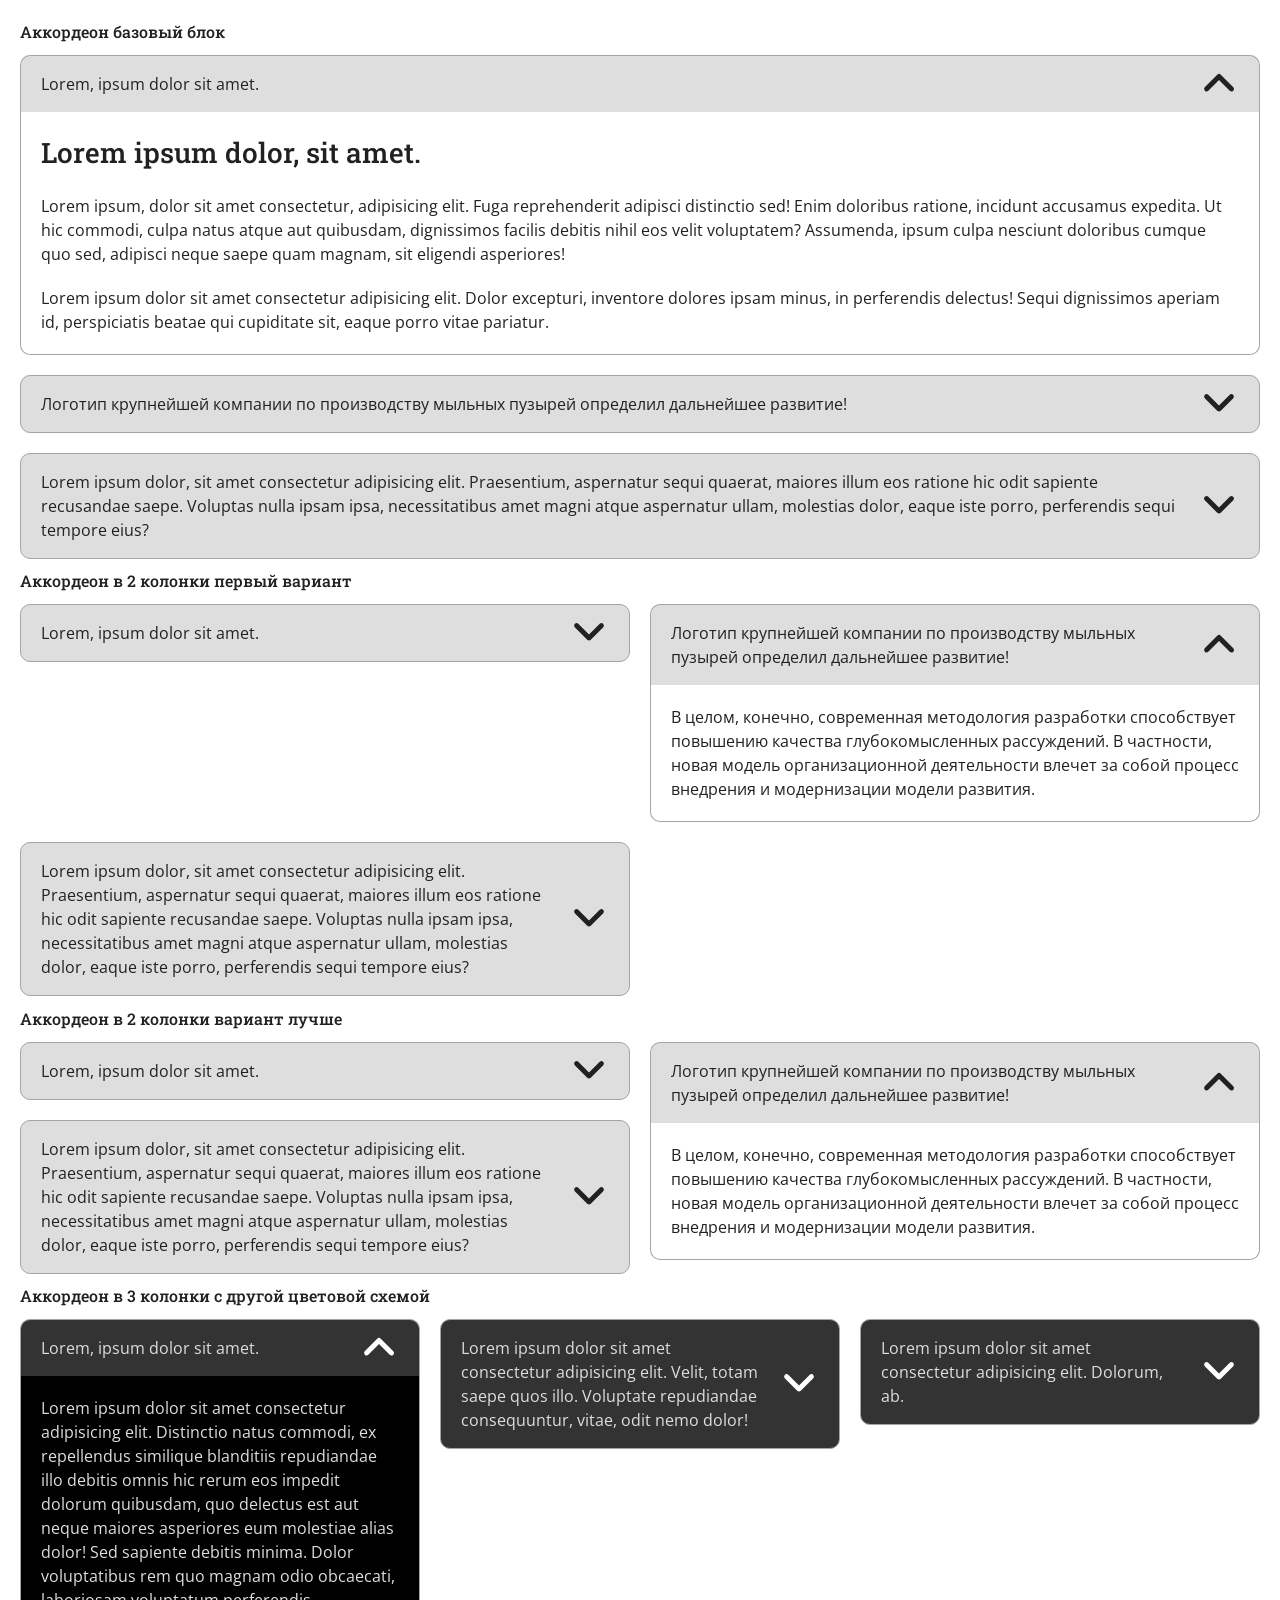
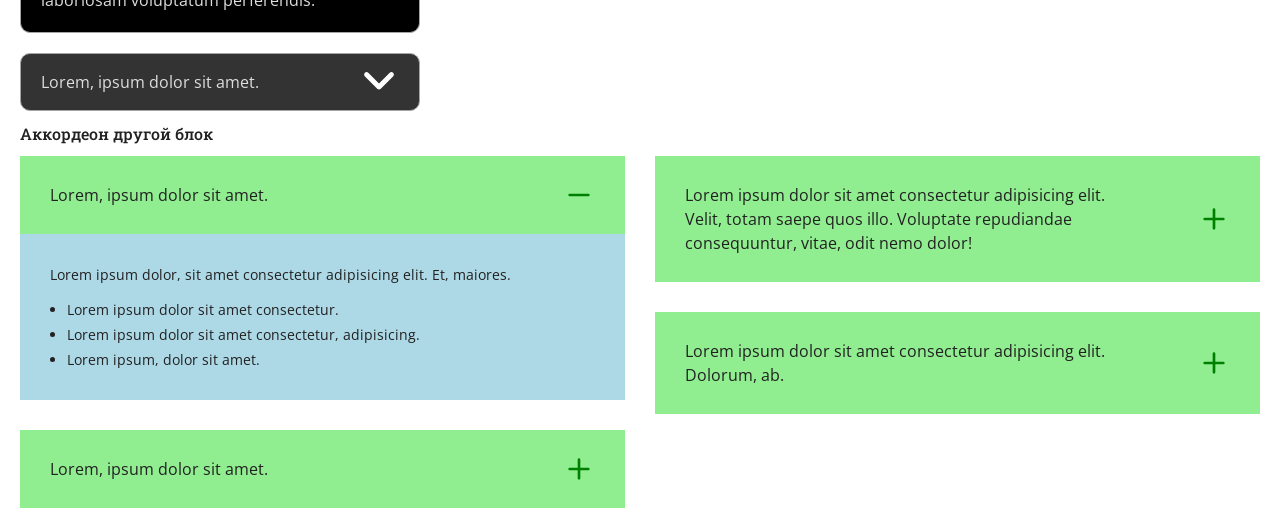
<file: accordion/index.html>
<!DOCTYPE html>
<html lang="en">
<head>
  <title>Accordion</title>
  <meta charset="UTF-8">
  <meta name="viewport" content="width=device-width, initial-scale=1.0">
  <link rel="stylesheet" href="css/normalize.css">
  <link rel="stylesheet" href="css/fonts.css">
  <link rel="stylesheet" href="css/base.css">
  <link rel="stylesheet" href="css/main.css">
  <link rel="stylesheet" href="css/groups.css">
</head>
<body class="p-1ob cq--acc">
  <div class="h1">Аккордеон базовый блок</div>
  <div class="acc-1">
    <details class="acc-1__item" open>
      <summary class="acc-1__head">Lorem, ipsum dolor sit amet.</summary>
      <div class="acc-1__body">
        <h2>Lorem ipsum dolor, sit amet.</h2>
        <p>Lorem ipsum, dolor sit amet consectetur, adipisicing elit. Fuga reprehenderit adipisci distinctio sed! Enim doloribus ratione, incidunt accusamus expedita. Ut hic commodi, culpa natus atque aut quibusdam, dignissimos facilis debitis nihil eos velit voluptatem? Assumenda, ipsum culpa nesciunt doloribus cumque quo sed, adipisci neque saepe quam magnam, sit eligendi asperiores!</p>
        <p>Lorem ipsum dolor sit amet consectetur adipisicing elit. Dolor excepturi, inventore dolores ipsam minus, in perferendis delectus! Sequi dignissimos aperiam id, perspiciatis beatae qui cupiditate sit, eaque porro vitae pariatur.</p>
      </div>
    </details>
    <details class="acc-1__item">
      <summary class="acc-1__head">Логотип крупнейшей компании по производству мыльных пузырей определил дальнейшее развитие!</summary>
      <div class="acc-1__body">В целом, конечно, современная методология разработки способствует повышению качества глубокомысленных рассуждений. В частности, новая модель организационной деятельности влечет за собой процесс внедрения и модернизации модели развития.</div>
    </details>
    <details class="acc-1__item">
      <summary class="acc-1__head">Lorem ipsum dolor, sit amet consectetur adipisicing elit. Praesentium, aspernatur sequi quaerat, maiores illum eos ratione hic odit sapiente recusandae saepe. Voluptas nulla ipsam ipsa, necessitatibus amet magni atque aspernatur ullam, molestias dolor, eaque iste porro, perferendis sequi tempore eius?</summary>
      <div class="acc-1__body">
        <p>Lorem ipsum dolor, sit amet consectetur adipisicing elit. Et, maiores.</p>
        <ul>
          <li>Lorem ipsum dolor sit amet consectetur.</li>
          <li>Lorem ipsum dolor sit amet consectetur, adipisicing.</li>
          <li>Lorem ipsum, dolor sit amet.</li>
        </ul>
        <p>Lorem ipsum dolor sit amet consectetur adipisicing elit. Quidem, fuga!</p>
        <ol>
          <li>Lorem ipsum dolor, sit amet.</li>
          <li>Lorem, ipsum dolor sit amet consectetur.</li>
          <li>Lorem ipsum dolor sit, amet consectetur adipisicing.</li>
        </ol>
      </div>
    </details>
  </div>
  <div class="h1">Аккордеон в 2 колонки первый вариант</div>
  <div class="acc-1 acc-1_col-2">
    <details class="acc-1__item">
      <summary class="acc-1__head">Lorem, ipsum dolor sit amet.</summary>
      <div class="acc-1__body">
        <h2>Lorem ipsum dolor, sit amet.</h2>
        <p>Lorem ipsum, dolor sit amet consectetur, adipisicing elit. Fuga reprehenderit adipisci distinctio sed! Enim doloribus ratione, incidunt accusamus expedita. Ut hic commodi, culpa natus atque aut quibusdam, dignissimos facilis debitis nihil eos velit voluptatem? Assumenda, ipsum culpa nesciunt doloribus cumque quo sed, adipisci neque saepe quam magnam, sit eligendi asperiores!</p>
        <p>Lorem ipsum dolor sit amet consectetur adipisicing elit. Dolor excepturi, inventore dolores ipsam minus, in perferendis delectus! Sequi dignissimos aperiam id, perspiciatis beatae qui cupiditate sit, eaque porro vitae pariatur.</p>
      </div>
    </details>
    <details class="acc-1__item" open>
      <summary class="acc-1__head">Логотип крупнейшей компании по производству мыльных пузырей определил дальнейшее развитие!</summary>
      <div class="acc-1__body">В целом, конечно, современная методология разработки способствует повышению качества глубокомысленных рассуждений. В частности, новая модель организационной деятельности влечет за собой процесс внедрения и модернизации модели развития.</div>
    </details>
    <details class="acc-1__item">
      <summary class="acc-1__head">Lorem ipsum dolor, sit amet consectetur adipisicing elit. Praesentium, aspernatur sequi quaerat, maiores illum eos ratione hic odit sapiente recusandae saepe. Voluptas nulla ipsam ipsa, necessitatibus amet magni atque aspernatur ullam, molestias dolor, eaque iste porro, perferendis sequi tempore eius?</summary>
      <div class="acc-1__body">
        <p>Lorem ipsum dolor, sit amet consectetur adipisicing elit. Et, maiores.</p>
        <ul>
          <li>Lorem ipsum dolor sit amet consectetur.</li>
          <li>Lorem ipsum dolor sit amet consectetur, adipisicing.</li>
          <li>Lorem ipsum, dolor sit amet.</li>
        </ul>
        <p>Lorem ipsum dolor sit amet consectetur adipisicing elit. Quidem, fuga!</p>
        <ol>
          <li>Lorem ipsum dolor, sit amet.</li>
          <li>Lorem, ipsum dolor sit amet consectetur.</li>
          <li>Lorem ipsum dolor sit, amet consectetur adipisicing.</li>
        </ol>
      </div>
    </details>
  </div>
  <div class="h1">Аккордеон в 2 колонки вариант лучше</div>
  <div class="acc-1 acc-1_col-2">
    <div class="acc-1__col">
      <details class="acc-1__item">
        <summary class="acc-1__head">Lorem, ipsum dolor sit amet.</summary>
        <div class="acc-1__body">
          <h2>Lorem ipsum dolor, sit amet.</h2>
          <p>Lorem ipsum, dolor sit amet consectetur, adipisicing elit. Fuga reprehenderit adipisci distinctio sed! Enim doloribus ratione, incidunt accusamus expedita. Ut hic commodi, culpa natus atque aut quibusdam, dignissimos facilis debitis nihil eos velit voluptatem? Assumenda, ipsum culpa nesciunt doloribus cumque quo sed, adipisci neque saepe quam magnam, sit eligendi asperiores!</p>
          <p>Lorem ipsum dolor sit amet consectetur adipisicing elit. Dolor excepturi, inventore dolores ipsam minus, in perferendis delectus! Sequi dignissimos aperiam id, perspiciatis beatae qui cupiditate sit, eaque porro vitae pariatur.</p>
        </div>
      </details>
      <details class="acc-1__item">
        <summary class="acc-1__head">Lorem ipsum dolor, sit amet consectetur adipisicing elit. Praesentium, aspernatur sequi quaerat, maiores illum eos ratione hic odit sapiente recusandae saepe. Voluptas nulla ipsam ipsa, necessitatibus amet magni atque aspernatur ullam, molestias dolor, eaque iste porro, perferendis sequi tempore eius?</summary>
        <div class="acc-1__body">
          <p>Lorem ipsum dolor, sit amet consectetur adipisicing elit. Et, maiores.</p>
          <ul>
            <li>Lorem ipsum dolor sit amet consectetur.</li>
            <li>Lorem ipsum dolor sit amet consectetur, adipisicing.</li>
            <li>Lorem ipsum, dolor sit amet.</li>
          </ul>
          <p>Lorem ipsum dolor sit amet consectetur adipisicing elit. Quidem, fuga!</p>
          <ol>
            <li>Lorem ipsum dolor, sit amet.</li>
            <li>Lorem, ipsum dolor sit amet consectetur.</li>
            <li>Lorem ipsum dolor sit, amet consectetur adipisicing.</li>
          </ol>
        </div>
      </details>
    </div>
    <div class="acc-1__col">
      <details class="acc-1__item" open>
        <summary class="acc-1__head">Логотип крупнейшей компании по производству мыльных пузырей определил дальнейшее развитие!</summary>
        <div class="acc-1__body">В целом, конечно, современная методология разработки способствует повышению качества глубокомысленных рассуждений. В частности, новая модель организационной деятельности влечет за собой процесс внедрения и модернизации модели развития.</div>
      </details>
    </div>
  </div>
  <div class="h1">Аккордеон в 3 колонки с другой цветовой схемой</div>
  <div class="acc-1 acc-1_col-3 acc-1_dark">
    <div class="acc-1__col">
      <details class="acc-1__item" open>
        <summary class="acc-1__head">Lorem, ipsum dolor sit amet.</summary>
        <div class="acc-1__body">Lorem ipsum dolor sit amet consectetur adipisicing elit. Distinctio natus commodi, ex repellendus similique blanditiis repudiandae illo debitis omnis hic rerum eos impedit dolorum quibusdam, quo delectus est aut neque maiores asperiores eum molestiae alias dolor! Sed sapiente debitis minima. Dolor voluptatibus rem quo magnam odio obcaecati, laboriosam voluptatum perferendis.</div>
      </details>
      <details class="acc-1__item">
        <summary class="acc-1__head">Lorem, ipsum dolor sit amet.</summary>
        <div class="acc-1__body">Lorem ipsum dolor sit amet consectetur adipisicing elit. Distinctio natus commodi, ex repellendus similique blanditiis repudiandae illo debitis omnis hic rerum eos impedit dolorum quibusdam, quo delectus est aut neque maiores asperiores eum molestiae alias dolor! Sed sapiente debitis minima. Dolor voluptatibus rem quo magnam odio obcaecati, laboriosam voluptatum perferendis.</div>
      </details>
    </div>
    <div class="acc-1__col">
      <details class="acc-1__item">
        <summary class="acc-1__head">Lorem ipsum dolor sit amet consectetur adipisicing elit. Velit, totam saepe quos illo. Voluptate repudiandae consequuntur, vitae, odit nemo dolor!</summary>
        <div class="acc-1__body">Lorem ipsum dolor sit amet consectetur adipisicing elit. Quidem minima corrupti at facere eaque quo, error cumque ad voluptatem ducimus modi consequuntur! Eos, modi nihil tenetur et dignissimos, ullam doloribus.</div>
      </details>
    </div>
    <div class="acc-1__col">
      <details class="acc-1__item">
        <summary class="acc-1__head">Lorem ipsum dolor sit amet consectetur adipisicing elit. Dolorum, ab.</summary>
        <div class="acc-1__body  bg-color-green">Lorem, ipsum dolor sit amet consectetur adipisicing elit. Vero ullam nemo consectetur deserunt, temporibus ducimus reiciendis odit quasi exercitationem et. Iusto doloribus optio quis aspernatur. Reiciendis atque voluptatum, incidunt in ipsam, totam perferendis, a illo dolore quo alias harum quis.</div>
      </details>
    </div>
  </div>
  <div class="h1">Аккордеон другой блок</div>
  <div class="acc-2 acc-2_col-2">
    <div class="acc-2__col">
      <details class="acc-2__item" open>
        <summary class="acc-2__head">Lorem, ipsum dolor sit amet.</summary>
        <div class="acc-2__body">
          <p>Lorem ipsum dolor, sit amet consectetur adipisicing elit. Et, maiores.</p>
          <ul>
            <li>Lorem ipsum dolor sit amet consectetur.</li>
            <li>Lorem ipsum dolor sit amet consectetur, adipisicing.</li>
            <li>Lorem ipsum, dolor sit amet.</li>
          </ul>
        </div>
      </details>
      <details class="acc-2__item">
        <summary class="acc-2__head">Lorem, ipsum dolor sit amet.</summary>
        <div class="acc-2__body">Lorem ipsum dolor sit amet consectetur adipisicing elit. Distinctio natus commodi, ex repellendus similique blanditiis repudiandae illo debitis omnis hic rerum eos impedit dolorum quibusdam, quo delectus est aut neque maiores asperiores eum molestiae alias dolor! Sed sapiente debitis minima. Dolor voluptatibus rem quo magnam odio obcaecati, laboriosam voluptatum perferendis.</div>
      </details>
    </div>
    <div class="acc-2__col">
      <details class="acc-2__item">
        <summary class="acc-2__head">Lorem ipsum dolor sit amet consectetur adipisicing elit. Velit, totam saepe quos illo. Voluptate repudiandae consequuntur, vitae, odit nemo dolor!</summary>
        <div class="acc-2__body">
          <h2>Lorem ipsum dolor, sit amet.</h2>
          <p>Lorem ipsum, dolor sit amet consectetur, adipisicing elit. Fuga reprehenderit adipisci distinctio sed! Enim doloribus ratione, incidunt accusamus expedita. Ut hic commodi, culpa natus atque aut quibusdam, dignissimos facilis debitis nihil eos velit voluptatem? Assumenda, ipsum culpa nesciunt doloribus cumque quo sed, adipisci neque saepe quam magnam, sit eligendi asperiores!</p>
        </div>
      </details>
      <details class="acc-2__item">
        <summary class="acc-2__head">Lorem ipsum dolor sit amet consectetur adipisicing elit. Dolorum, ab.</summary>
        <div class="acc-2__body">Lorem, ipsum dolor sit amet consectetur adipisicing elit. Vero ullam nemo consectetur deserunt, temporibus ducimus reiciendis odit quasi exercitationem et. Iusto doloribus optio quis aspernatur. Reiciendis atque voluptatum, incidunt in ipsam, totam perferendis, a illo dolore quo alias harum quis.</div>
      </details>
    </div>
  </div>
</body>
</html>
</file>
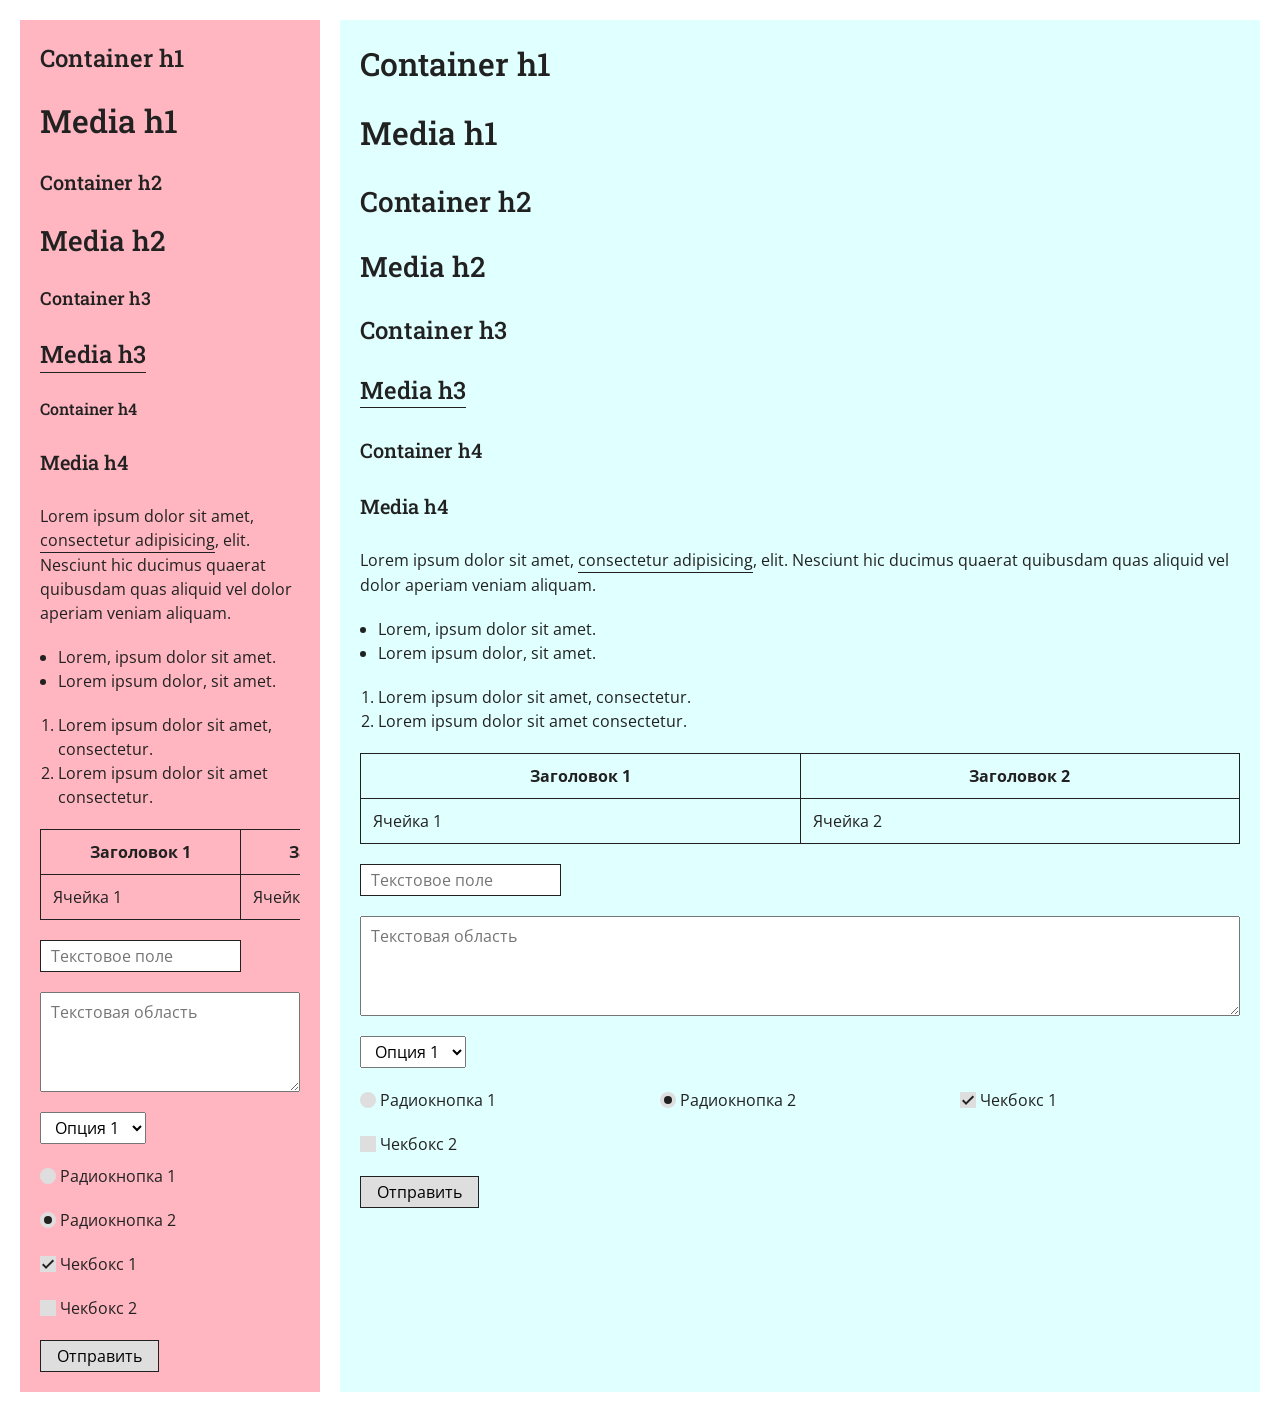
<file: acss/index.html>
<!DOCTYPE html>
<html lang="en">
<head>
	<meta charset="UTF-8">
	<meta name="viewport" content="width=device-width, initial-scale=1.0">
	<title>ACSS Example</title>
  <link rel="stylesheet" href="css/normalize.css">
  <link rel="stylesheet" href="css/fonts.css">
  <link rel="stylesheet" href="css/base.css">
  <link rel="stylesheet" href="css/main.css">
  <link rel="stylesheet" href="css/groups.css">
</head>
<body class="p-1ob">
  <div class="grid-main">
    <aside class="grid-main__aside aside cq--h">
    	<h1 class="h1">Container h1</h1>
    	<h1>Media h1</h1>
    	<h2 class="h2">Container h2</h2>
    	<h2>Media h2</h2>
    	<h3 class="h3">Container h3</h3>
    	<h3><a href="#">Media h3</a></h3>
    	<h4 class="h4">Container h4</h4>
    	<h4>Media h4</h4>
    	<p>Lorem ipsum dolor sit amet, <a href="#">consectetur adipisicing</a>, elit. Nesciunt hic ducimus quaerat quibusdam quas aliquid vel dolor aperiam veniam aliquam.</p>
    	<ul>
    		<li>Lorem, ipsum dolor sit amet.</li>
    		<li>Lorem ipsum dolor, sit amet.</li>
    	</ul>
    	<ol>
    		<li>Lorem ipsum dolor sit amet, consectetur.</li>
    		<li>Lorem ipsum dolor sit amet consectetur.</li>
    	</ol>
    	<div class="overflow-auto">
	    	<table class="min-w-400px">
	    		<tr>
	    			<th>Заголовок 1</th>
	    			<th>Заголовок 2</th>
	    		</tr>
	    		<tr>
	    			<td>Ячейка 1</td>
	    			<td>Ячейка 2</td>
	    		</tr>
	    	</table>
    	</div>
    	<form class="layout-250 flex-column-gap-1ob ai-start" action="#" method="post">
    		<input name="text" type="text" placeholder="Текстовое поле">
    		<textarea name="comment" placeholder="Текстовая область"></textarea>
    		<select name="select">
    			<option value="option-1">Опция 1</option>
    			<option value="option-2">Опция 2</option>
    			<option value="option-3">Опция 3</option>
    		</select>
    		<div class="layout-250__cols-4 as-stretch">
	    		<input id="radio-1" type="radio" name="radio" value="value-radio-1">
	  			<label for="radio-1">Радиокнопка 1</label>
	  			<input id="radio-2" type="radio" name="radio" value="value-radio-2" checked>
	  			<label for="radio-2">Радиокнопка 2</label>
	    		<input id="checkbox-1" type="checkbox" name="checkbox-section1[]" value="value-checkbox-1" checked>
  				<label for="checkbox-1">Чекбокс 1</label>
  				<input id="checkbox-2" type="checkbox" name="checkbox-section1[]" value="value-checkbox-2">
  				<label for="checkbox-2">Чекбокс 2</label>
    		</div>
    		<input type="submit" value="Отправить">
    	</form>
    </aside>
    <main class="grid-main__main main cq--h">
    	<h1 class="h1">Container h1</h1>
    	<h1>Media h1</h1>
    	<h2 class="h2">Container h2</h2>
    	<h2>Media h2</h2>
    	<h3 class="h3">Container h3</h3>
    	<h3><a href="#">Media h3</a></h3>
    	<h4 class="h4">Container h4</h4>
    	<h4>Media h4</h4>
    	<p>Lorem ipsum dolor sit amet, <a href="#">consectetur adipisicing</a>, elit. Nesciunt hic ducimus quaerat quibusdam quas aliquid vel dolor aperiam veniam aliquam.</p>
    	<ul>
    		<li>Lorem, ipsum dolor sit amet.</li>
    		<li>Lorem ipsum dolor, sit amet.</li>
    	</ul>
    	<ol>
    		<li>Lorem ipsum dolor sit amet, consectetur.</li>
    		<li>Lorem ipsum dolor sit amet consectetur.</li>
    	</ol>
    	<div class="overflow-auto my-1dot25em">
	    	<table class="min-w-400px">
	    		<tr>
	    			<th>Заголовок 1</th>
	    			<th>Заголовок 2</th>
	    		</tr>
	    		<tr>
	    			<td>Ячейка 1</td>
	    			<td>Ячейка 2</td>
	    		</tr>
	    	</table>
    	</div>
    	<form class="layout-250 flex-column-gap-1ob ai-start" action="#" method="post">
    		<input name="text" type="text" placeholder="Текстовое поле">
    		<textarea name="comment" placeholder="Текстовая область"></textarea>
    		<select name="select">
    			<option value="option-1">Опция 1</option>
    			<option value="option-2">Опция 2</option>
    			<option value="option-3">Опция 3</option>
    		</select>
    		<div class="layout-250__cols-4 as-stretch">
	    		<input id="radio-3" type="radio" name="radio" value="value-radio-1">
	  			<label for="radio-3">Радиокнопка 1</label>
	  			<input id="radio-4" type="radio" name="radio" value="value-radio-2" checked>
	  			<label for="radio-4">Радиокнопка 2</label>
	    		<input id="checkbox-5" type="checkbox" name="checkbox-section1[]" value="value-checkbox-1" checked>
  				<label for="checkbox-5">Чекбокс 1</label>
  				<input id="checkbox-6" type="checkbox" name="checkbox-section1[]" value="value-checkbox-2">
  				<label for="checkbox-6">Чекбокс 2</label>
    		</div>
    		<input type="submit" value="Отправить">
    	</form>
    </main>
  </div>
</body>
</html>
</file>
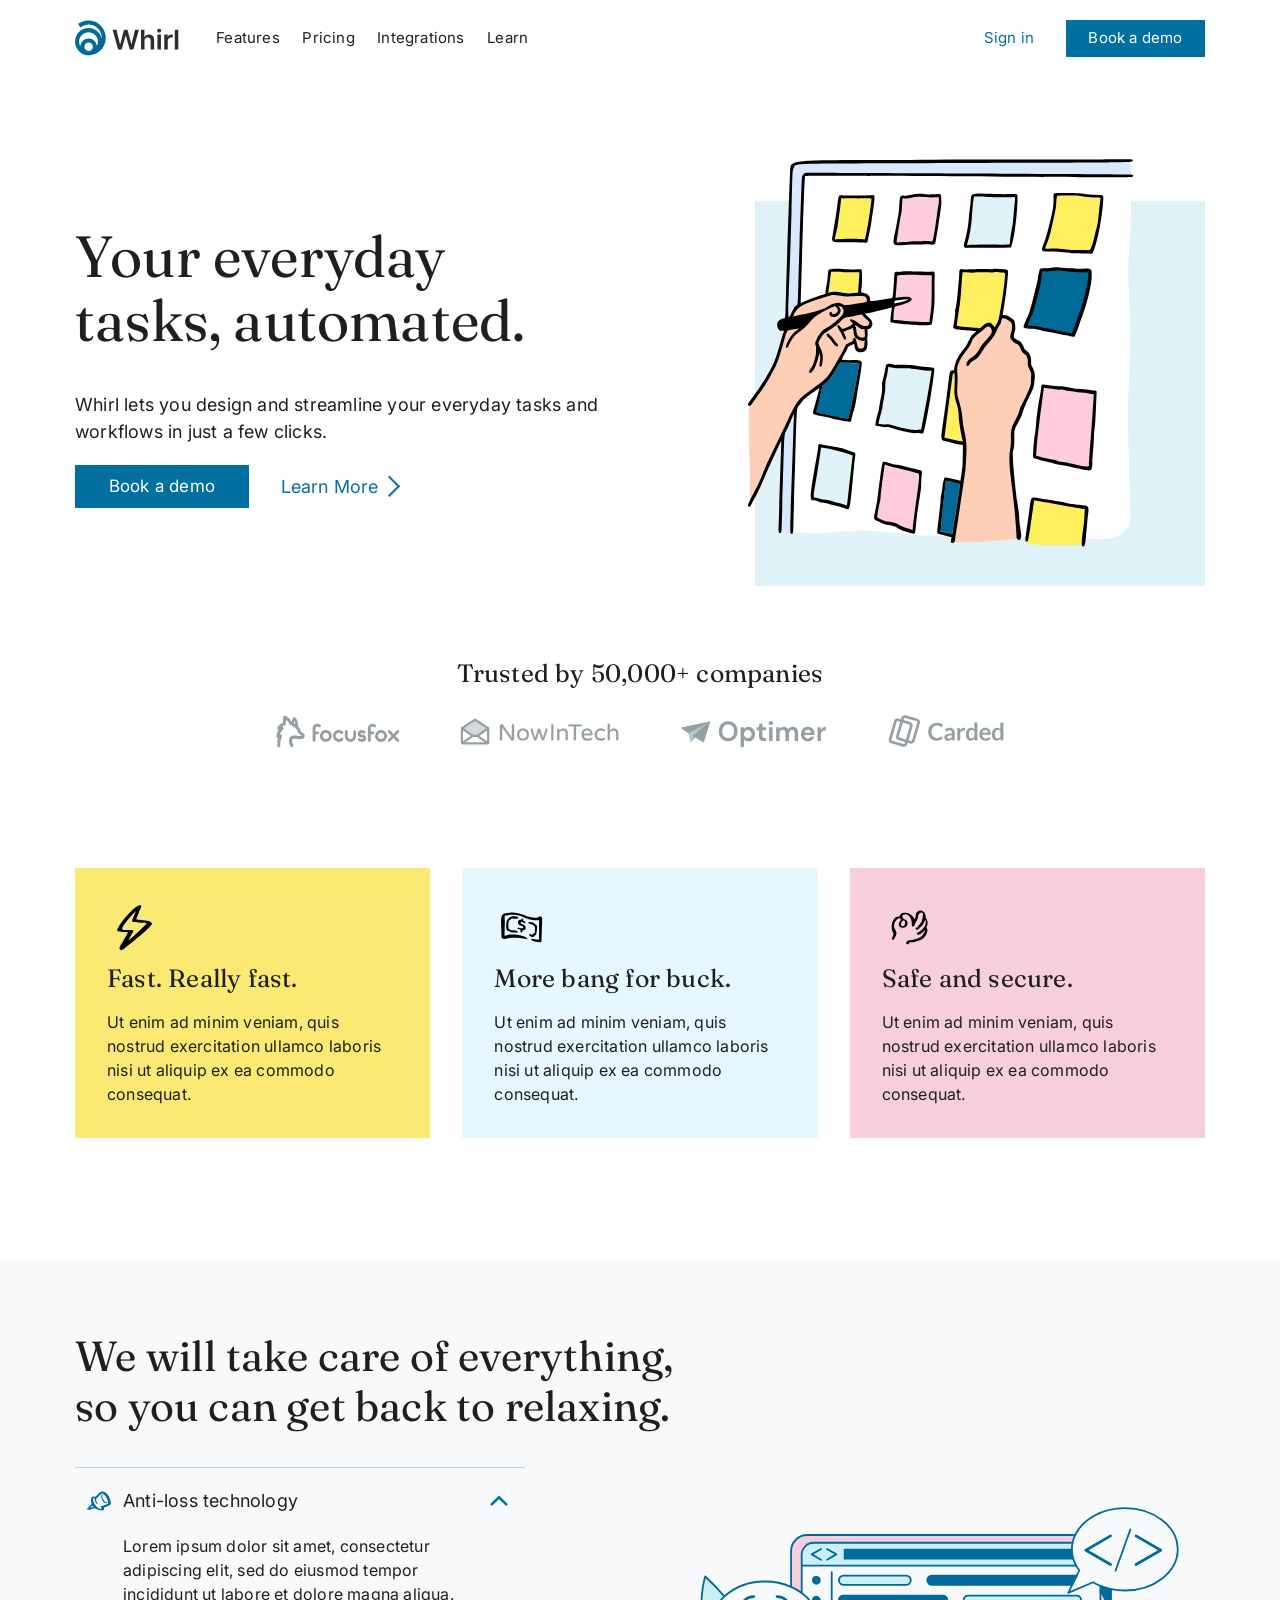
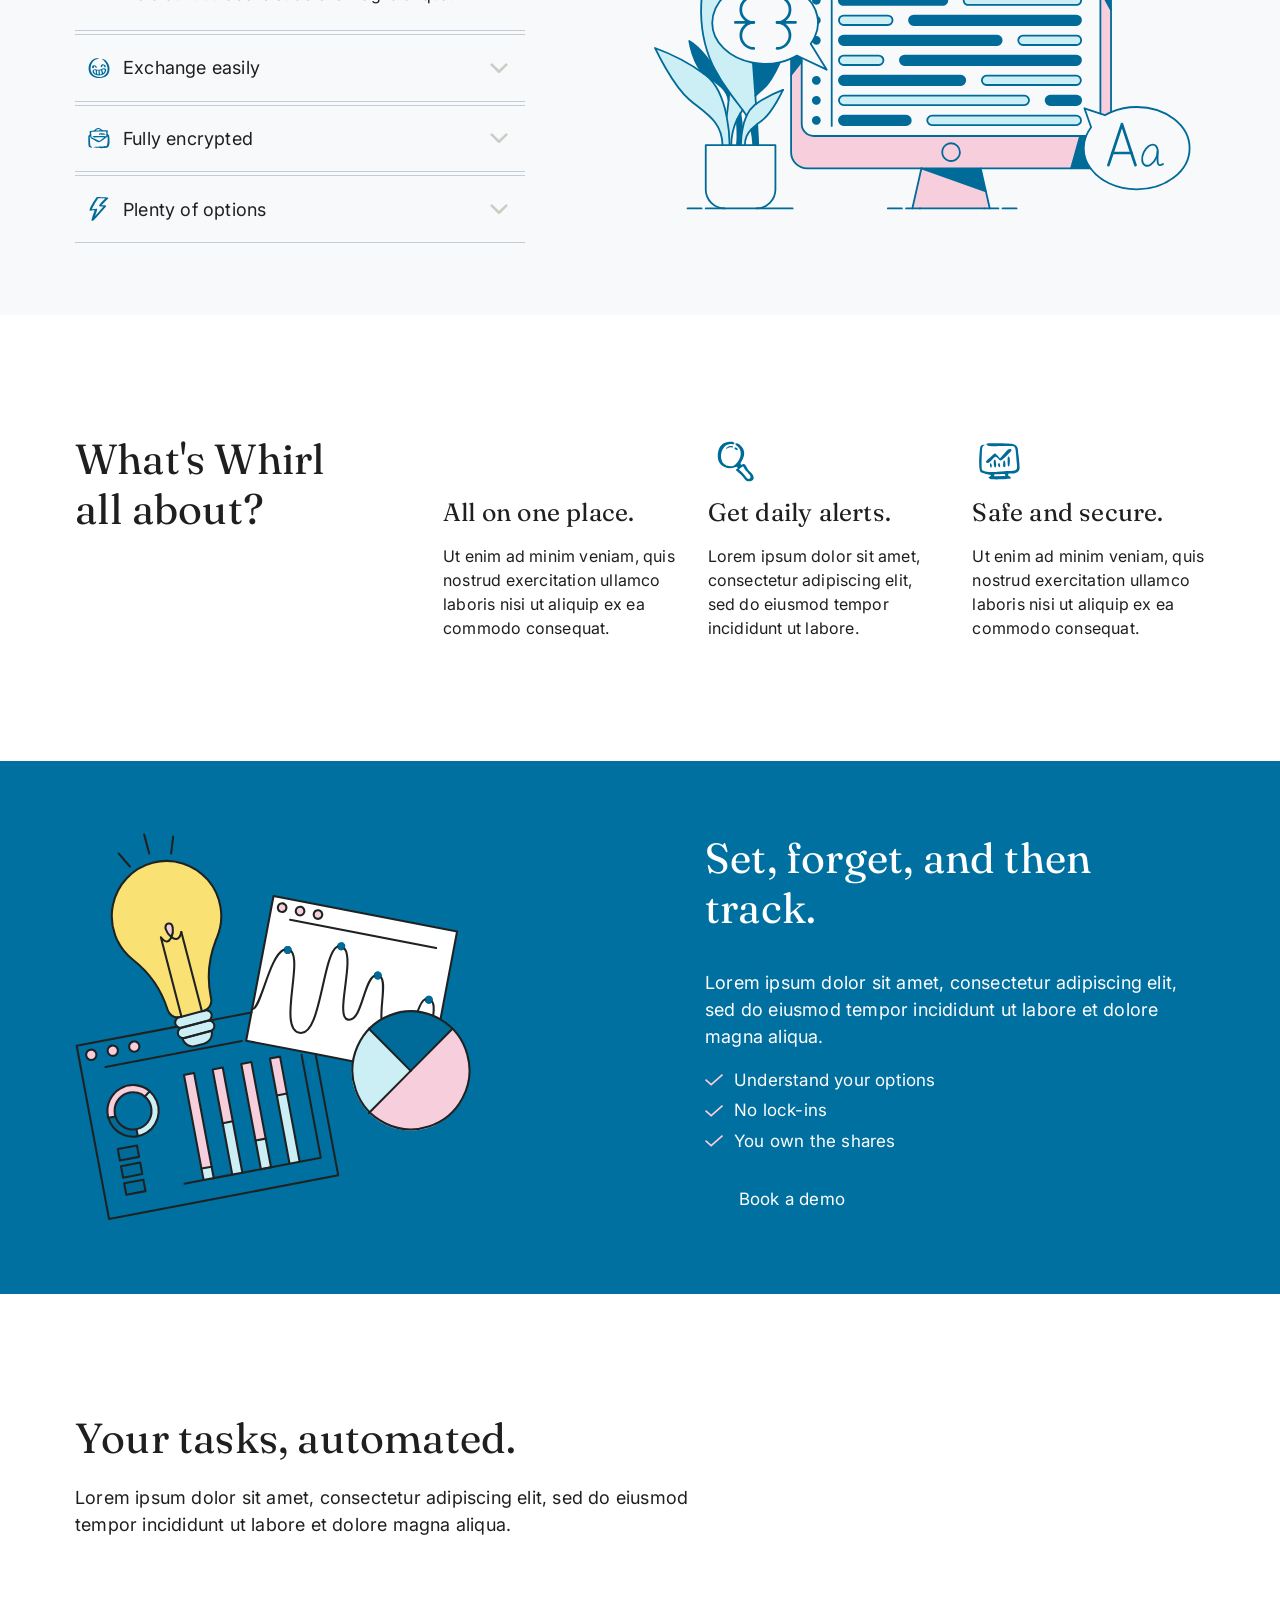
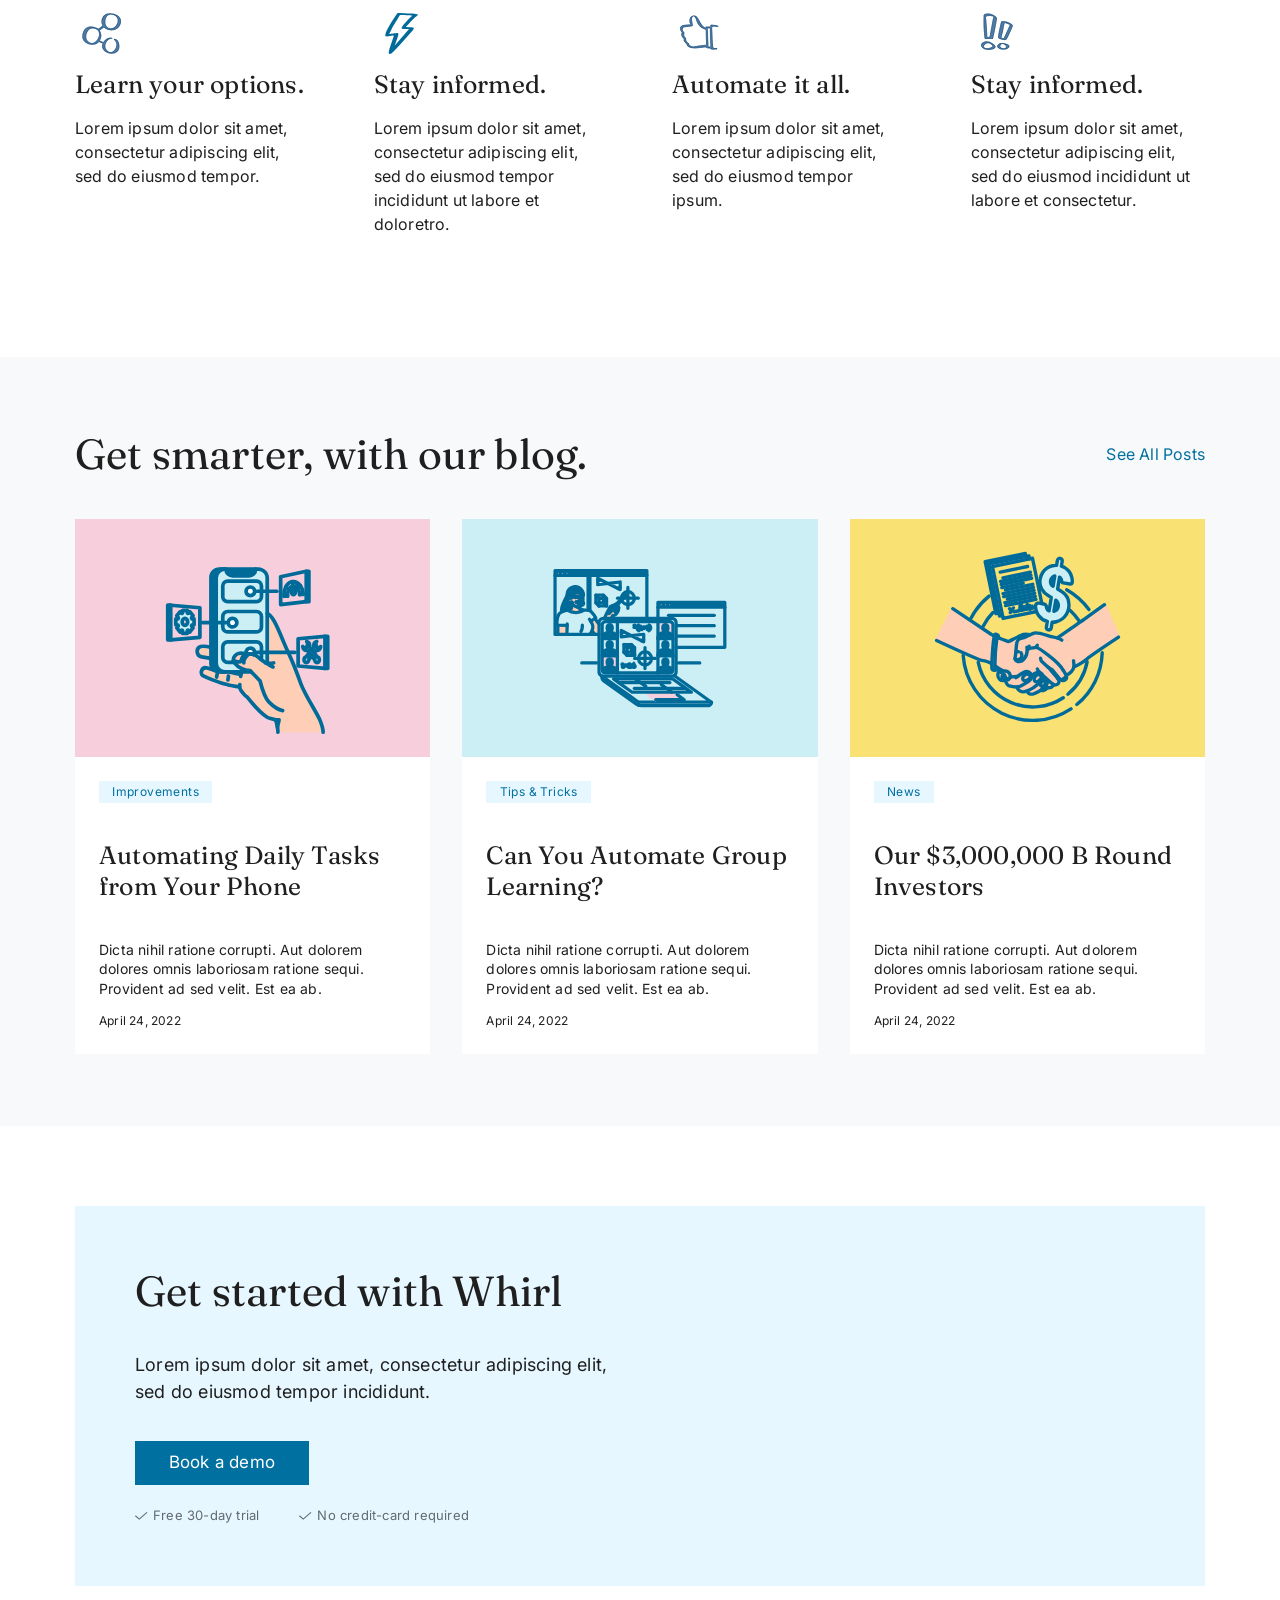
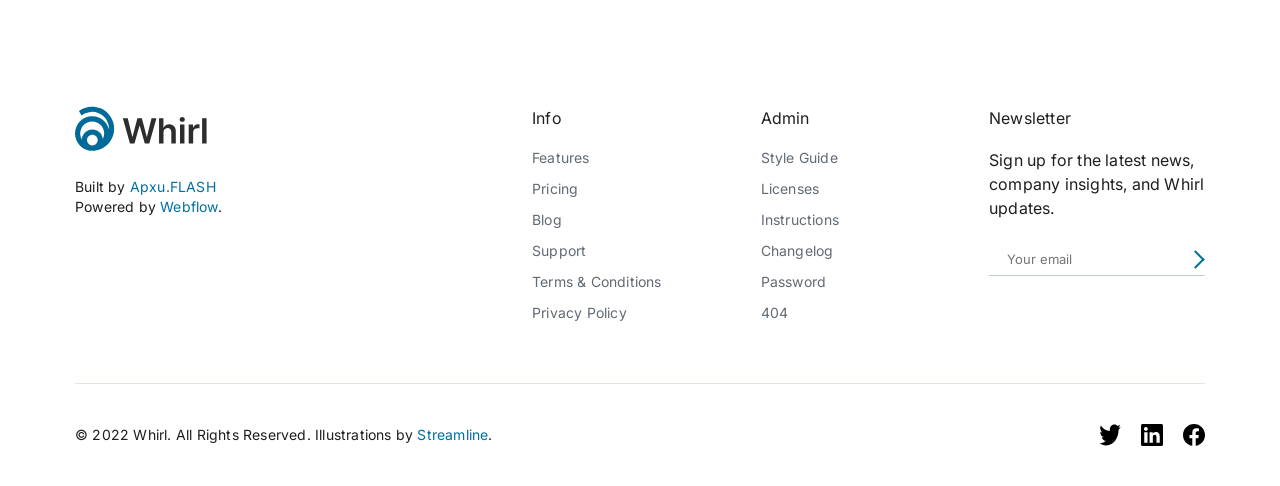
<file: easy-layout/index.html>
<!DOCTYPE html>
<html lang="en">
<head>
	<meta charset="UTF-8">
	<meta name="viewport" content="width=device-width, initial-scale=1.0">
	<title>Easy Layout</title>
  <link rel="stylesheet" href="css/normalize.css">
  <link rel="stylesheet" href="css/fonts.css">
  <link rel="stylesheet" href="css/base.css">
  <link rel="stylesheet" href="css/main.css">
  <link rel="stylesheet" href="css/groups.css">
</head>
<body class="cq--container">
	<header class="header container">
		<a class="header__logo logo" href="#">
			<img class="logo__img" src="img/logo.svg" alt="Whirl">
		</a>
		<nav class="header__nav">
			<ul class="menu-1">
				<li><a href="#">Features</a></li>
				<li><a href="#">Pricing</a></li>
				<li><a href="#">Integrations</a></li>
				<li><a href="#">Learn</a></li>
			</ul>
		</nav>
		<div class="header__btns">
			<a href="#" class="header__btn btn-2">Sign in</a>
			<a href="#" class="header__btn btn-1"><span>Book a demo</span></a>
		</div>
	</header>
	<main class="main cq--container">
		<section class="container py-0dot6os cq--banners">
			<div class="banners">
				<div class="banner banner_bg-1 py-1">
					<div class="banner__content">
						<h1>Your everyday tasks, automated.</h1>
						<p>Whirl lets you design and streamline your everyday tasks and workflows in just a few clicks.</p>
						<div class="banner__btns">
							<a href="#" class="btn-1"><span>Book a demo</span></a>
							<a href="#" class="btn-3">Learn More</a>
						</div>
					</div>
				</div>
			</div>
		</section>
		<div class="container">
			<div class="h3-media h3_ss text-center">Trusted by 50,000+ companies</div>
			<div class="flex-row-gap-20px-60px flex-center-center">
				<img src="img/gl-4-1.svg" alt="">
				<img src="img/gl-4-2.svg" alt="">
				<img src="img/gl-4-3.svg" alt="">
				<img src="img/gl-4-4.svg" alt="">
			</div>
		</div>
		<div class="container py-1os layout-350">
			<ul class="list-graphic-1 list-graphic-1_overlay gap-4-to-3 layout-350__cols-3">
        <li class="list-graphic-1__item_bg-1">
        	<img class="list-graphic-1__img" src="img/gl-1-1.svg" alt="">
          <div class="list-graphic-1__content">
            <div class="list-graphic-1__h h3-media">Fast. Really fast.</div>
            <p>Ut enim ad minim veniam, quis nostrud exercitation ullamco laboris nisi ut aliquip ex ea commodo consequat.</p>
          </div>
        </li>
        <li>
        	<img class="list-graphic-1__img" src="img/gl-1-2.svg" alt="">
          <div class="list-graphic-1__content">
            <div class="list-graphic-1__h h3-media">More bang for buck.</div>
            <p>Ut enim ad minim veniam, quis nostrud exercitation ullamco laboris nisi ut aliquip ex ea commodo consequat.</p>
          </div>
        </li>
        <li class="list-graphic-1__item_bg-2">
          <img class="list-graphic-1__img" src="img/gl-1-3.svg" alt="">
          <div class="list-graphic-1__content">
            <div class="list-graphic-1__h h3-media">Safe and secure.</div>
            <p>Ut enim ad minim veniam, quis nostrud exercitation ullamco laboris nisi ut aliquip ex ea commodo consequat.</p>
          </div>
        </li>
      </ul>
		</div>
		<section class="container py-0dot6os bg-color-light-gray cq--banners">
			<h2>We will take care of everything,<br> so you can get back to relaxing.</h2>
			<div class="banner banner_bg-2 banner_bg-acc">
				<div class="banner__content max-w-450px">
					<div class="acc-1">
				    <details class="acc-1__item" open>
				      <summary class="acc-1__head acc-1__head_bg-1">Anti-loss technology</summary>
				      <div class="acc-1__body">
				        <p>Lorem ipsum dolor sit amet, consectetur adipiscing elit, sed do eiusmod tempor incididunt ut labore et dolore magna aliqua.</p>
				      </div>
				    </details>
				    <details class="acc-1__item">
				      <summary class="acc-1__head acc-1__head_bg-2">Exchange easily</summary>
				      <div class="acc-1__body">
				        <p>Lorem ipsum dolor sit amet, consectetur adipiscing elit, sed do eiusmod tempor incididunt ut labore et dolore magna aliqua.</p>
				      </div>
				    </details>
				    <details class="acc-1__item">
				      <summary class="acc-1__head acc-1__head_bg-3">Fully encrypted</summary>
				      <div class="acc-1__body">
				        <p>Lorem ipsum dolor sit amet, consectetur adipiscing elit, sed do eiusmod tempor incididunt ut labore et dolore magna aliqua.</p>
				      </div>
				    </details>
				    <details class="acc-1__item">
				      <summary class="acc-1__head acc-1__head_bg-4">Plenty of options</summary>
				      <div class="acc-1__body">
				        <p>Lorem ipsum dolor sit amet, consectetur adipiscing elit, sed do eiusmod tempor incididunt ut labore et dolore magna aliqua.</p>
				      </div>
				    </details>
				  </div>
				</div>
			</div>
		</section>
		<section class="container py-1os cq--tile-1">
			<div class="tile-1 tile-1_horizontal">
				<div class="tile-1__h-text">
					<h2 class="h2-media">What's Whirl all about?</h2>
					<!-- Вдруг тут ещё будет абзац текста -->
				</div>
				<div class="tile-1__content layout-223">
					<ul class="list-graphic-1 gap-4-to-3 layout-223__cols-3">
		        <li>
		        	<img class="list-graphic-1__img" src="img/gl-2-1.svg" alt="">
		          <div class="list-graphic-1__content">
		            <div class="list-graphic-1__h h3-media">All on one place.</div>
		            <p>Ut enim ad minim veniam, quis nostrud exercitation ullamco laboris nisi ut aliquip ex ea commodo consequat.</p>
		          </div>
		        </li>
		        <li>
		        	<img class="list-graphic-1__img" src="img/gl-2-2.svg" alt="">
		          <div class="list-graphic-1__content">
		            <div class="list-graphic-1__h h3-media">Get daily alerts.</div>
		            <p>Lorem ipsum dolor sit amet, consectetur adipiscing elit, sed do eiusmod tempor incididunt ut labore.</p>
		          </div>
		        </li>
		        <li>
		          <img class="list-graphic-1__img" src="img/gl-2-3.svg" alt="">
		          <div class="list-graphic-1__content">
		            <div class="list-graphic-1__h h3-media">Safe and secure.</div>
		            <p>Ut enim ad minim veniam, quis nostrud exercitation ullamco laboris nisi ut aliquip ex ea commodo consequat.</p>
		          </div>
		        </li>
		      </ul>
				</div>
			</div>
		</section>
		<section class="container py-0dot6os bg-color-3 color-2 cq--banners">
			<div class="banner banner_reverse banner_bg-3">
				<div class="banner__content max-w-500px">
					<h2>Set, forget, and then track.</h2>
					<p>Lorem ipsum dolor sit amet, consectetur adipiscing elit, sed do eiusmod tempor incididunt ut labore et dolore magna aliqua.</p>
					<ul>
						<li>Understand your options</li>
						<li>No lock-ins</li>
						<li>You own the shares</li>
					</ul>
					<div class="banner__btns mt-24px">
						<a href="#" class="btn-1"><span>Book a demo</span></a>
					</div>
				</div>
			</div>
		</section>
		<section class="container py-1os">
			<div class="tile-1">
				<div class="tile-1__h-text">
					<h2 class="h2-media">Your tasks, automated.</h2>
					<p>Lorem ipsum dolor sit amet, consectetur adipiscing elit, sed do eiusmod tempor incididunt ut labore et dolore magna aliqua.</p>
				</div>
				<div class="tile-1__content layout-223">
					<ul class="list-graphic-1 c-gap-64px layout-223__cols-4">
		        <li>
		        	<img class="list-graphic-1__img" src="img/gl-3-1.png" alt="">
		          <div class="list-graphic-1__content">
		            <div class="list-graphic-1__h h3-media">Learn your options.</div>
		            <p>Lorem ipsum dolor sit amet, consectetur adipiscing elit, sed do eiusmod tempor.</p>
		          </div>
		        </li>
		        <li>
		        	<img class="list-graphic-1__img" src="img/gl-3-2.svg" alt="">
		          <div class="list-graphic-1__content">
		            <div class="list-graphic-1__h h3-media">Stay informed.</div>
		            <p>Lorem ipsum dolor sit amet, consectetur adipiscing elit, sed do eiusmod tempor incididunt ut labore et doloretro.</p>
		          </div>
		        </li>
		        <li>
		          <img class="list-graphic-1__img" src="img/gl-3-3.png" alt="">
		          <div class="list-graphic-1__content">
		            <div class="list-graphic-1__h h3-media">Automate it all.</div>
		            <p>Lorem ipsum dolor sit amet, consectetur adipiscing elit, sed do eiusmod tempor ipsum.</p>
		          </div>
		        </li>
		        <li>
		          <img class="list-graphic-1__img" src="img/gl-3-4.png" alt="">
		          <div class="list-graphic-1__content">
		            <div class="list-graphic-1__h h3-media">Stay informed.</div>
		            <p>Lorem ipsum dolor sit amet, consectetur adipiscing elit, sed do eiusmod incididunt ut labore et consectetur.</p>
		          </div>
		        </li>
		      </ul>
				</div>
			</div>
		</section>
		<section class="container py-0dot6os bg-color-light-gray cq--tile-2">
			<div class="text-between mb-40px">
				<h2 class="mb-0">Get smarter, with our blog.</h2>
				<a class="color-3" href="#">See All Posts</a>
			</div>
			<div class="tile-2">
				<div class="tile-2__item">
					<a class="tile-2__link-img" href="#">
						<img class="tile-2__img" src="img/tile-1-1.svg" alt="">
					</a>
					<div class="tile-2__content">
						<div class="tile-2__tag">Improvements</div>
						<div class="h3-media">Automating Daily Tasks from Your Phone</div>
						<p>Dicta nihil ratione corrupti. Aut dolorem dolores omnis laboriosam ratione sequi. Provident ad sed velit. Est ea ab.</p>
						<div class="tile-2__date">April 24, 2022</div>
					</div>
				</div>
				<div class="tile-2__item">
					<a class="tile-2__link-img" href="#">
						<img class="tile-2__img" src="img/tile-1-2.svg" alt="">
					</a>
					<div class="tile-2__content">
						<div class="tile-2__tag">Tips &amp; Tricks</div>
						<div class="h3-media">Can You Automate Group Learning?</div>
						<p>Dicta nihil ratione corrupti. Aut dolorem dolores omnis laboriosam ratione sequi. Provident ad sed velit. Est ea ab.</p>
						<div class="tile-2__date">April 24, 2022</div>
					</div>
				</div>
				<div class="tile-2__item">
					<a class="tile-2__link-img" href="#">
						<img class="tile-2__img" src="img/tile-1-3.svg" alt="">
					</a>
					<div class="tile-2__content">
						<div class="tile-2__tag">News</div>
						<div class="h3-media">Our $3,000,000 B Round Investors</div>
						<p>Dicta nihil ratione corrupti. Aut dolorem dolores omnis laboriosam ratione sequi. Provident ad sed velit. Est ea ab.</p>
						<div class="tile-2__date">April 24, 2022</div>
					</div>
				</div>
			</div>
		</section>
		<div class="container py-2os-to-3">
			<div class="overlay-1">
				<div class="max-w-500px">
					<div class="h2-media">Get started with Whirl</div>
					<p class="mb-2em">Lorem ipsum dolor sit amet, consectetur adipiscing elit, sed do eiusmod tempor incididunt.</p>
					<a class="btn-1 mb-1dot2em" href="#"><span>Book a demo</span></a>
					<ul class="list-marker-1 list-marker-1_row">
						<li>Free 30-day trial</li>
						<li>No credit-card required</li>
					</ul>
				</div>
			</div>
		</div>
	</main>
	<footer class="footer container">
		<div class="footer__item footer__item_col-2-lg">
			<a class="footer__logo logo" href="#">
				<img class="logo__img logo__img-footer" src="img/logo.svg" alt="Whirl">
			</a>
			<span class="footer__text">
				Built by <a href="#">Apxu.FLASH</a><br>
				Powered by <a href="#">Webflow</a>.
			</span>
		</div>
		<div class="footer__item">
			<div class="footer__h">Info</div>
			<div class="footer__menu">
				<a href="#">Features</a>
				<a href="#">Pricing</a>
				<a href="#">Blog</a>
				<a href="#">Support</a>
				<a href="#">Terms &amp; Conditions</a>
				<a href="#">Privacy Policy</a>
			</div>
		</div>
		<div class="footer__item">
			<div class="footer__h">Admin</div>
			<div class="footer__menu">
				<a href="#">Style Guide</a>
				<a href="#">Licenses</a>
				<a href="#">Instructions</a>
				<a href="#">Changelog</a>
				<a href="#">Password</a>
				<a href="#">404</a>
			</div>
		</div>
		<div class="footer__item footer__item_subscribe">
			<div class="footer__h">Newsletter</div>
			<p class="mb-1ob">Sign up for the latest news, company insights, and Whirl updates.</p>
			<form class="form-subscribe" action="#" method="post">
				<input type="email" name="email" placeholder="Your email">
				<button type="submit">Subscribe</button>
			</form>
		</div>
		<div class="footer__copy">
			<span class="footer__text">© 2022 Whirl. All Rights Reserved. Illustrations by <a href="#">Streamline</a>.</span>
			<div class="footer__social social">
				<a class="social__item" href="#"><img class="social__img" src="img/soc-tw.svg" alt=""></a>
				<a class="social__item" href="#"><img class="social__img" src="img/soc-in.svg" alt=""></a>
				<a class="social__item" href="#"><img class="social__img" src="img/soc-fb.svg" alt=""></a>
			</div>
		</div>
	</footer>
</body>
</html>
</file>
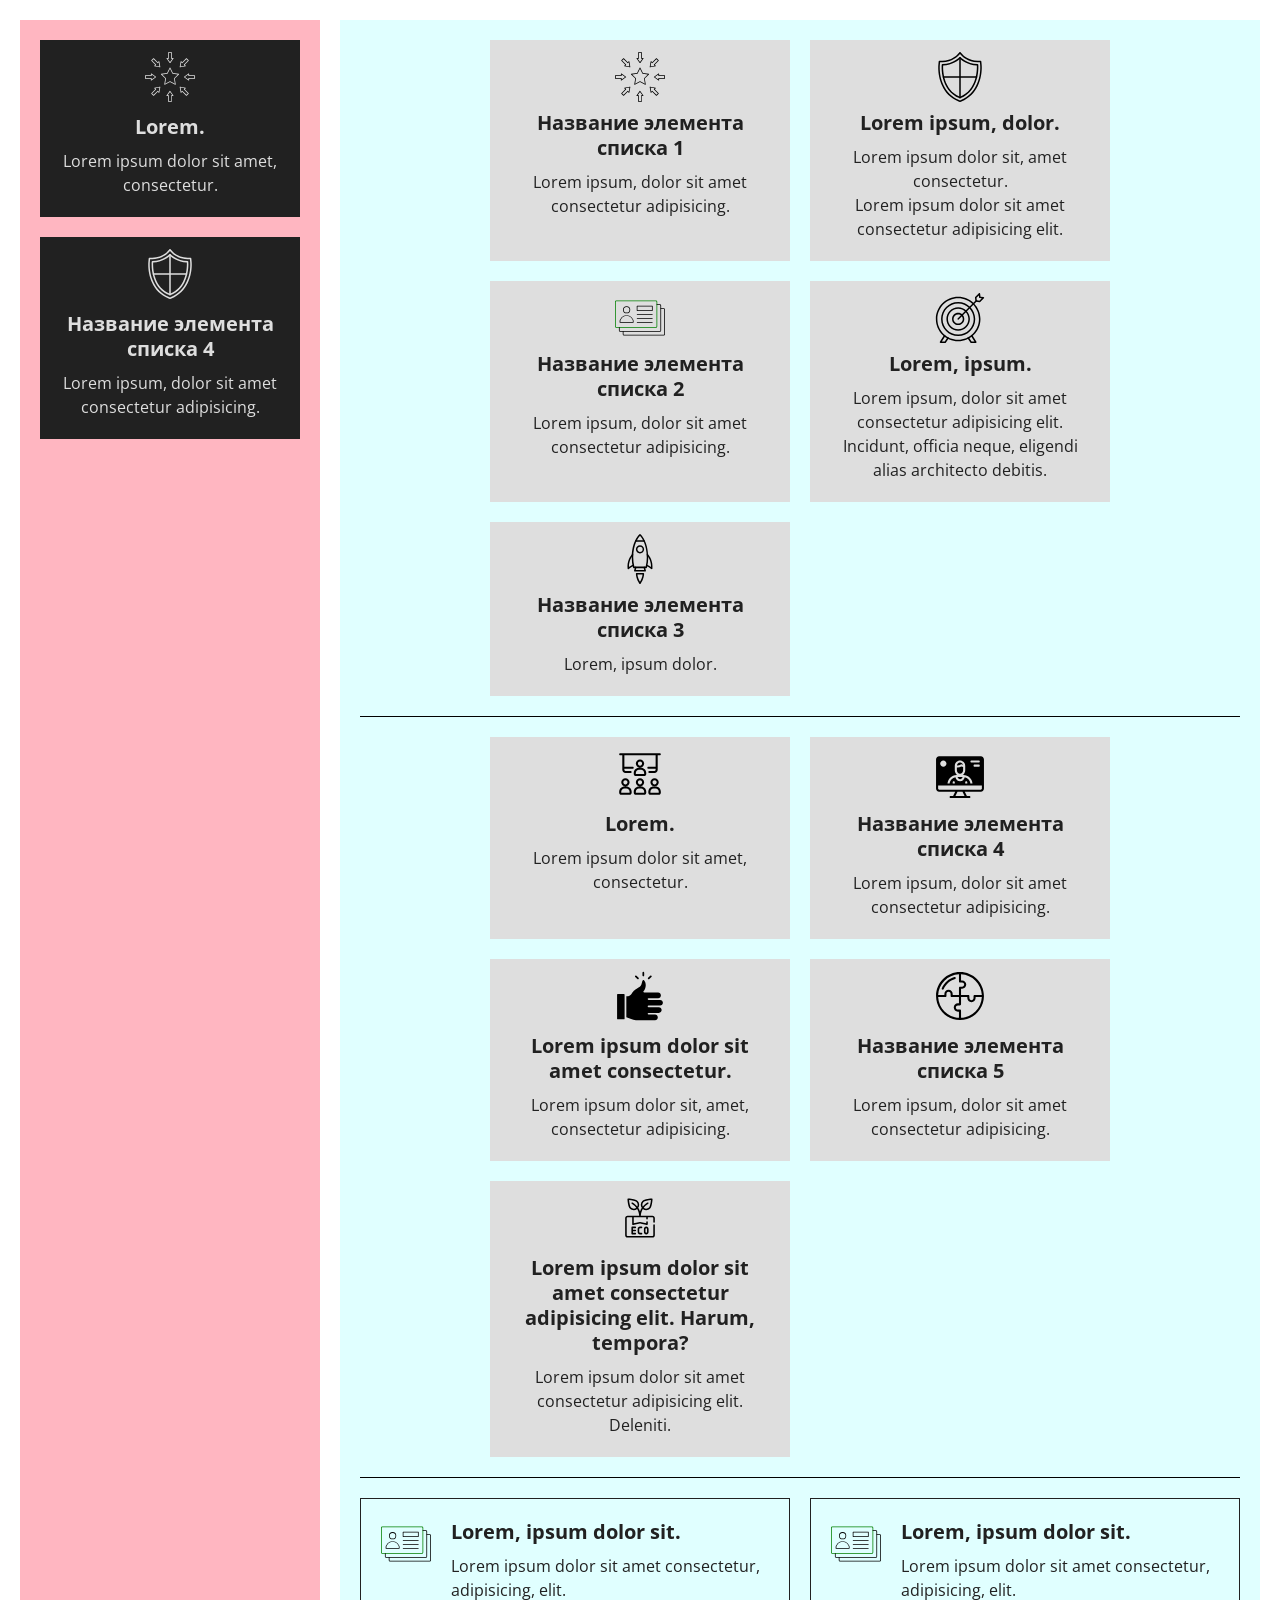
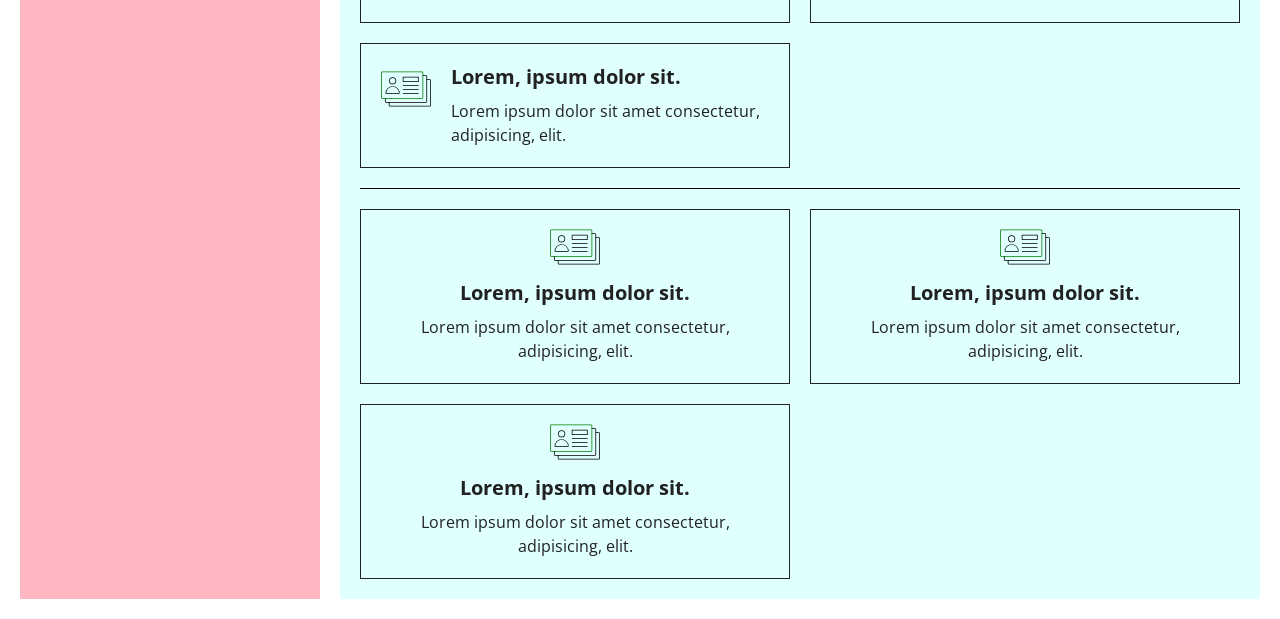
<file: graphic-lists-2/index.html>
<!DOCTYPE html>
<html lang="ru">
<head>
  <title>Graphic Lists 2</title>
  <meta charset="UTF-8">
  <meta name="viewport" content="width=device-width, initial-scale=1">
  <link rel="stylesheet" href="css/normalize.css">
  <link rel="stylesheet" href="css/fonts.css">
  <link rel="stylesheet" href="css/base.css">
  <link rel="stylesheet" href="css/main.css">
  <link rel="stylesheet" href="css/groups.css">
</head>
<body class="p-20px">
  <div class="grid-main">
    <aside class="grid-main__aside aside cq--list-graphic-1">
      <ul class="list-graphic-1 list-graphic-1_img-inline list-graphic-1_dark">
        <li>
          <svg class="list-graphic-1__img">
            <use xlink:href="img/defs.svg#appraisal"></use>
          </svg>
          <div class="list-graphic-1__h">Lorem.</div>
          <div>Lorem ipsum dolor sit amet, consectetur.</div>
        </li>
        <li>
          <svg class="list-graphic-1__img">
            <use xlink:href="img/defs.svg#protection-shield"></use>
          </svg>
          <div class="list-graphic-1__h">Название элемента списка 4</div>
          <p>Lorem ipsum, dolor sit amet consectetur adipisicing.</p>
        </li>
      </ul>
    </aside>
    <main class="grid-main__main main cq--list-graphic-1">
      <ul class="list-graphic-1">
        <li class="list-graphic-1__item list-graphic-1__item_1">
          <div class="list-graphic-1__h">Название элемента списка 1</div>
          <p>Lorem ipsum, dolor sit amet consectetur adipisicing.</p>
        </li>
        <li class="list-graphic-1__item list-graphic-1__item_2 list-graphic-1__item_full-w">
          <div class="list-graphic-1__h">Lorem ipsum, dolor.</div>
          <p>Lorem ipsum dolor sit, amet consectetur.</p>
          <p>Lorem ipsum dolor sit amet consectetur adipisicing elit.</p>
        </li>
        <li class="list-graphic-1__item list-graphic-1__item_3">
          <div class="list-graphic-1__h">Название элемента списка 2</div>
          <p>Lorem ipsum, dolor sit amet consectetur adipisicing.</p>
        </li>
        <li class="list-graphic-1__item list-graphic-1__item_4">
          <div class="list-graphic-1__h">Lorem, ipsum.</div>
          <div>Lorem ipsum, dolor sit amet consectetur adipisicing elit. Incidunt, officia neque, eligendi alias architecto debitis.</div>
        </li>
        <li class="list-graphic-1__item list-graphic-1__item_5">
          <div class="list-graphic-1__h">Название элемента списка 3</div>
          <p>Lorem, ipsum dolor.</p>
        </li>
      </ul>
      <hr>
      <ul class="list-graphic-1 list-graphic-1_img-inline">
        <li>
          <img class="list-graphic-1__img" src="img/6_black.svg" alt="">
          <div class="list-graphic-1__h">Lorem.</div>
          <div>Lorem ipsum dolor sit amet, consectetur.</div>
        </li>
        <li>
          <img class="list-graphic-1__img" src="img/7_black.svg" alt="">
          <div class="list-graphic-1__h">Название элемента списка 4</div>
          <p>Lorem ipsum, dolor sit amet consectetur adipisicing.</p>
        </li>
        <li>
          <img class="list-graphic-1__img" src="img/8_black.svg" alt="">
          <div class="list-graphic-1__h">Lorem ipsum dolor sit amet consectetur.</div>
          <div>Lorem ipsum dolor sit, amet, consectetur adipisicing.</div>
        </li>
        <li>
          <img class="list-graphic-1__img" src="img/9_black.svg" alt="">
          <div class="list-graphic-1__h">Название элемента списка 5</div>
          <p>Lorem ipsum, dolor sit amet consectetur adipisicing.</p>
        </li>
        <li>
          <img class="list-graphic-1__img" src="img/10_black.svg" alt="">
          <div class="list-graphic-1__h">Lorem ipsum dolor sit amet consectetur adipisicing elit. Harum, tempora?</div>
          <div>Lorem ipsum dolor sit amet consectetur adipisicing elit. Deleniti.</div>
        </li>
      </ul>
      <hr>
      <ul class="list-graphic-2">
        <li>
          <object class="list-graphic-2__img" data="img/3_black.svg" type="image/svg+xml" width="50" height="50"></object>
          <div class="list-graphic-2__content">
            <div class="list-graphic-2__h">Lorem, ipsum dolor sit.</div>
            <p>Lorem ipsum dolor sit amet consectetur, adipisicing, elit.</p>
          </div>
        </li>
        <li>
          <svg class="list-graphic-2__img">
            <use xlink:href="img/defs.svg#contact-card"></use>
          </svg>
          <div class="list-graphic-2__content">
            <div class="list-graphic-2__h">Lorem, ipsum dolor sit.</div>
            <p>Lorem ipsum dolor sit amet consectetur, adipisicing, elit.</p>
          </div>
        </li>
        <li>
          <img class="list-graphic-2__img" src="img/3_black.svg" alt="">
          <div class="list-graphic-2__content">
            <div class="list-graphic-2__h">Lorem, ipsum dolor sit.</div>
            <p>Lorem ipsum dolor sit amet consectetur, adipisicing, elit.</p>
          </div>
        </li>
      </ul>
      <hr>
      <ul class="list-graphic-2 list-graphic-2_vertical">
        <li>
          <object class="list-graphic-2__img" data="img/3_black.svg" type="image/svg+xml"></object>
          <div class="list-graphic-2__content">
            <div class="list-graphic-2__h">Lorem, ipsum dolor sit.</div>
            <p>Lorem ipsum dolor sit amet consectetur, adipisicing, elit.</p>
          </div>
        </li>
        <li>
          <svg class="list-graphic-2__img">
            <use xlink:href="img/defs.svg#contact-card"></use>
          </svg>
          <div class="list-graphic-2__content">
            <div class="list-graphic-2__h">Lorem, ipsum dolor sit.</div>
            <p>Lorem ipsum dolor sit amet consectetur, adipisicing, elit.</p>
          </div>
        </li>
        <li>
          <img class="list-graphic-2__img" src="img/3_black.svg" alt="">
          <div class="list-graphic-2__content">
            <div class="list-graphic-2__h">Lorem, ipsum dolor sit.</div>
            <p>Lorem ipsum dolor sit amet consectetur, adipisicing, elit.</p>
          </div>
        </li>
      </ul>
    </main>
  </div>
</body>
</html>
</file>
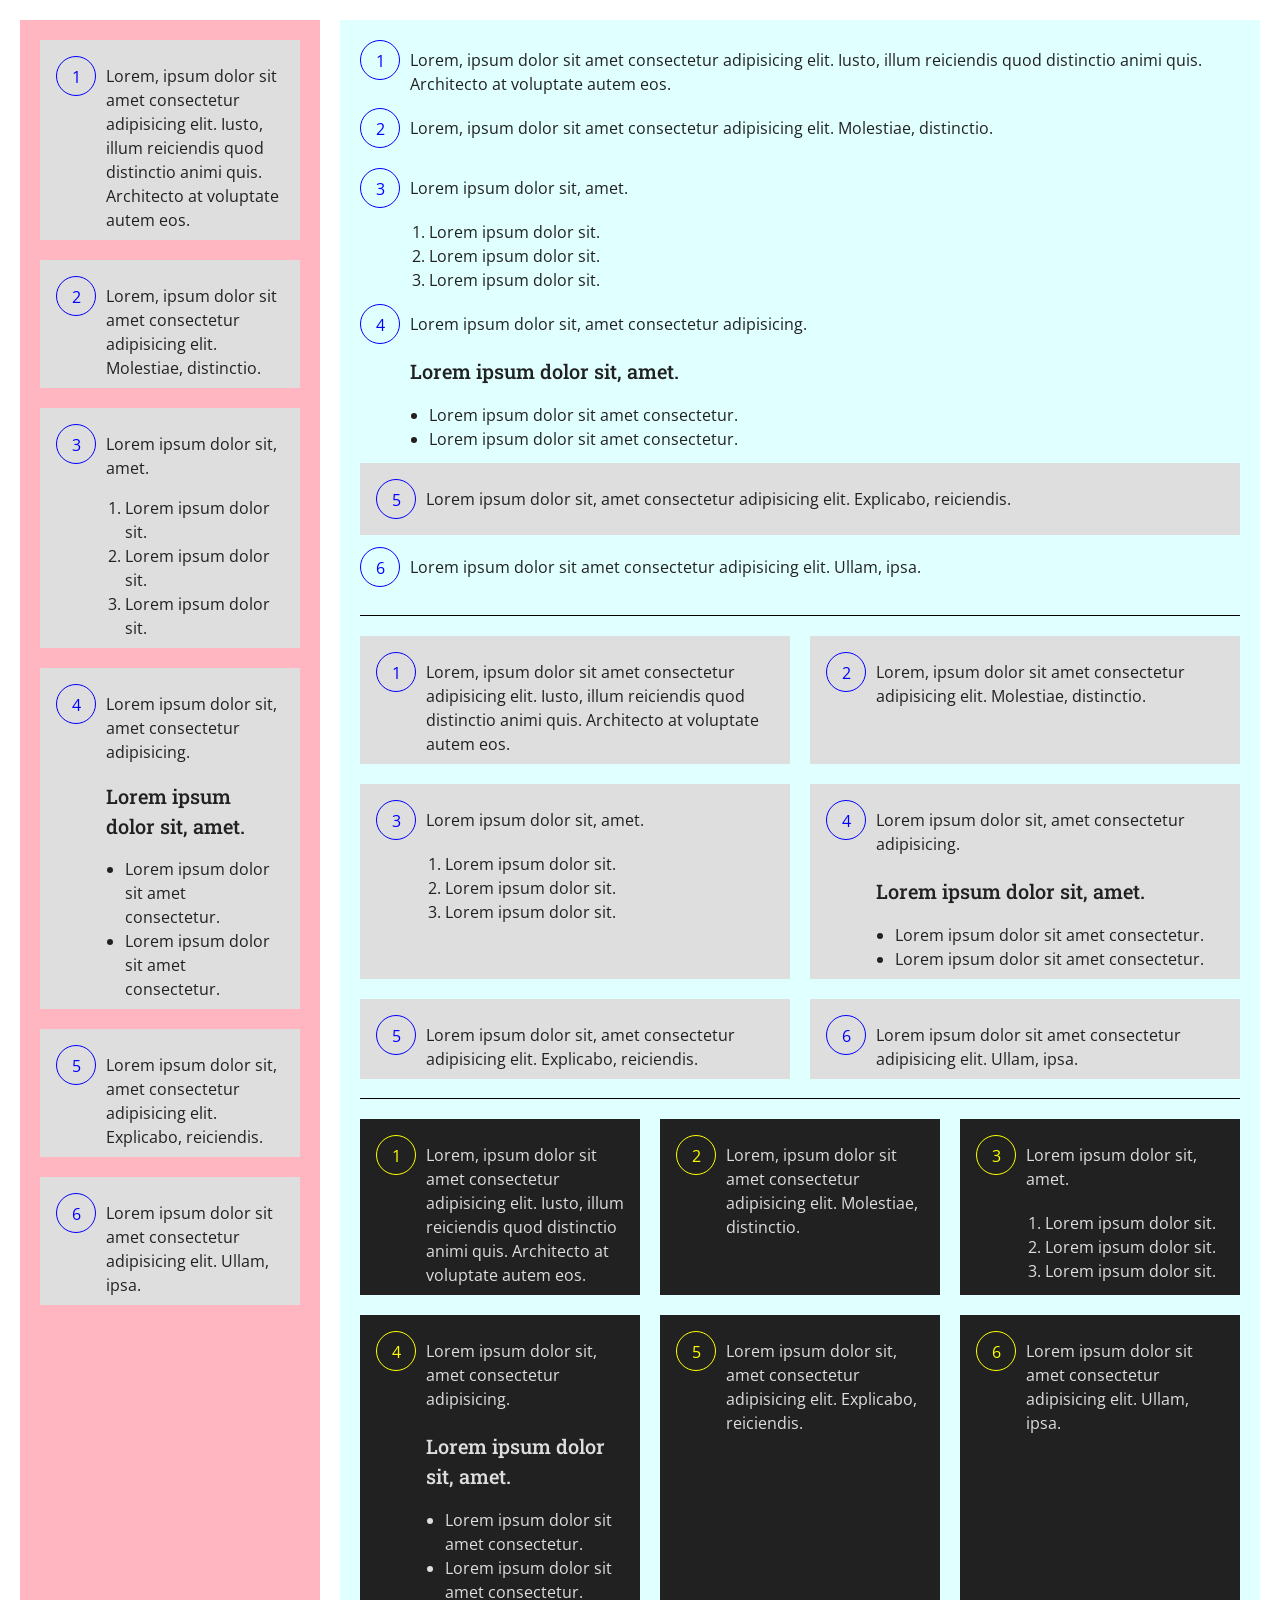
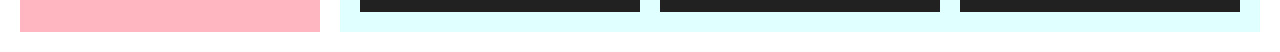
<file: graphic-lists/index.html>
<!DOCTYPE html>
<html lang="ru">
<head>
  <title>Graphic Lists</title>
  <meta charset="UTF-8">
  <meta name="viewport" content="width=device-width, initial-scale=1">
  <link rel="stylesheet" href="css/normalize.css">
  <link rel="stylesheet" href="css/fonts.css">
  <link rel="stylesheet" href="css/base.css">
  <link rel="stylesheet" href="css/main.css">
  <link rel="stylesheet" href="css/groups.css">
</head>
<body class="p-20px">
  <div class="grid-main">
    <aside class="grid-main__aside aside layout-250">
      <ol class="list-numbers-1 list-numbers-1_overlay layout-250__cols-2">
        <li>Lorem, ipsum dolor sit amet consectetur adipisicing elit. Iusto, illum reiciendis quod distinctio animi quis. Architecto at voluptate autem eos.</li>
        <li>Lorem, ipsum dolor sit amet consectetur adipisicing elit. Molestiae, distinctio.</li>
        <li>
          <p>Lorem ipsum dolor sit, amet.</p>
          <ol>
            <li>Lorem ipsum dolor sit.</li>
            <li>Lorem ipsum dolor sit.</li>
            <li>Lorem ipsum dolor sit.</li>
          </ol>
        </li>
        <li>
          <p>Lorem ipsum dolor sit, amet consectetur adipisicing.</p>
          <h2>Lorem ipsum dolor sit, amet.</h2>
          <ul>
            <li>Lorem ipsum dolor sit amet consectetur.</li>
            <li>Lorem ipsum dolor sit amet consectetur.</li>
          </ul>
        </li>
        <li>Lorem ipsum dolor sit, amet consectetur adipisicing elit. Explicabo, reiciendis.</li>
        <li>Lorem ipsum dolor sit amet consectetur adipisicing elit. Ullam, ipsa.</li>
      </ol>
    </aside>
    <main class="grid-main__main main layout-250">
      <ol class="list-numbers-1 cq--overlay-2">
        <li>Lorem, ipsum dolor sit amet consectetur adipisicing elit. Iusto, illum reiciendis quod distinctio animi quis. Architecto at voluptate autem eos.</li>
        <li>Lorem, ipsum dolor sit amet consectetur adipisicing elit. Molestiae, distinctio.</li>
        <li>
          <p>Lorem ipsum dolor sit, amet.</p>
          <ol>
            <li>Lorem ipsum dolor sit.</li>
            <li>Lorem ipsum dolor sit.</li>
            <li>Lorem ipsum dolor sit.</li>
          </ol>
        </li>
        <li>
          <p>Lorem ipsum dolor sit, amet consectetur adipisicing.</p>
          <h2>Lorem ipsum dolor sit, amet.</h2>
          <ul>
            <li>Lorem ipsum dolor sit amet consectetur.</li>
            <li>Lorem ipsum dolor sit amet consectetur.</li>
          </ul>
        </li>
        <li class="overlay-2">Lorem ipsum dolor sit, amet consectetur adipisicing elit. Explicabo, reiciendis.</li>
        <li>Lorem ipsum dolor sit amet consectetur adipisicing elit. Ullam, ipsa.</li>
      </ol>
      <hr>
      <ol class="list-numbers-1 list-numbers-1_overlay layout-250__cols-2">
        <li>Lorem, ipsum dolor sit amet consectetur adipisicing elit. Iusto, illum reiciendis quod distinctio animi quis. Architecto at voluptate autem eos.</li>
        <li>Lorem, ipsum dolor sit amet consectetur adipisicing elit. Molestiae, distinctio.</li>
        <li>
          <p>Lorem ipsum dolor sit, amet.</p>
          <ol>
            <li>Lorem ipsum dolor sit.</li>
            <li>Lorem ipsum dolor sit.</li>
            <li>Lorem ipsum dolor sit.</li>
          </ol>
        </li>
        <li>
          <p>Lorem ipsum dolor sit, amet consectetur adipisicing.</p>
          <h2>Lorem ipsum dolor sit, amet.</h2>
          <ul>
            <li>Lorem ipsum dolor sit amet consectetur.</li>
            <li>Lorem ipsum dolor sit amet consectetur.</li>
          </ul>
        </li>
        <li>Lorem ipsum dolor sit, amet consectetur adipisicing elit. Explicabo, reiciendis.</li>
        <li>Lorem ipsum dolor sit amet consectetur adipisicing elit. Ullam, ipsa.</li>
      </ol>
      <hr>
      <ol class="list-numbers-1 list-numbers-1_overlay list-numbers-1_dark layout-250__cols-3">
        <li>Lorem, ipsum dolor sit amet consectetur adipisicing elit. Iusto, illum reiciendis quod distinctio animi quis. Architecto at voluptate autem eos.</li>
        <li>Lorem, ipsum dolor sit amet consectetur adipisicing elit. Molestiae, distinctio.</li>
        <li>
          <p>Lorem ipsum dolor sit, amet.</p>
          <ol>
            <li>Lorem ipsum dolor sit.</li>
            <li>Lorem ipsum dolor sit.</li>
            <li>Lorem ipsum dolor sit.</li>
          </ol>
        </li>
        <li>
          <p>Lorem ipsum dolor sit, amet consectetur adipisicing.</p>
          <h2>Lorem ipsum dolor sit, amet.</h2>
          <ul>
            <li>Lorem ipsum dolor sit amet consectetur.</li>
            <li>Lorem ipsum dolor sit amet consectetur.</li>
          </ul>
        </li>
        <li>Lorem ipsum dolor sit, amet consectetur adipisicing elit. Explicabo, reiciendis.</li>
        <li>Lorem ipsum dolor sit amet consectetur adipisicing elit. Ullam, ipsa.</li>
      </ol>
    </main>
  </div>
</body>
</html>
</file>
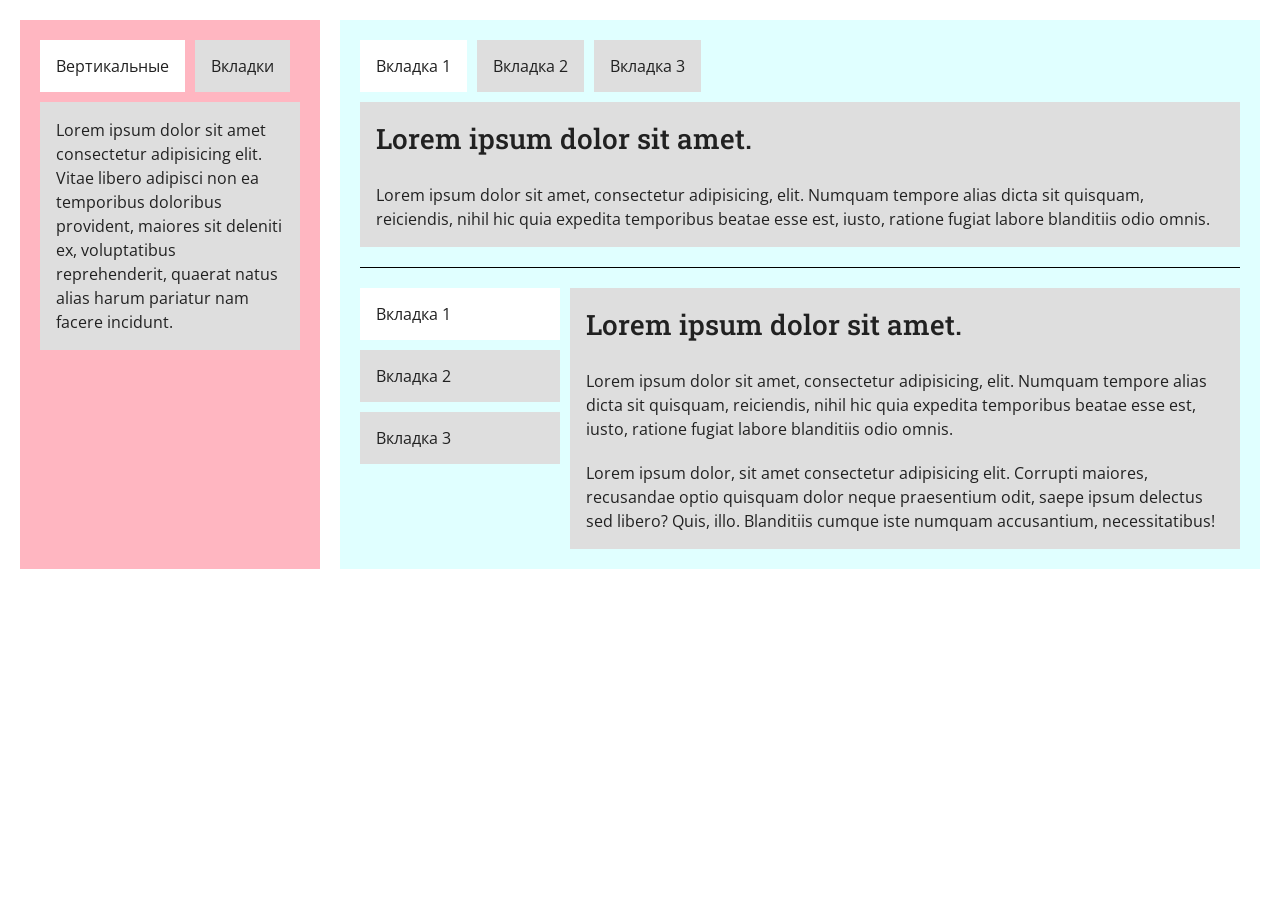
<file: tabs/index.html>
<!DOCTYPE html>
<html lang="ru">
<head>
  <title>Tabs</title>
  <meta charset="UTF-8">
  <meta name="viewport" content="width=device-width, initial-scale=1">
  <link rel="stylesheet" href="css/normalize.css">
  <link rel="stylesheet" href="css/fonts.css">
  <link rel="stylesheet" href="css/base.css">
  <link rel="stylesheet" href="css/main.css">
  <link rel="stylesheet" href="css/groups.css">
</head>
<body class="p-20px">
  <!-- Дополнительная вложенность HTML разметки позволяет легко создавать модификации -->
  <div class="grid-main">
    <aside class="grid-main__aside aside cq--tabs-1-vertical">
      <div class="tabs-1 tabs-1_vertical">
        <div class="tabs-1__head">
          <input id="tabs-1-7" class="tabs-1__radio-1" type="radio" name="tabs-1-in-aside" checked>
          <label for="tabs-1-7">Вертикальные</label>
          <input id="tabs-1-8" class="tabs-1__radio-2" type="radio" name="tabs-1-in-aside">
          <label for="tabs-1-8">Вкладки</label>
        </div>
        <div class="tabs-1__body">
          <div class="tabs-1__tab tabs-1__tab-1">Lorem ipsum dolor sit amet consectetur adipisicing elit. Vitae libero adipisci non ea temporibus doloribus provident, maiores sit deleniti ex, voluptatibus reprehenderit, quaerat natus alias harum pariatur nam facere incidunt.</div>
          <div class="tabs-1__tab tabs-1__tab-2">Lorem ipsum dolor sit amet consectetur adipisicing, elit. Quaerat labore at laborum adipisci nostrum nulla in ipsam sed iusto quia dicta, repellendus omnis voluptas voluptatum magnam dolorem voluptates suscipit est.</div>
        </div>
      </div>
    </aside>
    <main class="grid-main__main main layout-250 cq--tabs-1-vertical">
      <div class="tabs-1">
        <div class="tabs-1__head">
          <input id="tabs-1-1" class="tabs-1__radio-1" type="radio" name="tabs-1" checked>
          <label for="tabs-1-1">Вкладка 1</label>
          <input id="tabs-1-2" class="tabs-1__radio-2" type="radio" name="tabs-1">
          <label for="tabs-1-2">Вкладка 2</label>
          <input id="tabs-1-3" class="tabs-1__radio-3" type="radio" name="tabs-1">
          <label for="tabs-1-3">Вкладка 3</label>
        </div>
        <div class="tabs-1__body">
          <div class="tabs-1__tab tabs-1__tab-1">
            <h2>Lorem ipsum dolor sit amet.</h2>
            <p>Lorem ipsum dolor sit amet, consectetur adipisicing, elit. Numquam tempore alias dicta sit quisquam, reiciendis, nihil hic quia expedita temporibus beatae esse est, iusto, ratione fugiat labore blanditiis odio omnis.</p>
          </div>
          <div class="tabs-1__tab tabs-1__tab-2">
            <ul>
              <li>Lorem ipsum dolor, sit amet.</li>
              <li>Lorem, ipsum dolor sit amet.</li>
              <li>Lorem ipsum dolor sit amet.</li>
              <li>Lorem ipsum dolor, sit amet.</li>
            </ul>
          </div>
          <div class="tabs-1__tab tabs-1__tab-3">
            <p>Lorem ipsum dolor, sit amet consectetur adipisicing elit. Corrupti maiores, recusandae optio quisquam dolor neque praesentium odit, saepe ipsum delectus sed libero? Quis, illo. Blanditiis cumque iste numquam accusantium, necessitatibus!</p>
            <p>Lorem ipsum dolor sit amet, consectetur, adipisicing elit. Minus, itaque?</p>
          </div>
        </div>
      </div>
      <hr>
      <div class="tabs-1 tabs-1_vertical">
        <div class="tabs-1__head">
          <input id="tabs-1-4" class="tabs-1__radio-1" type="radio" name="tabs-1-2" checked>
          <label for="tabs-1-4">Вкладка 1</label>
          <input id="tabs-1-5" class="tabs-1__radio-2" type="radio" name="tabs-1-2">
          <label for="tabs-1-5">Вкладка 2</label>
          <input id="tabs-1-6" class="tabs-1__radio-3" type="radio" name="tabs-1-2">
          <label for="tabs-1-6">Вкладка 3</label>
        </div>
        <div class="tabs-1__body">
          <div class="tabs-1__tab tabs-1__tab-1">
            <h2>Lorem ipsum dolor sit amet.</h2>
            <p>Lorem ipsum dolor sit amet, consectetur adipisicing, elit. Numquam tempore alias dicta sit quisquam, reiciendis, nihil hic quia expedita temporibus beatae esse est, iusto, ratione fugiat labore blanditiis odio omnis.</p>
            <p>Lorem ipsum dolor, sit amet consectetur adipisicing elit. Corrupti maiores, recusandae optio quisquam dolor neque praesentium odit, saepe ipsum delectus sed libero? Quis, illo. Blanditiis cumque iste numquam accusantium, necessitatibus!</p>
          </div>
          <div class="tabs-1__tab tabs-1__tab-2">
            <ul>
              <li>Lorem ipsum dolor, sit amet.</li>
              <li>Lorem, ipsum dolor sit amet.</li>
              <li>Lorem ipsum dolor sit amet.</li>
              <li>Lorem ipsum dolor, sit amet.</li>
            </ul>
          </div>
          <div class="tabs-1__tab tabs-1__tab-3">
            <p>Lorem ipsum dolor, sit amet consectetur adipisicing elit. Corrupti maiores, recusandae optio quisquam dolor neque praesentium odit, saepe ipsum delectus sed libero? Quis, illo. Blanditiis cumque iste numquam accusantium, necessitatibus!</p>
            <p>Lorem ipsum dolor sit amet, consectetur, adipisicing elit. Minus, itaque?</p>
          </div>
        </div>
      </div>
    </main>
  </div>
</body>
</html>
</file>
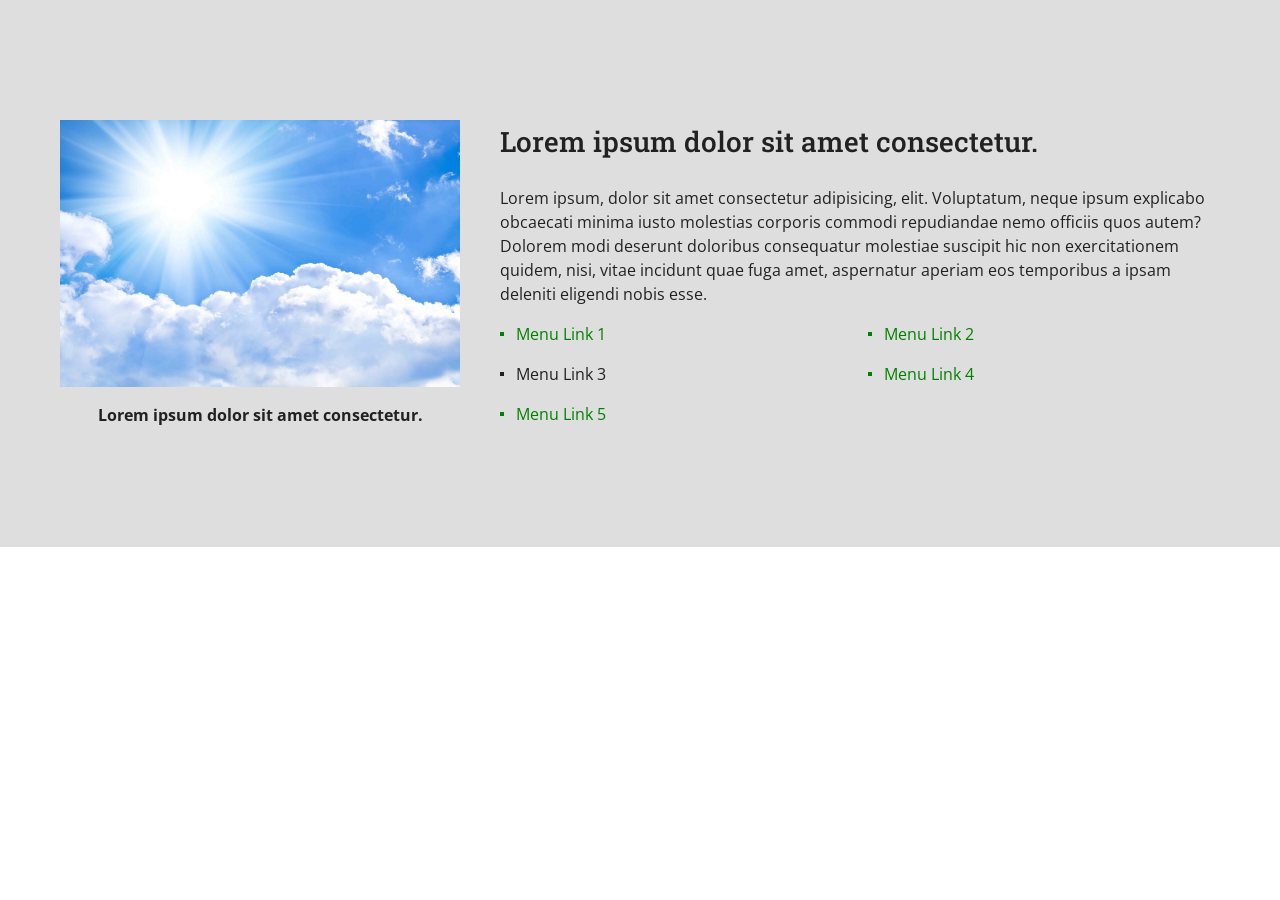
<file: text-col-2/index.html>
<!DOCTYPE html>
<html lang="ru">
<head>
  <title>Text Col</title>
  <meta charset="UTF-8">
  <meta name="viewport" content="width=device-width, initial-scale=1">
  <link rel="stylesheet" href="css/normalize.css">
  <link rel="stylesheet" href="css/fonts.css">
  <link rel="stylesheet" href="css/base.css">
  <link rel="stylesheet" href="css/main.css">
  <link rel="stylesheet" href="css/groups.css">
</head>
<body>
  <div class="container-media">
    <section class="container-media-expand py-1os bg-color-2 cq--text-col-2">
      <div class="text-col-2 text-col-2_row-reverse">
        <div class="text-col-2__col layout-250">
          <h2 class="h2">Lorem ipsum dolor sit amet consectetur.</h2>
          <p>Lorem ipsum, dolor sit amet consectetur adipisicing, elit. Voluptatum, neque ipsum explicabo obcaecati minima iusto molestias corporis commodi repudiandae nemo officiis quos autem? Dolorem modi deserunt doloribus consequatur molestiae suscipit hic non exercitationem quidem, nisi, vitae incidunt quae fuga amet, aspernatur aperiam eos temporibus a ipsam deleniti eligendi nobis esse.</p>
          <ul class="menu-1 layout-250__cols-2 gap-1em">
            <li><a href="#">Menu Link 1</a></li>
            <li><a href="#">Menu Link 2</a></li>
            <li>Menu Link 3</li>
            <li><a href="#">Menu Link 4</a></li>
            <li><a href="#">Menu Link 5</a></li>
          </ul>
        </div>
        <!-- Класс максимальной ширины можно привязать к контейнеру или сделать модификацию -->
        <div class="text-col-2__col max-w-400px-gt-md">
          <figure>
            <img class="text-col-2__img" src="img/1.jpg" alt="">
            <figcaption class="bold text-center mt-1em">Lorem ipsum dolor sit amet consectetur.</figcaption>
          </figure>
        </div>
      </div>
    </section>
  </div>
</body>
</html>
</file>
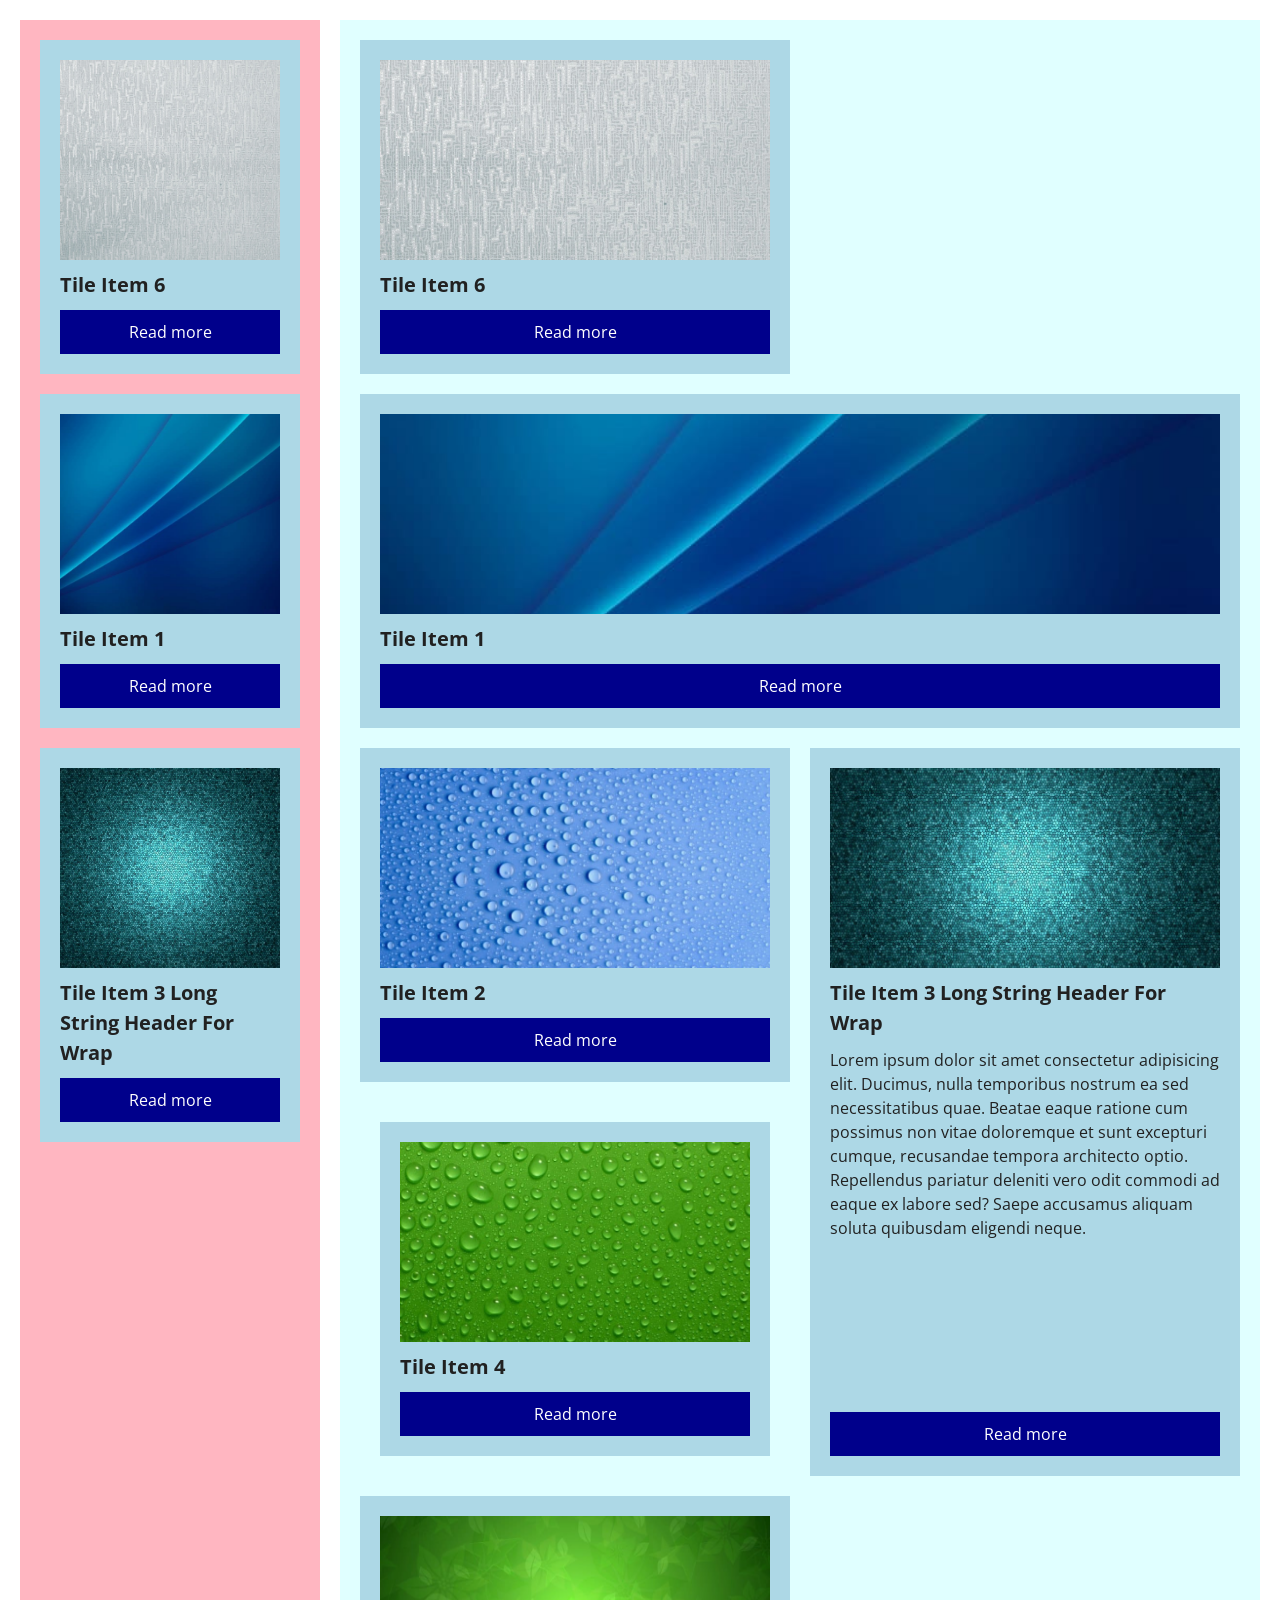
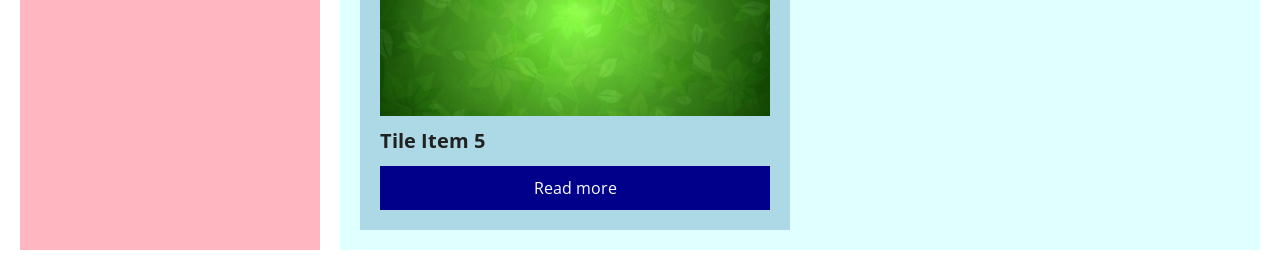
<file: tiles/index.html>
<!DOCTYPE html>
<html lang="ru">
<head>
  <title>Tiles</title>
  <meta charset="UTF-8">
  <meta name="viewport" content="width=device-width, initial-scale=1">
  <link rel="stylesheet" href="css/normalize.css">
  <link rel="stylesheet" href="css/fonts.css">
  <link rel="stylesheet" href="css/base.css">
  <link rel="stylesheet" href="css/main.css">
  <link rel="stylesheet" href="css/groups.css">
</head>
<body class="p-20px">
  <div class="grid-main">
    <aside class="grid-main__aside aside cq--tile-1">
      <div class="tile-1">
        <div class="tile-1__item tile-1__item_col-2">
          <a class="tile-1__img-link" href="#"><img class="tile-1__img" src="img/1.jpg" alt=""></a>
          <div class="tile-1__h">Tile Item 1</div>
          <a class="tile-1__more btn-1" href="#read-more">Read more</a>
          <div class="tile-1__item-hover">
            <a class="tile-1__img-link" href="#"><img class="tile-1__img" src="img/1.jpg" alt=""></a>
            <div class="tile-1__h">Tile Item 1</div>
            <div class="tile-1__text-hover">Lorem ipsum dolor sit amet consectetur adipisicing elit. Quod quibusdam totam odit quos quam iure magnam minus exercitationem dolor recusandae?</div>
            <a class="tile-1__more btn-1" href="#read-more">Read more</a>
          </div>
        </div>
        <div class="tile-1__item">
          <a class="tile-1__img-link" href="#"><img class="tile-1__img" src="img/3.jpg" alt=""></a>
          <div class="tile-1__h">Tile Item 3 Long String Header For Wrap</div>
          <a class="tile-1__more btn-1" href="#read-more">Read more</a>
        </div>
        <div class="tile-1__item tile-1__item_first">
          <a class="tile-1__img-link" href="#"><img class="tile-1__img" src="img/6.jpg" alt=""></a>
          <div class="tile-1__h">Tile Item 6</div>
          <a class="tile-1__more btn-1" href="#read-more">Read more</a>
        </div>
      </div>
    </aside>
    <main class="grid-main__main main layout-250">
      <div class="tile-1">
        <div class="tile-1__item tile-1__item_col-2">
          <a class="tile-1__img-link" href="#"><img class="tile-1__img" src="img/1.jpg" alt=""></a>
          <div class="tile-1__h">Tile Item 1</div>
          <a class="tile-1__more btn-1" href="#read-more">Read more</a>
        </div>
        <div class="tile-1__item">
          <a class="tile-1__img-link" href="#"><img class="tile-1__img" src="img/2.jpg" alt=""></a>
          <div class="tile-1__h">Tile Item 2</div>
          <a class="tile-1__more btn-1" href="#read-more">Read more</a>
          <div class="tile-1__item-hover">
            <a class="tile-1__img-link" href="#"><img class="tile-1__img" src="img/2.jpg" alt=""></a>
            <div class="tile-1__h">Tile Item 2</div>
            <div class="tile-1__text-hover">
              <p>Lorem ipsum dolor sit amet consectetur adipisicing elit. Est, recusandae?</p>
              <ul>
                <li>Lorem ipsum dolor sit amet consectetur.</li>
                <li>Lorem ipsum dolor, sit amet consectetur.</li>
                <li>Lorem ipsum dolor, sit amet consectetur.</li>
              </ul>
            </div>
            <a class="tile-1__more btn-1" href="#read-more">Read more</a>
          </div>
        </div>
        <div class="tile-1__item tile-1__item_row-2">
          <a class="tile-1__img-link" href="#"><img class="tile-1__img" src="img/3.jpg" alt=""></a>
          <div class="tile-1__h">Tile Item 3 Long String Header For Wrap</div>
          <p>Lorem ipsum dolor sit amet consectetur adipisicing elit. Ducimus, nulla temporibus nostrum ea sed necessitatibus quae. Beatae eaque ratione cum possimus non vitae doloremque et sunt excepturi cumque, recusandae tempora architecto optio. Repellendus pariatur deleniti vero odit commodi ad eaque ex labore sed? Saepe accusamus aliquam soluta quibusdam eligendi neque.</p>
          <a class="tile-1__more btn-1" href="#read-more">Read more</a>
        </div>
        <div class="tile-1__item tile-1__item_inside">
          <a class="tile-1__img-link" href="#"><img class="tile-1__img" src="img/4.jpg" alt=""></a>
          <div class="tile-1__h">Tile Item 4</div>
          <a class="tile-1__more btn-1" href="#read-more">Read more</a>
        </div>
        <div class="tile-1__item">
          <a class="tile-1__img-link" href="#"><img class="tile-1__img" src="img/5.jpg" alt=""></a>
          <div class="tile-1__h">Tile Item 5</div>
          <a class="tile-1__more btn-1" href="#read-more">Read more</a>
        </div>
        <div class="tile-1__item tile-1__item_first">
          <a class="tile-1__img-link" href="#"><img class="tile-1__img" src="img/6.jpg" alt=""></a>
          <div class="tile-1__h">Tile Item 6</div>
          <a class="tile-1__more btn-1" href="#read-more">Read more</a>
        </div>
      </div>
    </main>
  </div>
</body>
</html>
</file>
<file: accordion/css/fonts.css>
/* fonts.css BEGIN */

/**
 * Open Sans, sans-serif
 */

/* cyrillic */
@font-face {
  font-display: swap;
  font-family: 'Open Sans';
  font-stretch: 100%;
  font-style: normal;
  font-weight: 300 800;
  src: url('../fonts/open_sans/cyrillic.woff2') format('woff2');
  unicode-range: U+0301, U+0400-045F, U+0490-0491, U+04B0-04B1, U+2116;
}

/* latin */
@font-face {
  font-display: swap;
  font-family: 'Open Sans';
  font-stretch: 100%;
  font-style: normal;
  font-weight: 300 800;
  src: url('../fonts/open_sans/latin.woff2') format('woff2');
  unicode-range: 
    U+0000-00FF, U+0131, U+0152-0153, U+02BB-02BC, U+02C6, U+02DA, U+02DC, U+0304, U+0308, 
    U+0329, U+2000-206F, U+20AC, U+2122, U+2191, U+2193, U+2212, U+2215, U+FEFF, U+FFFD;
}

/**
 * Roboto Slab, serif
 */

/* cyrillic */
@font-face {
  font-display: swap;
  font-family: 'Roboto Slab';
  font-style: normal;
  font-weight: 100 900;
  src: url('../fonts/roboto_slab/cyrillic.woff2') format('woff2');
  unicode-range: U+0301, U+0400-045F, U+0490-0491, U+04B0-04B1, U+2116;
}

/* latin */
@font-face {
  font-display: swap;
  font-family: 'Roboto Slab';
  font-style: normal;
  font-weight: 100 900;
  src: url('../fonts/roboto_slab/latin.woff2') format('woff2');
  unicode-range: 
    U+0000-00FF, U+0131, U+0152-0153, U+02BB-02BC, U+02C6, U+02DA, U+02DC, U+0304, U+0308, 
    U+0329, U+2000-206F, U+20AC, U+2122, U+2191, U+2193, U+2212, U+2215, U+FEFF, U+FFFD;
}

/* fonts.css END */
</file>
<file: accordion/css/base.css>
/* base.css BEGIN */

/*
  Media Queries breakpoints:
  xs: 576px
  sm: 768px
  md: 992px
  lg: 1200px
  xl: 1600px

  1. breakpoints контейнерных запросов могут быть как произвольными, так и вручную связанными с медиа запросами 
    под каждый отдельный проект. Например, медиа запрос 'sm' 768px. На <body> стоит забивка по бокам в 20px.
    Внутри <body> контейнер с нужным блоком. Тогда контейнерный запрос 'sm' логично взять 768px - 40px = 728px.
    Единицы измерения как 'vw', 'em' и другие переводятся в 'px' на нужном viewport.
  2. Базовый размер шрифта задаётся в 'px', высота строки как коэффициент размера шрифта без единиц измерения.
    Выбрал 16px потому что при делении на это число всегда получается конечная десятичная дробь.
  3. Цвета задаю номерами '1' и '2' вместо 'dark' и 'light', чтобы можно было переопределить переменные 
    на противоположные цвета, чтобы не нарушилась семантика.
  4. Базовые смещения, например для элементов форм, удобно задавать в em. Сам размер шрифта не следует задавать в em.
*/

:root {
  /* Colors */
  --color-1: #212121;
  --color-1-l-10: #3b3b3b;  /* lighten 10% */
  --color-2: #dedede;
  --color-2-d-10: #c5c5c5;  /* darken 10% */
  --color-3: green;

  /* Fonts */
  --font-main-ss: 'Open Sans', 
    system-ui, -apple-system, blinkmacsystemfont, 
    'Segoe UI', roboto, helvetica, arial, sans-serif;
  --font-main-s: 'Roboto Slab', 
    georgia, 'Times New Roman', 
    'Liberation Serif', times, serif;
  --base-fs: 16px;
  --base-fs-number: 16; /* Дублирует число размера шрифта без 'px' */
  --base-lh: 1.5;

  /* Offsets */
  --offset-base: 20px;
  --offset-base-number: 20; /* Дублирует число размера смещения без 'px' */
  --offset-section: clamp(60px, 90 * 100vw / 768, 120px);
  --offset-form: 2em;

  /* Width */
  --width-base: 1160px;

  /* Time */
  --tr-dur-base: 0.3s;

  /* z-index */
  --z-index-default: 1;
}

/*
  Цвет и шрифт наследуются, задаём на <body>, для других блоков задаём такие свойства, если они отличаются.
  Задавать сетку на <body> в большом проекте не рекомендуется, вдруг динамически в конец <body>
  будут добавляться элементы с помощью JavaScript
*/
body {
  color: var(--color-1);
  font: var(--base-fs) / var(--base-lh) var(--font-main-ss);
}

/*
  Убираем ненужные отступы сверху и снизу у первого и последнего дочернего элемента соответственно. 
  Добавляем теги по необходимости. Классы .h1, .h2, .h3, .h4 имитируют соответствующие теги заголовков.
*/
:where(
  .h1, .h2, .h3, .h4,
  .h1-media, .h2-media, .h3-media, .h4-media,
  h1, h2, h3, h4, p,
  ul, ol, li, figure
):first-child {
  margin-top: 0;
}

:where(
  .h1, .h2, .h3, .h4,
  .h1-media, .h2-media, .h3-media, .h4-media,
  h1, h2, h3, h4, p,
  ul, ol, li, figure
):last-child {
  margin-bottom: 0;
}

:where(figure) {
  margin: 0;
}

/*
  Все списки по-умолчанию без маркеров и отступов. Маркеры и отступы обычно требуются разные в разных блоках,
  задаём их на каждый блок через CSS вложенность в конце правила блока.
*/
:where(ul, ol, li) {
  list-style: none;
  margin: 0;
  padding: 0;
}

/*
  Пусть цвет берётся от ближайшего родителя, подчёркивание задаём на блоках там где оно нужно. 
*/
:where(a) {
  color: inherit;
  text-decoration: none;
}

/*
  Нельзя всё обернуть в :where(), потому что на <body> со специфичность 001 уже задан основной шрифт.
  Нельзя всё обернуть в :is(), потому что специфичность заголовка блока, например :where(.block-n) h1,
  равна 001, а :is() сделает специфичность класса 010, поэтому разделяем правило на 2 группы через запятую.
*/
:is(h1, h2, h3, h4),
:is(.h1, .h2, .h3, .h4),
:is(.h1-media, .h2-media, .h3-media, .h4-media) {
  font-family: var(--font-main-s);
  font-weight: 500;
}

/* 
  Размеры заголовков по-умолчанию привязываем к базовому размеру шрифта. 
  На каждый сайт могут быть разные коэффициенты, я сделал по-умолчанию.
  Первый аргумент функции clamp() отвечает за размер на мобильных экранах (макет 360px).
  Второй изменяемый аргумент отвечает за размер на планшетных экранах (макет 768px).
  По-умолчанию он подобран таким образом, чтобы быть средним арифметическим двух соседних на 768px.
  Третий аргумент функции clamp() отвечает за размер на десктопных экранах (макет 1920px).
  Число 768 и коэффициенты можно выделить в отдельные переменные, но в целом тут это необязательно,
  т.к. легко заменить в одном месте здесь.
*/

/* 
  h1 меняется от 24px до 32px при базовом размере шрифта в 16px. Как вычисляется динамический аргумент:
  Число 175 это среднее арифметическое коэффициентов 1.5 и 2 умноженное на 100. Добавляем единицы измерения 'vw'.
  Число 768 это ширина экрана на которую нам нужно задать промежуточный размер шрифта.
  Размер шрифта делится на 1px чтобы 'сократить' единицы измерения и получить число, чтобы итог был в 'vw'.
*/
h1, .h1-media {
  font-size: clamp(
    1.5 * var(--base-fs), 
    175vw * var(--base-fs-number) / 768, 
    2 * var(--base-fs)
  );
}

/* 
  Вариант ниже для скачкообразной смены размера шрифта.
  На проект разумно настроить какой-то один вариант.
*/

/*
.h1-media {
  font-size: calc(1.5 * var(--base-fs));

  @media (min-width: 768px) {
    font-size: calc(1.75 * var(--base-fs));
  }

  @media (min-width: 1200px) {
    font-size: calc(2 * var(--base-fs));
  }
}
*/

/* 
  Имя контейнера h используется в базовом css файле, поэтому если будет 
  конфликт имён, то в других файлах в запросе использовать то же имя.
*/
.cq--h {
  container: h / inline-size;
}

/* То же самое что и .h1-media, но промежуточный размер берётся от ширины контейнера */
.h1 {
  @container h (inline-size >= 1px) {
    font-size: clamp(
      1.5 * var(--base-fs), 
      175cqi * var(--base-fs-number) / (768 - 2 * var(--offset-base-number)), 
      2 * var(--base-fs)
    );
  }
}

/* 
  Вариант ниже для скачкообразной смены размера шрифта в зависимости от ширины контейнера.
  На проект разумно настроить какой-то один вариант.
*/

/*
.h1 {
  font-size: calc(1.5 * var(--base-fs));

  // (inline-size >= 768 - 2 * var(--offset-base))
  @container h (inline-size >= 728px) {
    font-size: calc(1.75 * var(--base-fs));
  }

  // (inline-size >= 1200 - 2 * var(--offset-base))
  @container h (inline-size >= 1160px) {
    font-size: calc(2 * var(--base-fs));
  }
}
*/

/* h2 меняется от 20px до 28px при базовом размере шрифта в 16px */
h2, .h2-media {
  font-size: clamp(
    1.25 * var(--base-fs), 
    150vw * var(--base-fs-number) / 768, 
    1.75 * var(--base-fs)
  );
}

.h2 {
  @container h (inline-size >= 0) {
    font-size: clamp(
      1.25 * var(--base-fs), 
      150cqi * var(--base-fs-number) / (768 - 2 * var(--offset-base-number)),
      1.75 * var(--base-fs)
    );
  }
}

/* h3 меняется от 18px до 24px при базовом размере шрифта в 16px */
h3, .h3-media {
  font-size: clamp(
    1.125 * var(--base-fs), 
    131.25vw * var(--base-fs-number) / 768, 
    1.5 * var(--base-fs)
  );
}

.h3 {
  @container h (inline-size >= 0) {
    font-size: clamp(
      1.125 * var(--base-fs), 
      131.25cqi * var(--base-fs-number) / (768 - 2 * var(--offset-base-number)), 
      1.5 * var(--base-fs)
    );
  }
}

/* h4 меняется от 16px до 20px при базовом размере шрифта в 16px */
h4, .h4-media {
  font-size: clamp(
    1 * var(--base-fs), 
    112.5vw * var(--base-fs-number) / 768, 
    1.25 * var(--base-fs)
  );
}

.h4 {
  @container h (inline-size >= 0) {
    font-size: clamp(
      1 * var(--base-fs), 
      112.5cqi * var(--base-fs-number) / (768 - 2 * var(--offset-base-number)), 
      1.25 * var(--base-fs)
    );
  }
}

/* Для классов заголовков дублирую браузерные отступы по-умолчанию со специфичностью 0 */
:where(.h1, .h1-media) {
  margin: 0.67em 0;
}

:where(.h2, .h2-media) {
  margin: 0.83em 0;
}

:where(.h3, .h3-media) {
  margin: 1em 0;
}

:where(.h4, .h4-media) {
  margin: 1.33em 0;
}

/* Убираем маркер у тега аккордеона */
summary::-webkit-details-marker {
  display: none;
}

summary::marker {
  content: none;
}

summary {
  cursor: pointer;
}

/* Базовая адаптация изображений и видео */
img {
  height: auto;
  max-width: 100%;
}

video {
  display: block;
  height: auto;
  max-width: 100%;
}

/* Небольшие изменения для нативного модального окна */
dialog {
  background: none;
  border: none;
  box-sizing: border-box;
  max-width: calc(100% - 2 * var(--offset-base));
  padding: 0;
  position: relative;
  scrollbar-width: thin;
}

:where(dialog):focus-visible {
  outline: 1px solid;
}

/* Базовая стилизация таблиц */
:where(table) {
  border-collapse: collapse;
  width: 100%;
}

:where(td, th) {
  border: 1px solid;
  padding: 0.625em 0.75em;
}

/* Стилизация элементов форм по-умолчанию под конкретный сайт */
:where(:focus-visible) {
  outline: 1px solid;
}

:where(
  input[type="text"],
  input[type="number"],
  input[type="tel"],
  input[type="email"],
  input[type="search"],
  input[type="url"],
  input[type="date"]
) {
  border: 1px solid var(--color-1);
  box-sizing: border-box;
  caret-color: var(--color-1);
  height: var(--offset-form);
  max-width: 100%;
  padding: 0 calc(var(--offset-form) / 3.2);
}

:where(textarea) {
  box-sizing: border-box;
  caret-color: var(--color-1);
  max-width: 100%;
  min-height: 100px;
  min-width: 100%;
  padding: calc(var(--offset-form) / 3.2);
}

:where(select) {
  height: var(--offset-form);
  padding: 0 calc(var(--offset-form) / 3.2);
}

:where(
  button,
  [type="submit"],
  [type="reset"],
  [type="button"]
) {
  background-color: var(--color-2);
  border: 1px solid var(--color-1);
  cursor: pointer;

  /* Переопределение значение в файле normalize.css */
  line-height: var(--base-lh);
  min-height: var(--offset-form);
  padding: calc(var(--offset-form) / 10) calc(var(--offset-form) / 2);
  transition: background-color var(--tr-dur-base);

  @media (hover) {
    &:hover {
      background-color: var(--color-2-d-10);
    }
  }
}

/* 
  Стилизация по-умолчанию чекбоксов и радиокнопок.
  Чекбокс (или радиокнопка) связывается с меткой с помощью атрибутов 'id' и 'for' 
  и располагается прямо перед меткой:

  <input id="radio-1" type="radio" name="radio-1" value="value-radio-1" checked>
  <label for="radio-1">Текст метки радиокнопки</label>

  <input id="checkbox-1" type="checkbox" name="checkbox-section1[]" value="value-checkbox-1">
  <label for="checkbox-1">Текст метки чекбокса</label>

  Можно поменять реализацию по-умолчанию, например, чтобы чекбокс был сразу после метки.
*/
:where(input[type="radio"]:has(+label), input[type="checkbox"]:has(+label)) {
  display: none;
}

:where(input[type="radio"], input[type="checkbox"]) + label {
  display: inline-block;
  padding-left: calc(0.625 * var(--offset-form));
  position: relative;
}

:where(input[type="radio"], input[type="checkbox"]) + :where(label)::before {
  background-color: var(--color-2);
  background-position: center;
  background-size: contain;
  content: '';
  display: inline-block;
  height: calc(var(--offset-form) / 2);
  left: 0;
  position: absolute;

  /* Делаем смещение на одном уровне при любом размере шрифта и высоты строки */
  top: calc(var(--base-fs) * var(--base-lh) / 2 - var(--offset-form) / 4);
  width: calc(var(--offset-form) / 2);
}

:where(input[type="radio"] + label)::before {
  border-radius: 50%;
}

/* Цвет иконки при необходимости меняется в .svg файле */
:where(input[type="radio"]:checked + label)::before {
  background-image: url('icons/radio_dark.svg');
}


:where(input[type="checkbox"]:checked + label)::before {
  background-image: url('icons/check_dark.svg');
}

/* Стилизация файлового поля в связке с JavaScript, при необходимости CSS добавляем сюда */

/* base.css END */
</file>
<file: accordion/css/main.css>
/* main.css BEGIN */

/**
 * .acc-1 BEGIN
 */

/* 
  На самодостаточном блоке хорошо использовать свои переменную, а не переопределять базовую.
  Имитация переопределения это задать свою переменную значением базовой.
*/
.acc-1 {
  --offset-1-acc-1: var(--offset-base);

  /* Для смены шрифта на произвольный достаточно поменять значение переменной */
  --base-fs-acc-1: var(--base-fs);
  --base-lh-acc-1: var(--base-lh);

  display: flex;
  flex-flow: column nowrap;
  font-size: var(--base-fs-acc-1);
  gap: var(--offset-1-acc-1);
}

/* Контейнерный запрос 1 с именем "acc". На один элемент один контейнер */
.cq--acc {
  container: acc / inline-size;
}

/* 
  Лучше использовать контейнерный запрос, чем медиа запрос. 
  Что если на сайте есть боковая колонка?
  Что если блок FAQ располагается сразу в узкой области и широкой?
  breakpoint-sm минус забивка контейнера по бокам: 992px - 2 * 20px
  Можно выбрать и просто 992px. Важно иметь привязку к точкам медиа запросов.
*/
.acc-1_col-2 {
  display: grid;
  gap: var(--offset-1-acc-1, 0);

  @container acc (inline-size >= 952px) {
    grid-template-columns: 1fr 1fr;
  }
}

.acc-1_col-3 {
  display: grid;
  gap: var(--offset-1-acc-1, 0);

  @container acc (inline-size >= 952px) {
    grid-template-columns: 1fr 1fr;
  }

  @container acc (inline-size >= 1160px) {
    grid-template-columns: repeat(3, 1fr);
  }
}

.acc-1_dark {
  color: #DEDEDE;
}

.acc-1__col {
  display: flex;
  flex-flow: column nowrap;
  gap: var(--offset-1-acc-1);
}

.acc-1__head {
  background: #DEDEDE url('../img/acc-1-close_black.svg') no-repeat 
    right var(--offset-1-acc-1) center / auto calc(2 * var(--offset-1-acc-1));
  border: 1px solid #A5A5A5;
  border-radius: calc(var(--offset-1-acc-1) / 2);
  font: calc(var(--base-fs-acc-1) * 1.25) / var(--base-lh-acc-1) var(--font-main-serif);
  padding: calc(var(--offset-1-acc-1) - 4px) var(--offset-1-acc-1);
  padding-right: calc(4 * var(--offset-1-acc-1));
}

:where([open]) .acc-1__head {
  background-image: url('../img/acc-1-open_black.svg');
  border-bottom: none;
  border-radius: calc(var(--offset-1-acc-1) / 2) calc(var(--offset-1-acc-1) / 2) 0 0;
}

/* 
  Общий класс модификатора для всего блока, сохраняющий специфичность класса, а не на каждом элементе как в BEM. 
  Пишем сразу после основного класса элемента, чтобы охватить взглядом модификации. 
  Такой подход позволяет не засорять HTML классами модификаторов.
*/
:where(.acc-1_dark) .acc-1__head {
  background-color: #333;
  background-image: url('../img/acc-1-close_white.svg');
}

:where(.acc-1_dark [open]) .acc-1__head {
  background-image: url('../img/acc-1-open_white.svg');
}

.acc-1__body {
  background-color: white;
  border: 1px solid #A5A5A5;
  border-radius: 0 0 calc(var(--offset-1-acc-1) / 2) calc(var(--offset-1-acc-1) / 2);
  border-top: none;
  padding: var(--offset-1-acc-1);

  :where(&) :is(h1, h2, p, ul, ol) {
    margin-block: var(--offset-1-acc-1);
  }

  :where(&) :is(ul, ol) {
    padding-left: 1.2em;
  }

  :where(& ul) li {
    list-style: disc;
  }

  :where(& ol) li {
    list-style: decimal;
  }

  /* Если нужно изменить размер шрифта на заголовке */

  /* :where(&) h2 {
    font-size: 24px;
  } */
}

:where(.acc-1_dark) .acc-1__body {
  background-color: black;
}

/**
 * .acc-1 END
 */

/**
 * .acc-2 BEGIN
 */

/* 2250 есть среднее арифметическое 15 и 30 умноженное на 100 */
.acc-2 {
  --offset-1-acc-2: clamp(
    15px, 
    calc(2250vw / 768), 
    30px
  );

  display: flex;
  flex-flow: column nowrap;
  gap: var(--offset-1-acc-2);
}

.acc-2_col-2 {
  display: grid;
  gap: var(--offset-1-acc-2, 0);

  @container acc (inline-size >= 952px) {
    grid-template-columns: 1fr 1fr;
  }
}

.acc-2__col {
  display: flex;
  flex-flow: column nowrap;
  gap: var(--offset-1-acc-2);
}

.acc-2__head {
  background: lightgreen url('../img/acc-2-close_green.svg') no-repeat 
    right var(--offset-1-acc-2) center / auto 2em;
  font: calc(var(--base-fs) * 1.25) / var(--base-lh) var(--font-main-sans-serif);
  padding: calc(var(--offset-1-acc-2) - 0.2em) var(--offset-1-acc-2);
  padding-right: calc(4 * var(--offset-1-acc-2));
}

:where([open]) .acc-2__head {
  background-image: url('../img/acc-2-open_green.svg');
}

.acc-2__body {
  background-color: lightblue;

  /* Коэффициент умножения меньше единицы, размер шрифта не должен быть меньше 12px */
  font-size: max(12px, 0.875 * var(--base-fs));
  padding: var(--offset-1-acc-2);

  :where(&) :is(h1, h2, p, ul, ol) {
    margin-block: 1em;
  }

  :where(&) li {
    margin-block: 0.3em;
  }

  :where(&) :is(ul, ol) {
    padding-left: 1.2em;
  }

  :where(& ul) li {
    list-style: disc;
  }

  :where(& ol) li {
    list-style: decimal;
  }

  :where(&) h2 {
    font-size: calc(1.125 * var(--base-fs));
  }
}

/**
 * .acc-2 END
 */

/* main.css END */
</file>
<file: accordion/css/groups.css>
/* groups.css BEGIN */

/**
 * .layout-250 BEGIN
 */

/*
  Блок общего назначения, чтобы делить любые дочерние элементы на колонки.
  Общая формула для inline-size контейнернего запроса:
  N * MinWidth + (N - 1) * OffsetBase
  N -- это количество колонок
  MinWidth -- минимальная ширина одной колонки, которая в суффиксе названия блока.
  OffsetBase -- отступ между колонками

  Для других точек контейнерных запросов создаётся другой блок, 
  например '.layout-500' для минимальной ширины 500px.
*/

.layout-250 {
  --offset-layout-250: var(--offset-base);

  container: layout-250 / inline-size;
}

.layout-250__cols-2 {
  display: grid;
  gap: var(--offset-layout-250);

  @container layout-250 (inline-size >= 520px) {
    grid-template-columns: 1fr 1fr; 
  }
}

.layout-250__cols-3 {
  display: grid;
  gap: var(--offset-layout-250);

  @container layout-250 (inline-size >= 520px) {
    grid-template-columns: 1fr 1fr; 
  }

  @container layout-250 (inline-size >= 790px) {
    grid-template-columns: repeat(3, 1fr); 
  }
}

.layout-250__cols-4 {
  display: grid;
  gap: var(--offset-layout-250);

  @container layout-250 (inline-size >= 520px) {
    grid-template-columns: 1fr 1fr; 
  }

  @container layout-250 (inline-size >= 790px) {
    grid-template-columns: repeat(3, 1fr); 
  }

  @container layout-250 (inline-size >= 1060px) {
    grid-template-columns: repeat(4, 1fr); 
  }
}

/**
 * .layout-250 END
 */

/**
 * .container BEGIN
 */

.cq--container {
  container: container / inline-size;
}

.container {
  padding-inline: var(--offset-base);

  /* (inline-size >= var(--width-base) + 2 * var(--offset-base)) */
  @container container (inline-size >= 1200px) {
    padding-inline: calc(50% - var(--width-base) / 2);
  }
}

/**
 * .container END
 */

/**
 * .container-media BEGIN
 */

.container-media {
  padding-inline: var(--offset-base);

  /* (min-width: var(--width-base) + 2 * var(--offset-base)) */
  @media (min-width: 1200px) {
    padding-inline: calc(50% - var(--width-base) / 2);
  }
}

/**
 * .container-media END
 */

/**
 * .container-expand BEGIN
 */

.container-media-expand {
  margin-inline: calc(-1 * var(--offset-base));
  padding-inline: var(--offset-base);

  /* (min-width: var(--width-base) + 2 * var(--offset-base)) */
  @media (min-width: 1200px) {
    margin-inline: calc(-50vw + calc(var(--width-base) / 2));
    padding-inline: calc(50vw - calc(var(--width-base) / 2));
  }
}

/**
 * .container-expand END
 */

/**
 * Section Common BEGIN
 */

.bold {
  font-weight: bold;
}

.italic {
  font-style: italic;
}

.text-center {
  text-align: center;
}

.iframe-16-9 {
  aspect-ratio: 16 / 9; /* 1.77777... */
  max-width: 100%;
}

.overflow-auto {
  overflow: auto;
  scrollbar-width: thin;
}

/**
 * Section Common END
 */

/**
 * Section Flex Grid BEGIN
 */

.flex-column {
  display: flex;
  flex-flow: column nowrap;
}

.flex-column-gap-1ob {
  display: flex;
  flex-flow: column nowrap;
  gap: var(--offset-base);
}

/**
 * Section Flex Grid END
 */

/**
 * Section Flex Grid Alignment BEGIN
 */

/* Одинаково как для Flex, так и для Grid */
.ai-start {
  align-items: start;
}

.as-stretch {
  align-self: stretch;
}

.ai-center {
  align-items: center;
}

/**
 * Section Flex Grid Alignment END
 */

/**
 * Section Block Model BEGIN
 */

.p-10px {
  padding: 10px;
}

.p-20px {
  padding: 20px;
}

.pb-0dot5em {
  padding-bottom: 0.5em;
}

.pb-1em {
  padding-bottom: 1em;
}

/* 
  'ob' выдуманные единицы измерения. 1ob -- 1 единица базового смещения 
  в переменной '--offset-base' на :root 
*/
.p-1ob {
  padding: var(--offset-base);
}

/* 
  'os' выдуманные единицы измерения. 1os -- 1 единица секционного отступа
  в переменной '--offset-section' на :root 
*/
.py-1os {
  padding-block: var(--offset-section);
}

.mt-20px {
  margin-top: 20px;
}

.my-1dot25em {
  margin-block: 1.25em;
}

/**
 * Section Block Model END
 */

/**
 * Section Width Height BEGIN
 */

.col-1-to-1 {
  box-sizing: border-box;
  width: 100%;
}

.min-w-400px {
  min-width: 400px;
}

.max-w-800px {
  max-width: 800px;
}

.min-h-1200px {
  min-height: 1200px;
}

/**
 * Section Width Height END
 */

/**
 * Section Colors BEGIN
 */

.color-1 {
  color: var(--color-1);
}

.color-2 {
  color: var(--color-2);
}

.bg-color-1 {
  background-color: var(--color-1);
}

.bg-color-2 {
  background-color: var(--color-2);
}

.green {
  color: green;
}

.bg-green {
  background-color: green;
}

/**
 * Section Colors END
 */

/* groups.css END */
</file>
<file: acss/css/fonts.css>
/* fonts.css BEGIN */

/**
 * Open Sans, sans-serif
 */

/* cyrillic */
@font-face {
  font-display: swap;
  font-family: 'Open Sans';
  font-stretch: 100%;
  font-style: normal;
  font-weight: 300 800;
  src: url('fonts/open_sans/cyrillic.woff2') format('woff2');
  unicode-range: U+0301, U+0400-045F, U+0490-0491, U+04B0-04B1, U+2116;
}

/* latin */
@font-face {
  font-display: swap;
  font-family: 'Open Sans';
  font-stretch: 100%;
  font-style: normal;
  font-weight: 300 800;
  src: url('fonts/open_sans/latin.woff2') format('woff2');
  unicode-range: 
    U+0000-00FF, U+0131, U+0152-0153, U+02BB-02BC, U+02C6, U+02DA, U+02DC, U+0304, U+0308, 
    U+0329, U+2000-206F, U+20AC, U+2122, U+2191, U+2193, U+2212, U+2215, U+FEFF, U+FFFD;
}

/**
 * Roboto Slab, serif
 */

/* cyrillic */
@font-face {
  font-display: swap;
  font-family: 'Roboto Slab';
  font-style: normal;
  font-weight: 100 900;
  src: url('fonts/roboto_slab/cyrillic.woff2') format('woff2');
  unicode-range: U+0301, U+0400-045F, U+0490-0491, U+04B0-04B1, U+2116;
}

/* latin */
@font-face {
  font-display: swap;
  font-family: 'Roboto Slab';
  font-style: normal;
  font-weight: 100 900;
  src: url('fonts/roboto_slab/latin.woff2') format('woff2');
  unicode-range: 
    U+0000-00FF, U+0131, U+0152-0153, U+02BB-02BC, U+02C6, U+02DA, U+02DC, U+0304, U+0308, 
    U+0329, U+2000-206F, U+20AC, U+2122, U+2191, U+2193, U+2212, U+2215, U+FEFF, U+FFFD;
}

/* fonts.css END */
</file>
<file: acss/css/base.css>
/* base.css BEGIN */

/*
  Media Queries breakpoints:
  xs: 576px
  sm: 768px
  md: 992px
  lg: 1200px
  xl: 1600px

  1. breakpoints контейнерных запросов могут быть как произвольными, так и вручную связанными с медиа запросами 
    под каждый отдельный проект. Например, медиа запрос 'sm' 768px. На <body> стоит забивка по бокам в 20px.
    Внутри <body> контейнер с нужным блоком. Тогда контейнерный запрос 'sm' логично взять 768px - 40px = 728px.
    Единицы измерения как 'vw', 'em' и другие переводятся в 'px' на нужном viewport.
  2. Базовый размер шрифта задаётся в 'px', высота строки как коэффициент размера шрифта без единиц измерения.
    Выбрал 16px потому что при делении на это число всегда получается конечная десятичная дробь.
  3. Цвета задаю номерами '1' и '2' вместо 'dark' и 'light', чтобы можно было переопределить переменные 
    на противоположные цвета, чтобы не нарушилась семантика.
  4. Базовые смещения, например для элементов форм, удобно задавать в em. Сам размер шрифта не следует задавать в em.
*/

:root {
  /* Colors */
  --color-1: #212121;
  --color-1-l-10: #3b3b3b;  /* lighten 10% */
  --color-2: #dedede;
  --color-2-d-10: #c5c5c5;  /* darken 10% */
  --color-3: green;

  /* Fonts */
  --font-main-ss: 'Open Sans', 
    system-ui, -apple-system, blinkmacsystemfont, 
    'Segoe UI', roboto, helvetica, arial, sans-serif;
  --font-main-s: 'Roboto Slab', 
    georgia, 'Times New Roman', 
    'Liberation Serif', times, serif;
  --base-fs: 16px;
  --base-fs-number: 16; /* Дублирует число размера шрифта без 'px' */
  --base-lh: 1.5;

  /* Offsets */
  --offset-base: 20px;
  --offset-base-number: 20; /* Дублирует число размера смещения без 'px' */
  --offset-section: clamp(60px, 90 * 100vw / 768, 120px);
  --offset-form: 2em;

  /* Width */
  --width-base: 1160px;

  /* Time */
  --tr-dur-base: 0.3s;

  /* z-index */
  --z-index-default: 1;
}

/*
  Цвет и шрифт наследуются, задаём на <body>, для других блоков задаём такие свойства, если они отличаются.
  Задавать сетку на <body> в большом проекте не рекомендуется, вдруг динамически в конец <body>
  будут добавляться элементы с помощью JavaScript
*/
body {
  color: var(--color-1);
  font: var(--base-fs) / var(--base-lh) var(--font-main-ss);
}

/*
  Убираем ненужные отступы сверху и снизу у первого и последнего дочернего элемента соответственно. 
  Добавляем теги по необходимости. Классы .h1, .h2, .h3, .h4 имитируют соответствующие теги заголовков.
*/
:where(
  .h1, .h2, .h3, .h4,
  .h1-media, .h2-media, .h3-media, .h4-media,
  h1, h2, h3, h4, p,
  ul, ol, li, figure
):first-child {
  margin-top: 0;
}

:where(
  .h1, .h2, .h3, .h4,
  .h1-media, .h2-media, .h3-media, .h4-media,
  h1, h2, h3, h4, p,
  ul, ol, li, figure
):last-child {
  margin-bottom: 0;
}

:where(figure) {
  margin: 0;
}

/*
  Все списки по-умолчанию без маркеров и отступов. Маркеры и отступы обычно требуются разные в разных блоках,
  задаём их на каждый блок через CSS вложенность в конце правила блока.
*/
:where(ul, ol, li) {
  list-style: none;
  margin: 0;
  padding: 0;
}

/*
  Пусть цвет берётся от ближайшего родителя, подчёркивание задаём на блоках там где оно нужно. 
*/
:where(a) {
  color: inherit;
  text-decoration: none;
}

/*
  Нельзя всё обернуть в :where(), потому что на <body> со специфичность 001 уже задан основной шрифт.
  Нельзя всё обернуть в :is(), потому что специфичность заголовка блока, например :where(.block-n) h1,
  равна 001, а :is() сделает специфичность класса 010, поэтому разделяем правило на 2 группы через запятую.
*/
:is(h1, h2, h3, h4),
:is(.h1, .h2, .h3, .h4),
:is(.h1-media, .h2-media, .h3-media, .h4-media) {
  font-family: var(--font-main-s);
  font-weight: 500;
}

/* 
  Размеры заголовков по-умолчанию привязываем к базовому размеру шрифта. 
  На каждый сайт могут быть разные коэффициенты, я сделал по-умолчанию.
  Первый аргумент функции clamp() отвечает за размер на мобильных экранах (макет 360px).
  Второй изменяемый аргумент отвечает за размер на планшетных экранах (макет 768px).
  По-умолчанию он подобран таким образом, чтобы быть средним арифметическим двух соседних на 768px.
  Третий аргумент функции clamp() отвечает за размер на десктопных экранах (макет 1920px).
  Число 768 и коэффициенты можно выделить в отдельные переменные, но в целом тут это необязательно,
  т.к. легко заменить в одном месте здесь.
*/

/* 
  h1 меняется от 24px до 32px при базовом размере шрифта в 16px. Как вычисляется динамический аргумент:
  Число 175 это среднее арифметическое коэффициентов 1.5 и 2 умноженное на 100. Добавляем единицы измерения 'vw'.
  Число 768 это ширина экрана на которую нам нужно задать промежуточный размер шрифта.
  Размер шрифта делится на 1px чтобы 'сократить' единицы измерения и получить число, чтобы итог был в 'vw'.
*/
h1, .h1-media {
  font-size: clamp(
    1.5 * var(--base-fs), 
    175vw * var(--base-fs-number) / 768, 
    2 * var(--base-fs)
  );
}

/* 
  Вариант ниже для скачкообразной смены размера шрифта.
  На проект разумно настроить какой-то один вариант.
*/

/*
.h1-media {
  font-size: calc(1.5 * var(--base-fs));

  @media (min-width: 768px) {
    font-size: calc(1.75 * var(--base-fs));
  }

  @media (min-width: 1200px) {
    font-size: calc(2 * var(--base-fs));
  }
}
*/

/* 
  Имя контейнера h используется в базовом css файле, поэтому если будет 
  конфликт имён, то в других файлах в запросе использовать то же имя.
*/
.cq--h {
  container: h / inline-size;
}

/* То же самое что и .h1-media, но промежуточный размер берётся от ширины контейнера */
.h1 {
  @container h (inline-size >= 1px) {
    font-size: clamp(
      1.5 * var(--base-fs), 
      175cqi * var(--base-fs-number) / (768 - 2 * var(--offset-base-number)), 
      2 * var(--base-fs)
    );
  }
}

/* 
  Вариант ниже для скачкообразной смены размера шрифта в зависимости от ширины контейнера.
  На проект разумно настроить какой-то один вариант.
*/

/*
.h1 {
  font-size: calc(1.5 * var(--base-fs));

  // (inline-size >= 768 - 2 * var(--offset-base))
  @container h (inline-size >= 728px) {
    font-size: calc(1.75 * var(--base-fs));
  }

  // (inline-size >= 1200 - 2 * var(--offset-base))
  @container h (inline-size >= 1160px) {
    font-size: calc(2 * var(--base-fs));
  }
}
*/

/* h2 меняется от 20px до 28px при базовом размере шрифта в 16px */
h2, .h2-media {
  font-size: clamp(
    1.25 * var(--base-fs), 
    150vw * var(--base-fs-number) / 768, 
    1.75 * var(--base-fs)
  );
}

.h2 {
  @container h (inline-size >= 0) {
    font-size: clamp(
      1.25 * var(--base-fs), 
      150cqi * var(--base-fs-number) / (768 - 2 * var(--offset-base-number)),
      1.75 * var(--base-fs)
    );
  }
}

/* h3 меняется от 18px до 24px при базовом размере шрифта в 16px */
h3, .h3-media {
  font-size: clamp(
    1.125 * var(--base-fs), 
    131.25vw * var(--base-fs-number) / 768, 
    1.5 * var(--base-fs)
  );
}

.h3 {
  @container h (inline-size >= 0) {
    font-size: clamp(
      1.125 * var(--base-fs), 
      131.25cqi * var(--base-fs-number) / (768 - 2 * var(--offset-base-number)), 
      1.5 * var(--base-fs)
    );
  }
}

/* h4 меняется от 16px до 20px при базовом размере шрифта в 16px */
h4, .h4-media {
  font-size: clamp(
    1 * var(--base-fs), 
    112.5vw * var(--base-fs-number) / 768, 
    1.25 * var(--base-fs)
  );
}

.h4 {
  @container h (inline-size >= 0) {
    font-size: clamp(
      1 * var(--base-fs), 
      112.5cqi * var(--base-fs-number) / (768 - 2 * var(--offset-base-number)), 
      1.25 * var(--base-fs)
    );
  }
}

/* Для классов заголовков дублирую браузерные отступы по-умолчанию со специфичностью 0 */
:where(.h1, .h1-media) {
  margin: 0.67em 0;
}

:where(.h2, .h2-media) {
  margin: 0.83em 0;
}

:where(.h3, .h3-media) {
  margin: 1em 0;
}

:where(.h4, .h4-media) {
  margin: 1.33em 0;
}

/* Убираем маркер у тега аккордеона */
summary::-webkit-details-marker {
  display: none;
}

summary::marker {
  content: none;
}

summary {
  cursor: pointer;
}

/* Базовая адаптация изображений и видео */
img {
  height: auto;
  max-width: 100%;
}

video {
  display: block;
  height: auto;
  max-width: 100%;
}

/* Небольшие изменения для нативного модального окна */
dialog {
  background: none;
  border: none;
  box-sizing: border-box;
  max-width: calc(100% - 2 * var(--offset-base));
  padding: 0;
  position: relative;
  scrollbar-width: thin;
}

:where(dialog):focus-visible {
  outline: 1px solid;
}

/* Базовая стилизация таблиц */
:where(table) {
  border-collapse: collapse;
  width: 100%;
}

:where(td, th) {
  border: 1px solid;
  padding: 0.625em 0.75em;
}

/* Стилизация элементов форм по-умолчанию под конкретный сайт */
:where(:focus-visible) {
  outline: 1px solid;
}

:where(
  input[type="text"],
  input[type="number"],
  input[type="tel"],
  input[type="email"],
  input[type="search"],
  input[type="url"],
  input[type="date"]
) {
  border: 1px solid var(--color-1);
  box-sizing: border-box;
  caret-color: var(--color-1);
  height: var(--offset-form);
  max-width: 100%;
  padding: 0 calc(var(--offset-form) / 3.2);
}

:where(textarea) {
  box-sizing: border-box;
  caret-color: var(--color-1);
  max-width: 100%;
  min-height: 100px;
  min-width: 100%;
  padding: calc(var(--offset-form) / 3.2);
}

:where(select) {
  height: var(--offset-form);
  padding: 0 calc(var(--offset-form) / 3.2);
}

:where(
  button,
  [type="submit"],
  [type="reset"],
  [type="button"]
) {
  background-color: var(--color-2);
  border: 1px solid var(--color-1);
  cursor: pointer;

  /* Переопределение значение в файле normalize.css */
  line-height: var(--base-lh);
  min-height: var(--offset-form);
  padding: calc(var(--offset-form) / 10) calc(var(--offset-form) / 2);
  transition: background-color var(--tr-dur-base);

  @media (hover) {
    &:hover {
      background-color: var(--color-2-d-10);
    }
  }
}

/* 
  Стилизация по-умолчанию чекбоксов и радиокнопок.
  Чекбокс (или радиокнопка) связывается с меткой с помощью атрибутов 'id' и 'for' 
  и располагается прямо перед меткой:

  <input id="radio-1" type="radio" name="radio-1" value="value-radio-1" checked>
  <label for="radio-1">Текст метки радиокнопки</label>

  <input id="checkbox-1" type="checkbox" name="checkbox-section1[]" value="value-checkbox-1">
  <label for="checkbox-1">Текст метки чекбокса</label>

  Можно поменять реализацию по-умолчанию, например, чтобы чекбокс был сразу после метки.
*/
:where(input[type="radio"]:has(+label), input[type="checkbox"]:has(+label)) {
  display: none;
}

:where(input[type="radio"], input[type="checkbox"]) + label {
  display: inline-block;
  padding-left: calc(0.625 * var(--offset-form));
  position: relative;
}

:where(input[type="radio"], input[type="checkbox"]) + :where(label)::before {
  background-color: var(--color-2);
  background-position: center;
  background-size: contain;
  content: '';
  display: inline-block;
  height: calc(var(--offset-form) / 2);
  left: 0;
  position: absolute;

  /* Делаем смещение на одном уровне при любом размере шрифта и высоты строки */
  top: calc(var(--base-fs) * var(--base-lh) / 2 - var(--offset-form) / 4);
  width: calc(var(--offset-form) / 2);
}

:where(input[type="radio"] + label)::before {
  border-radius: 50%;
}

/* Цвет иконки при необходимости меняется в .svg файле */
:where(input[type="radio"]:checked + label)::before {
  background-image: url('icons/radio_dark.svg');
}


:where(input[type="checkbox"]:checked + label)::before {
  background-image: url('icons/check_dark.svg');
}

/* Стилизация файлового поля в связке с JavaScript, при необходимости CSS добавляем сюда */

/* base.css END */
</file>
<file: acss/css/main.css>
/* main.css BEGIN */

/**
 * .grid-main BEGIN
 */

.grid-main {
  --offset-grid-main: var(--offset-base);

  display: grid;
  gap: var(--offset-grid-main);

  @media (min-width: 768px) {
    grid-template-columns: 300px 1fr;
  }
}

.grid-main__aside {
  background-color: lightpink;
  padding: var(--offset-grid-main);
}

.grid-main__main {
  background-color: lightcyan;
  padding: var(--offset-grid-main);
}

/**
 * .grid-main END
 */

/**
 * .main BEGIN
 */

.main {
  :where(&) :is(ul, ol, p, table, form) {
    margin-block: 1.25em;
    
    :where(&):first-child {
    	margin-top: 0;
    }

    :where(&):last-child {
      margin-bottom: 0;
    }
  }

  :where(& :is(ul, ol)) {
  	padding-left: 1.15em;
  }

  :where(& ul) li {
  	list-style: disc;
  }

  :where(& ol) li {
  	list-style: decimal;
  }

  :where(&) a {
    border-bottom: 1px solid;
    display: inline-flex;

    /* Чтобы строка не увеличилась в высоте из-за ссылок в тексте */
    line-height: calc(var(--base-lh) - 0.2);
    padding-bottom: 1px;
    transition: border-color var(--tr-dur-base);

    @media (hover) {
      :where(&):hover {
        border-color: transparent;
      }
    }
  }
}

/**
 * .main END
 */

/**
 * .aside BEGIN
 */

.aside {
  :where(&) :is(ul, ol, p, table, form) {
    margin-block: 1.25em;
    
    :where(&):first-child {
    	margin-top: 0;
    }

    :where(&):last-child {
      margin-bottom: 0;
    }
  }

  :where(& :is(ul, ol)) {
  	padding-left: 1.15em;
  }

  :where(& ul) li {
  	list-style: disc;
  }

  :where(& ol) li {
  	list-style: decimal;
  }

  :where(&) a {
    border-bottom: 1px solid;
    display: inline-flex;
    line-height: calc(var(--base-lh) - 0.2);
    padding-bottom: 1px;
    transition: border-color var(--tr-dur-base);

    @media (hover) {
      :where(&):hover {
        border-color: transparent;
      }
    }
  }
}

/**
 * .aside END
 */

/* main.css END */
</file>
<file: acss/css/groups.css>
/* groups.css BEGIN */

/**
 * .layout-250 BEGIN
 */

/*
  Блок общего назначения, чтобы делить любые дочерние элементы на колонки.
  Общая формула для inline-size контейнернего запроса:
  N * MinWidth + (N - 1) * OffsetBase
  N -- это количество колонок
  MinWidth -- минимальная ширина одной колонки, которая в суффиксе названия блока.
  OffsetBase -- отступ между колонками

  Для других точек контейнерных запросов создаётся другой блок, 
  например '.layout-500' для минимальной ширины 500px.
*/

.layout-250 {
  --offset-layout-250: var(--offset-base);

  container: layout-250 / inline-size;
}

.layout-250__cols-2 {
  display: grid;
  gap: var(--offset-layout-250);

  @container layout-250 (inline-size >= 520px) {
    grid-template-columns: 1fr 1fr; 
  }
}

.layout-250__cols-3 {
  display: grid;
  gap: var(--offset-layout-250);

  @container layout-250 (inline-size >= 520px) {
    grid-template-columns: 1fr 1fr; 
  }

  @container layout-250 (inline-size >= 790px) {
    grid-template-columns: repeat(3, 1fr); 
  }
}

.layout-250__cols-4 {
  display: grid;
  gap: var(--offset-layout-250);

  @container layout-250 (inline-size >= 520px) {
    grid-template-columns: 1fr 1fr; 
  }

  @container layout-250 (inline-size >= 790px) {
    grid-template-columns: repeat(3, 1fr); 
  }

  @container layout-250 (inline-size >= 1060px) {
    grid-template-columns: repeat(4, 1fr); 
  }
}

/**
 * .layout-250 END
 */

/**
 * .container BEGIN
 */

.cq--container {
  container: container / inline-size;
}

.container {
  padding-inline: var(--offset-base);

  /* (inline-size >= var(--width-base) + 2 * var(--offset-base)) */
  @container container (inline-size >= 1200px) {
    padding-inline: calc(50% - var(--width-base) / 2);
  }
}

/**
 * .container END
 */

/**
 * .container-media BEGIN
 */

.container-media {
  padding-inline: var(--offset-base);

  /* (min-width: var(--width-base) + 2 * var(--offset-base)) */
  @media (min-width: 1200px) {
    padding-inline: calc(50% - var(--width-base) / 2);
  }
}

/**
 * .container-media END
 */

/**
 * .container-expand BEGIN
 */

.container-media-expand {
  margin-inline: calc(-1 * var(--offset-base));
  padding-inline: var(--offset-base);

  /* (min-width: var(--width-base) + 2 * var(--offset-base)) */
  @media (min-width: 1200px) {
    margin-inline: calc(-50vw + calc(var(--width-base) / 2));
    padding-inline: calc(50vw - calc(var(--width-base) / 2));
  }
}

/**
 * .container-expand END
 */

/**
 * Section Common BEGIN
 */

.bold {
  font-weight: bold;
}

.italic {
  font-style: italic;
}

.text-center {
  text-align: center;
}

.iframe-16-9 {
  aspect-ratio: 16 / 9; /* 1.77777... */
  max-width: 100%;
}

.overflow-auto {
  overflow: auto;
  scrollbar-width: thin;
}

/**
 * Section Common END
 */

/**
 * Section Flex Grid BEGIN
 */

.flex-column {
  display: flex;
  flex-flow: column nowrap;
}

.flex-column-gap-1ob {
  display: flex;
  flex-flow: column nowrap;
  gap: var(--offset-base);
}

/**
 * Section Flex Grid END
 */

/**
 * Section Flex Grid Alignment BEGIN
 */

/* Одинаково как для Flex, так и для Grid */
.ai-start {
  align-items: start;
}

.as-stretch {
  align-self: stretch;
}

.ai-center {
  align-items: center;
}

/**
 * Section Flex Grid Alignment END
 */

/**
 * Section Block Model BEGIN
 */

.p-10px {
  padding: 10px;
}

.p-20px {
  padding: 20px;
}

.pb-0dot5em {
  padding-bottom: 0.5em;
}

.pb-1em {
  padding-bottom: 1em;
}

/* 
  'ob' выдуманные единицы измерения. 1ob -- 1 единица базового смещения 
  в переменной '--offset-base' на :root 
*/
.p-1ob {
  padding: var(--offset-base);
}

/* 
  'os' выдуманные единицы измерения. 1os -- 1 единица секционного отступа
  в переменной '--offset-section' на :root 
*/
.py-1os {
  padding-block: var(--offset-section);
}

.mt-20px {
  margin-top: 20px;
}

.my-1dot25em {
  margin-block: 1.25em;
}

/**
 * Section Block Model END
 */

/**
 * Section Width Height BEGIN
 */

.col-1-to-1 {
  box-sizing: border-box;
  width: 100%;
}

.min-w-400px {
  min-width: 400px;
}

.max-w-800px {
  max-width: 800px;
}

.min-h-1200px {
  min-height: 1200px;
}

/**
 * Section Width Height END
 */

/**
 * Section Colors BEGIN
 */

.color-1 {
  color: var(--color-1);
}

.color-2 {
  color: var(--color-2);
}

.bg-color-1 {
  background-color: var(--color-1);
}

.bg-color-2 {
  background-color: var(--color-2);
}

.green {
  color: green;
}

.bg-green {
  background-color: green;
}

/**
 * Section Colors END
 */

/* groups.css END */
</file>
<file: easy-layout/css/fonts.css>
/* fonts.css BEGIN */

/**
 * Inter, sans-serif
 */

/* cyrillic */
@font-face {
  font-display: swap;
  font-family: inter;
  font-style: normal;
  font-weight: 100 900;
  src: url('fonts/inter/cyrillic.woff2') format('woff2');
  unicode-range: U+0301, U+0400-045F, U+0490-0491, U+04B0-04B1, U+2116;
}

/* latin */
@font-face {
  font-display: swap;
  font-family: inter;
  font-style: normal;
  font-weight: 100 900;
  src: url('fonts/inter/latin.woff2') format('woff2');
  unicode-range: 
    U+0000-00FF, U+0131, U+0152-0153, U+02BB-02BC, U+02C6, U+02DA, U+02DC, U+0304, U+0308, 
    U+0329, U+2000-206F, U+20AC, U+2122, U+2191, U+2193, U+2212, U+2215, U+FEFF, U+FFFD;
}

/**
 * Fraunces, serif
 */

/* latin */
@font-face {
  font-display: swap;
  font-family: fraunces;
  font-style: normal;
  font-weight: 100 900;
  src: url('fonts/fraunces/latin.woff2') format('woff2');
  unicode-range: 
    U+0000-00FF, U+0131, U+0152-0153, U+02BB-02BC, U+02C6, U+02DA, U+02DC, U+0304, U+0308, 
    U+0329, U+2000-206F, U+20AC, U+2122, U+2191, U+2193, U+2212, U+2215, U+FEFF, U+FFFD;
}

/* fonts.css END */
</file>
<file: easy-layout/css/base.css>
/* base.css BEGIN */

/*
  Media Queries breakpoints:
  xs: 576px
  sm: 768px
  md: 992px
  lg: 1200px
  xl: 1600px

  1. breakpoints контейнерных запросов могут быть как произвольными, так и вручную связанными с медиа запросами 
    под каждый отдельный проект. Например, медиа запрос 'sm' 768px. На <body> стоит забивка по бокам в 20px.
    Внутри <body> контейнер с нужным блоком. Тогда контейнерный запрос 'sm' логично взять 768px - 40px = 728px.
    Единицы измерения как 'vw', 'em' и другие переводятся в 'px' на нужном viewport.
  2. Базовый размер шрифта задаётся в 'px', высота строки как коэффициент размера шрифта без единиц измерения.
    Выбрал 16px потому что при делении на это число всегда получается конечная десятичная дробь.
  3. Цвета задаю номерами '1' и '2' вместо 'dark' и 'light', чтобы можно было переопределить переменные 
    на противоположные цвета, чтобы не нарушилась семантика.
  4. Базовые смещения, например для элементов форм, удобно задавать в em. Сам размер шрифта не следует задавать в em.
*/

:root {
  /* Colors */
  --color-1: #1F1F1F;
  --color-2: #FFF;
  --color-3: #0070A0;
  --color-4: #E6F7FF;
  --color-5: #626A72;

  /* Fonts */
  --font-main-ss: inter, 
    system-ui, -apple-system, blinkmacsystemfont, 
    'Segoe UI', roboto, helvetica, arial, sans-serif;
  --font-main-s: fraunces, 
    georgia, 'Times New Roman', 
    'Liberation Serif', times, serif;
  --base-fs: 16px;
  --base-fs-number: 16;
  --base-lh: 1.5;

  /* Offsets */
  --offset-base: 24px;
  --offset-base-number: 24; /* Дублирует число размера смещения без 'px' */
  --offset-section: clamp(60px, 90 * 100vw / 768, 120px);
  --offset-form: 2em;

  /* Width */
  --width-base: 1130px;

  /* Time */
  --tr-dur-base: 0.3s;

  /* z-index */
  --z-index-default: 1;
}

/*
  Цвет и шрифт наследуются, задаём на <body>, для других блоков задаём такие свойства, если они отличаются.
  Задавать сетку на <body> в большом проекте не рекомендуется, вдруг динамически в конец <body>
  будут добавляться элементы с помощью JavaScript
*/
body {
  color: var(--color-1);
  font: var(--base-fs) / var(--base-lh) var(--font-main-ss);
  letter-spacing: 0.2px;
}

/*
  Убираем ненужные отступы сверху и снизу у первого и последнего дочернего элемента соответственно. 
  Добавляем теги по необходимости. Классы .h1, .h2, .h3, .h4 имитируют соответствующие теги заголовков.
*/
:where(
  .h1, .h2, .h3, .h4,
  .h1-media, .h2-media, .h3-media, .h4-media,
  h1, h2, h3, h4, p,
  ul, ol, li, figure
):first-child {
  margin-top: 0;
}

:where(
  .h1, .h2, .h3, .h4,
  .h1-media, .h2-media, .h3-media, .h4-media,
  h1, h2, h3, h4, p,
  ul, ol, li, figure
):last-child {
  margin-bottom: 0;
}

:where(figure) {
  margin: 0;
}

/*
  Все списки по-умолчанию без маркеров и отступов. Маркеры и отступы обычно требуются разные в разных блоках,
  задаём их на каждый блок через CSS вложенность в конце правила блока.
*/
:where(ul, ol, li) {
  list-style: none;
  margin: 0;
  padding: 0;
}

/*
  Пусть цвет берётся от ближайшего родителя, подчёркивание задаём на блоках там где оно нужно. 
*/
:where(a) {
  color: inherit;
  text-decoration: none;
}

/*
  Нельзя всё обернуть в :where(), потому что на <body> со специфичность 001 уже задан основной шрифт.
  Нельзя всё обернуть в :is(), потому что специфичность заголовка блока, например :where(.block-n) h1,
  равна 001, а :is() сделает специфичность класса 010, поэтому разделяем правило на 2 группы через запятую.
*/
:is(h1, h2, h3, h4),
:is(.h1, .h2, .h3, .h4),
:is(.h1-media, .h2-media, .h3-media, .h4-media) {
  font-family: var(--font-main-s);
  font-weight: 400;
}

/* 
  Размеры заголовков по-умолчанию привязываем к базовому размеру шрифта. 
  На каждый сайт могут быть разные коэффициенты, я сделал по-умолчанию.
  Первый аргумент функции clamp() отвечает за размер на мобильных экранах (макет 360px).
  Второй изменяемый аргумент отвечает за размер на планшетных экранах (макет 768px).
  По-умолчанию он подобран таким образом, чтобы быть средним арифметическим двух соседних на 768px.
  Третий аргумент функции clamp() отвечает за размер на десктопных экранах (макет 1920px).
  Число 768 и коэффициенты можно выделить в отдельные переменные, но в целом тут это необязательно,
  т.к. легко заменить в одном месте здесь.
*/

/* 
  h1 меняется от 24px до 32px при базовом размере шрифта в 16px. Как вычисляется динамический аргумент:
  Число 175 это среднее арифметическое коэффициентов 1.5 и 2 умноженное на 100. Добавляем единицы измерения 'vw'.
  Число 768 это ширина экрана на которую нам нужно задать промежуточный размер шрифта.
  Размер шрифта делится на 1px чтобы 'сократить' единицы измерения и получить число, чтобы итог был в 'vw'.
*/
h1, .h1-media {
  font-size: clamp(
    1.875 * var(--base-fs), 
    275vw * var(--base-fs-number) / 768, 
    3.625 * var(--base-fs)
  );
  line-height: 1.1;
}

/* 
  Вариант ниже для скачкообразной смены размера шрифта.
  На проект разумно настроить какой-то один вариант.
*/

/*
.h1-media {
  font-size: calc(1.5 * var(--base-fs));

  @media (min-width: 768px) {
    font-size: calc(1.75 * var(--base-fs));
  }

  @media (min-width: 1200px) {
    font-size: calc(2 * var(--base-fs));
  }
}
*/

/* 
  Имя контейнера h используется в базовом css файле, поэтому если будет 
  конфликт имён, то в других файлах в запросе использовать то же имя.
*/
.cq--h {
  container: h / inline-size;
}

/* То же самое что и .h1-media, но промежуточный размер берётся от ширины контейнера */
.h1 {
  @container h (inline-size >= 1px) {
    font-size: clamp(
      1.875 * var(--base-fs), 
      275cqi * var(--base-fs-number) / (768 - 2 * var(--offset-base-number)), 
      3.625 * var(--base-fs)
    );
    line-height: 1.1;
  }
}

/* 
  Вариант ниже для скачкообразной смены размера шрифта в зависимости от ширины контейнера.
  На проект разумно настроить какой-то один вариант.
*/

/*
.h1 {
  font-size: calc(1.5 * var(--base-fs));

  // (inline-size >= 768 - 2 * var(--offset-base))
  @container h (inline-size >= 728px) {
    font-size: calc(1.75 * var(--base-fs));
  }

  // (inline-size >= 1200 - 2 * var(--offset-base))
  @container h (inline-size >= 1160px) {
    font-size: calc(2 * var(--base-fs));
  }
}
*/

/* h2 меняется от 20px до 28px при базовом размере шрифта в 16px */
h2, .h2-media {
  font-size: clamp(
    1.625 * var(--base-fs), 
    212.5vw * var(--base-fs-number) / 768, 
    2.625 * var(--base-fs)
  );
  line-height: 1.2;
}

.h2 {
  @container h (inline-size >= 0) {
    font-size: clamp(
      1.625 * var(--base-fs), 
      212.5cqi * var(--base-fs-number) / (768 - 2 * var(--offset-base-number)),
      2.625 * var(--base-fs)
    );
    line-height: 1.2;
  }
}

/* h3 меняется от 18px до 24px при базовом размере шрифта в 16px */
h3, .h3-media {
  font-size: clamp(
    1.375 * var(--base-fs), 
    146.875vw * var(--base-fs-number) / 768, 
    1.5625 * var(--base-fs)
  );
  line-height: 1.25;
}

.h3 {
  @container h (inline-size >= 0) {
    font-size: clamp(
      1.375 * var(--base-fs), 
      146.875cqi * var(--base-fs-number) / (768 - 2 * var(--offset-base-number)), 
      1.5625 * var(--base-fs)
    );
    line-height: 1.25;
  }
}

/* h4 меняется от 16px до 20px при базовом размере шрифта в 16px */
h4, .h4-media {
  font-size: clamp(
    1.125 * var(--base-fs), 
    121.875vw * var(--base-fs-number) / 768 
    1.3125 * var(--base-fs)
  );
  line-height: 1.2;
}

.h4 {
  @container h (inline-size >= 0) {
    font-size: clamp(
      1.125 * var(--base-fs), 
      121.875cqi * var(--base-fs-number) / (768 - 2 * var(--offset-base-number)), 
      1.3125 * var(--base-fs)
    );
  }
}

/* Для классов заголовков дублирую браузерные отступы по-умолчанию со специфичностью 0 */
:where(.h1, .h1-media) {
  margin: 0.67em 0;
}

:where(.h2, .h2-media) {
  margin: 0.83em 0;
}

:where(.h3, .h3-media) {
  margin: 1em 0;
}

:where(.h4, .h4-media) {
  margin: 1.33em 0;
}

/* Убираем маркер у тега аккордеона */
summary::-webkit-details-marker {
  display: none;
}

summary::marker {
  content: none;
}

summary {
  cursor: pointer;
}

/* Базовая адаптация изображений и видео */
img {
  height: auto;
  max-width: 100%;
}

video {
  display: block;
  height: auto;
  max-width: 100%;
}

/* Небольшие изменения для нативного модального окна */
dialog {
  background: none;
  border: none;
  box-sizing: border-box;
  max-width: calc(100% - 2 * var(--offset-base));
  padding: 0;
  position: relative;
  scrollbar-width: thin;
}

:where(dialog):focus-visible {
  outline: 1px solid;
}

/* Базовая стилизация таблиц */
:where(table) {
  border-collapse: collapse;
  width: 100%;
}

:where(td, th) {
  border: 1px solid;
  padding: 0.625em 0.75em;
}

/* Стилизация элементов форм по-умолчанию под конкретный сайт */
:where(:focus-visible) {
  outline: 1px solid;
}

:where(
  input[type="text"],
  input[type="number"],
  input[type="tel"],
  input[type="email"],
  input[type="search"],
  input[type="url"],
  input[type="date"]
) {
  border: 1px solid var(--color-1);
  box-sizing: border-box;
  caret-color: var(--color-1);
  height: var(--offset-form);
  max-width: 100%;
  padding: 0 calc(var(--offset-form) / 3.2);
}

:where(textarea) {
  box-sizing: border-box;
  caret-color: var(--color-1);
  max-width: 100%;
  min-height: 100px;
  min-width: 100%;
  padding: calc(var(--offset-form) / 3.2);
}

:where(select) {
  height: var(--offset-form);
  padding: 0 calc(var(--offset-form) / 3.2);
}

:where(
  button,
  [type="submit"],
  [type="reset"],
  [type="button"]
) {
  background-color: var(--color-2);
  border: 1px solid var(--color-1);
  cursor: pointer;

  /* Переопределение значение в файле normalize.css */
  line-height: var(--base-lh);
  min-height: var(--offset-form);
  padding: calc(var(--offset-form) / 10) calc(var(--offset-form) / 2);
  transition: background-color var(--tr-dur-base);

  @media (hover) {
    &:hover {
      background-color: var(--color-2-d-10);
    }
  }
}

/* 
  Стилизация по-умолчанию чекбоксов и радиокнопок.
  Чекбокс (или радиокнопка) связывается с меткой с помощью атрибутов 'id' и 'for' 
  и располагается прямо перед меткой:

  <input id="radio-1" type="radio" name="radio-1" value="value-radio-1" checked>
  <label for="radio-1">Текст метки радиокнопки</label>

  <input id="checkbox-1" type="checkbox" name="checkbox-section1[]" value="value-checkbox-1">
  <label for="checkbox-1">Текст метки чекбокса</label>

  Можно поменять реализацию по-умолчанию, например, чтобы чекбокс был сразу после метки.
*/
:where(input[type="radio"]:has(+label), input[type="checkbox"]:has(+label)) {
  display: none;
}

:where(input[type="radio"], input[type="checkbox"]) + label {
  display: inline-block;
  padding-left: calc(0.625 * var(--offset-form));
  position: relative;
}

:where(input[type="radio"], input[type="checkbox"]) + :where(label)::before {
  background-color: var(--color-2);
  background-position: center;
  background-size: contain;
  content: '';
  display: inline-block;
  height: calc(var(--offset-form) / 2);
  left: 0;
  position: absolute;

  /* Делаем смещение на одном уровне при любом размере шрифта и высоты строки */
  top: calc(var(--base-fs) * var(--base-lh) / 2 - var(--offset-form) / 4);
  width: calc(var(--offset-form) / 2);
}

:where(input[type="radio"] + label)::before {
  border-radius: 50%;
}

/* Цвет иконки при необходимости меняется в .svg файле */
:where(input[type="radio"]:checked + label)::before {
  background-image: url('icons/radio_dark.svg');
}


:where(input[type="checkbox"]:checked + label)::before {
  background-image: url('icons/check_dark.svg');
}

/* Стилизация файлового поля в связке с JavaScript, при необходимости CSS добавляем сюда */

/* base.css END */
</file>
<file: easy-layout/css/main.css>
/* main.css BEGIN */

/**
 * .tile-1 BEGIN
 */

.tile-1 {
  display: grid;
  gap: 68px;

  :where(&) p {
    font-size: 18px;
  }

  :where(&) h2,
  :where(&) .h2 {
    margin-block: 0.5em;

    &:first-child {
      margin-top: 0;
    }

    &:last-child {
      margin-bottom: 0;
    }
  }
}

.tile-1__h-text {
  max-width: 650px;
}

.cq--tile-1 {
  container: tile-1 / inline-size;
}

/* 300px ширина левой колонки + 68px отступ + 600px удвоенная ширина левой колонки */
@container tile-1 (inline-size >= 968px) {
  .tile-1_horizontal {
    grid-template-columns: 300px 1fr;
  }
}

/**
 * .tile-1 END
 */

/**
 * .list-graphic-1 BEGIN
 */

.list-graphic-1 {
  display: flex;
  flex-flow: column nowrap;

  :where(&) > li {
    align-items: flex-start;
    box-sizing: border-box;
    display: flex;
    flex-flow: column nowrap;
    gap: 0.5em;
  }

  :where(&) p {
    font-size: var(--base-fs);
  }
}

.list-graphic-1__img {
  flex: 0 0 55px;
  height: 55px;
  width: 55px;
}

.list-graphic-1__h {
  margin-bottom: 10px;

  &:last-child {
    margin-bottom: 0;
  }
}

.list-graphic-1_overlay {
  :where(&) > li {
    background-color: var(--color-4);
    padding: calc((4 / 3) * var(--offset-base));
  }
}

.list-graphic-1__item_bg-1 {
  background-color: #FAEA73;
}

.list-graphic-1__item_bg-2 {
  background-color: #F7CEDC;
}

/**
 * .list-graphic-1 END
 */

/**
 * .btn-N BEGIN
 */

.btn-1 {
  background-color: var(--color-3);
  border: 1px solid var(--color-3);
  box-sizing: border-box;
  color: var(--color-2);
  display: inline-block;
  font-size: calc(1.0625 * var(--base-fs));
  min-width: 174px;
  padding: 0.468em calc(2 * 0.468em);
  position: relative;
  text-align: center;
  transition: background-color var(--tr-dur-base), color var(--tr-dur-base);

  :where(&) > span {
    position: relative;
    z-index: var(--z-index-default);
  }

  :where(&:has(>span))::before {
    background-color: var(--color-2);
    content: '';
    inset: 0;
    position: absolute;
    transition: width var(--tr-dur-base);
    width: 0;
  }

  @media (hover) {
    :where(&):hover {
      color: var(--color-3);

      :where(&)::before {
        width: 100%;
      }
    }

    :where(&:not(:has(>span))):hover {
      background-color: var(--color-2);
    }
  }
}

.btn-2 {
  border: 1px solid var(--color-2);
  box-sizing: border-box;
  color: var(--color-3);
  display: inline-block;
  padding: 0.544em 1.5em;
  text-align: center;
  transition: border-color var(--tr-dur-base);

  :where(&):hover {
    border-color: var(--color-3);
  }
}

.btn-3 {
  align-items: center;
  box-sizing: border-box;
  color: var(--color-3);
  display: inline-flex;
  padding: 0.544em calc(2 * 0.544em);

  :where(&)::after {
    border-bottom: 2px solid;
    border-right: 2px solid;
    content: '';
    display: inline-block;
    height: 0.7em;
    transform: rotate(-45deg) translate(2px, 2px);
    transition: transform var(--tr-dur-base);
    width: 0.7em;
  }

  @media (hover) {
    :where(&):hover::after {
      transform: rotate(-45deg) translate(6px, 6px);
    }
  }
}

/**
 * .btn-N END
 */

/**
 * .header BEGIN
 */

.header {
  align-items: center;
  display: flex;
  flex-flow: column nowrap;
  font-size: calc(0.9375 * var(--base-fs));
  gap: var(--offset-base);
  padding-block: 20px;

  @media (min-width: 768px) {
    flex-flow: row wrap;
  }
}

.header__logo {
  flex: 0 0 auto;
}

.header__nav {
  flex: 1 0 auto;
}

.header__btns {
  align-items: center;
  display: flex;
  flex-flow: row wrap;
  gap: calc(var(--offset-base) / 2);
}

.header__btn {
  flex: 0 0 auto;
  font-size: inherit;

  :where(&).btn-1 {
    min-width: 139px;
    padding: 0.397em calc(2 * 0.397em);
  }

  :where(&).btn-2 {
    padding: 0.397em 1.273em;
  }
}

/**
 * .header END
 */

/**
 * .logo BEGIN
 */

.logo {
  display: inline-block;
}

.logo__img {
  display: block;
  width: 106px;
}

/**
 * .logo END
 */

/**
 * .menu-1 BEGIN
 */

.menu-1 {
  align-items: center;
  display: flex;
  flex-flow: row wrap;
  line-height: 1.6;
  max-width: 100%;
  row-gap: calc(var(--offset-base) / 2);

  :where(&) > li {
    padding-inline: 0.75em;
    position: relative;

    :where(&)::before {
      background-color: transparent;
      bottom: 0;
      content: '';
      height: 2px;
      left: 0;
      position: absolute;
      transition: background-color var(--tr-dur-base), left var(--tr-dur-base);
      width: calc(100% - 2 * 0.75em);
    }

    @media (hover) {
      :where(&):hover::before {
        background-color: var(--color-3);
        left: 0.75em;
      }
    }
  }

  :where(&) a {
    display: block;
  }
}

/**
 * .menu-1 END
 */

/**
 * .banner BEGIN
 */

/* 
  Полностью копируем из шапки, но на данный момент это не настолько самостоятельный блок,
  чтобы делать его отдельно. Если будет необходимость его всегда можно сделать.
*/

.cq--banners {
  container: banners / inline-size;
}

.banner {
  --fs-banner: 18px;

  background-position: right center;
  background-repeat: no-repeat;
  background-size: contain;
  container: banner / inline-size;
  font-size: var(--fs-banner);

  :where(&) ul {
    margin-block: 1em;
  }

  /* 
    Позиция по центру для одной строки при любом размере шрифта и высоты строки.
    Вычет 6px это половина высоты иконки 'list-marker-1.svg'
  */
  :where(& ul) li {
    /* Локальная переменная на блок, почему бы не переопределить, раз блок можно охватить взглядом */
    --fs-banner: 17px;

    background: url('../img/list-marker-1.svg') no-repeat 0 calc(var(--fs-banner) * var(--base-lh) / 2 - 6px);
    font-size: var(--fs-banner);
    margin-bottom: 5px;
    padding-left: 29px;
  }
}

.banner_reverse {
  background-position: left center;
  display: flex;
  flex-flow: row wrap;
  justify-content: flex-end;
}

.banner_bg-1 {
  background-image: none;

  @container banners (inline-size >= 720px) {
    background-image: url('../img/big-image-1.svg');
    background-size: 30% auto;
  }

  @container banners (inline-size >= 944px) {
    background-size: contain;
  }
}

.banner_bg-2 {
  background-image: none;

  @container banners (inline-size >= 720px) {
    background-image: url('../img/big-image-2.svg');
    background-size: 30% auto;
  }

  @container banners (inline-size >= 944px) {
    background-size: contain;
  }
}

.banner_bg-3 {
  background-image: none;

  @container banners (inline-size >= 720px) {
    background-image: url('../img/big-image-3.svg');
    background-size: 30% auto;
  }

  @container banners (inline-size >= 944px) {
    background-size: contain;
  }
}

.banner_bg-acc {
  @container banners (inline-size >= 944px) {
    background-size: 50% auto;
  }
}

.banner__content {
  width: 100%;

  /* 768px - 2 * var(--offset-base) */
  @container banner (inline-size >= 720px) {
    width: 70%;
  }

  /* 992px - 2 * var(--offset-base) */
  @container banner (inline-size >= 944px) {
    width: 46.461%;
  }
}

.banner__btns {
  align-items: center;
  display: flex;
  flex-flow: row wrap;
  gap: calc(var(--offset-base) / 2);
}

/**
 * .banner END
 */

/**
 * .acc-1 BEGIN
 */

.acc-1 {
  --offset-1-acc-1: var(--offset-base);

  display: flex;
  flex-flow: column nowrap;
  font-size: var(--base-fs-acc-1);
  gap: 3px;
}

.acc-1__col {
  display: flex;
  flex-flow: column nowrap;
  gap: var(--offset-1-acc-1);
}

.acc-1__item {
  border-block: 1px solid #C2CDD8;
  transition: border-color var(--tr-dur-base);

  @media (hover) {
    :where(&):hover {
      border-color: var(--color-3);
    }
  }
}

.acc-1__head {
  background-position: calc(var(--offset-1-acc-1) / 3) center;
  background-repeat: no-repeat;
  font: clamp(17px, calc(1900vw / 768), 21px) / 1.2 var(--font-main-serif);
  padding: calc(var(--offset-1-acc-1) - 4.6px) calc(2 * var(--offset-1-acc-1));
  position: relative;

  :where(&)::after {
    background: url('../img/acc-1-close.svg') no-repeat center;
    content: '';
    height: 20px;
    position: absolute;
    right: calc(var(--offset-1-acc-1) / 2);
    top: calc(50% - 10px);
    transition: transform var(--tr-dur-base);
    width: 28px;
  }

  @media (hover) {
    :where(&):hover::after {
      background-image: url('../img/acc-1-close_color-3.svg');
    }
  }
}

:where([open]) .acc-1__head {
  :where(&)::after {
    background-image: url('../img/acc-1-close_color-3.svg');
    transform: rotate(180deg);
  }
}

.acc-1__head_bg-1 {
  background-image: url('../img/acc-1-1.svg');
}

.acc-1__head_bg-2 {
  background-image: url('../img/acc-1-2.svg');
}

.acc-1__head_bg-3 {
  background-image: url('../img/acc-1-3.svg');
}

.acc-1__head_bg-4 {
  background-image: url('../img/acc-1-4.svg');
}

.acc-1__body {
  font-size: clamp(14px, calc(1500vw / 768), 16px);
  padding: 0 calc(1.5 * var(--offset-1-acc-1)) var(--offset-1-acc-1) calc(2 * var(--offset-1-acc-1));

  :where(&) :is(h1, h2, p, ul, ol) {
    margin-block: var(--offset-1-acc-1);
  }

  :where(&) :is(ul, ol) {
    padding-left: 1.2em;
  }

  :where(& ul) li {
    list-style: disc;
  }

  :where(& ol) li {
    list-style: decimal;
  }
}

/**
 * .acc-1 END
 */

/**
 * .tile-2 BEGIN
 */

.cq--tile-2 {
  container: tile-2 / inline-size;
}

.tile-2 {
  --offset-tile-1: 32px;
  --col-min-width: 344px;
  --col-var-width: 1fr;

  container: tile-1 / inline-size;
  display: grid;
  font-size: 14px;
  gap: var(--offset-tile-1);
  grid-template-columns: repeat(auto-fill, minmax(var(--col-min-width), var(--col-var-width)));
  line-height: 1.4;

  @container tile-2 (inline-size < 344px) {
    grid-template-columns: 100%;
  }

  :where(&) .h3 {
    margin: 0;
  }

  :where(&) p {
    margin: 0;
  }

  :where(&) ul {
    padding-left: 1.2em;
  }

  :where(& ul) li {
    list-style: disc;
  }
}

.tile-2__item {
  display: flex;
  flex-flow: column nowrap;
}

.tile-2__img {
  display: block;
  width: 100%;
}

.tile-2__content {
  align-items: flex-start;
  background-color: var(--color-2);
  display: flex;
  flex: 1 0 auto;
  flex-flow: column nowrap;
  gap: 12px;
  padding: var(--offset-base);
}

.tile-2__tag {
  background-color: var(--color-4);
  color: var(--color-3);
  font-size: 12px;
  letter-spacing: 0.4px;
  line-height: 1.3334;
  padding: 3px 13.22px;
}

.tile-2__date {
  font-size: 12px;
  line-height: 1.6334;
}

/**
 * .tile-2 END
 */

/**
 * .text-between BEGIN
 */

.text-between {
  align-items: center;
  display: flex;
  flex-flow: row wrap;
  gap: var(--offset-base);
  justify-content: space-between;

  @media (hover) {
    :where(&) a:hover {
      text-decoration: underline;
    }
  }
}

/**
 * .text-between END
 */ 

/**
 * .overlay-1 BEGIN
 */

.overlay-1 {
  background-color: var(--color-4);
  padding: calc(0.5 * var(--offset-section));

  :where(&) h2,
  :where(&) .h2 {
    margin-block: 0.6em;

    &:first-child {
      margin-top: 0;
    }

    &:last-child {
      margin-bottom: 0;
    }
  }

  :where(&) p {
    font-size: 16px;

    @media (min-width: 768px) {
      font-size: 18px;
    }
  }
}

/**
 * .overlay-1 END
 */

/**
 * .list-marker-1 BEGIN
 */

.list-marker-1 {
  --fs-lm-1: 13px;
  --lh-lm-1: 1.6154;

  color: var(--color-5);
  font-size: var(--fs-lm-1);
  line-height: var(--lh-lm-1);

  :where(&) > li {
    background: url('../img/list-marker-2.svg') no-repeat 
      0 calc(var(--fs-lm-1) * var(--lh-lm-1) / 2 - 4px) / auto 8px;
    padding-left: 18px;
  }
}

.list-marker-1_row {
  display: flex;
  flex-flow: row wrap;
  gap: 10px 40px;
}

/**
 * .list-marker-1 END
 */

/**
 * .footer BEGIN
 */

.footer {
  display: grid;
  gap: var(--offset-base);
  grid-template-columns: 1fr;
  justify-content: space-between;
  padding-top: 40px;

  @media (min-width: 480px) {
    grid-template-columns: 1fr 1fr;
  }

  @media (min-width: 1200px) {
    gap: 0;
    grid-template-columns: repeat(5, 216px);
  }

  :where(&) p {
    margin: 0;
  }
}

@media (min-width: 480px) {
  .footer__item_subscribe {
    grid-column: 2;
    grid-row: 1;
  }
}

@media (min-width: 1200px) {
  .footer__item_col-2-lg {
    grid-column: span 2;
  }

  .footer__item_subscribe {
    grid-column: auto;
    grid-row: auto;
  }
}

.footer__item {
  display: flex;
  flex-flow: column nowrap;
}

.footer__logo {
  margin-bottom: var(--offset-base);
}

.footer__h {
  font-size: 16px;
  line-height: 1.6;
  margin-bottom: 1em;

  :where(&):last-child {
    margin-bottom: 0;
  }
}

.footer__menu {
  align-items: flex-start;
  color: var(--color-5);
  display: flex;
  flex-flow: column nowrap;
  font-size: 14px;
  gap: 11px;
  line-height: 1.4286;

  @media (hover) {
    :where(& a):hover {
      color: var(--color-1);
    }
  }
}

.footer__text {
  font-size: 14px;
  line-height: 1.4;

  :where(&) a {
    color: var(--color-3);

    @media (hover) {
      &:hover {
        text-decoration: underline;
      }
    }
  }
}

.footer__copy {
  align-items: center;
  border-top: 1px solid #DEE5EB;
  display: flex;
  flex-flow: column nowrap;
  gap: 20px;
  grid-column: 1 / -1;
  justify-content: space-between;
  padding-block: 40px;
  text-align: center;

  @media (min-width: 768px) {
    flex-flow: row wrap;
    margin-top: 60px;
    text-align: left;
  }
}

.logo__img-footer{
  width: 135px;
}

.footer__social {
  flex: 0 0 auto;
}

/**
 * .footer END
 */

/**
 * .social BEGIN
 */

.social {
  display: flex;
  flex-flow: row wrap;
  gap: 20px;
}

.social__img {
  display: block;
}

/**
 * .social END
 */

/**
 * .form-subscribe BEGIN
 */

.form-subscribe {
  --fs-form-sub: 13px;

  display: flex;
  font-size: var(--fs-form-sub);
  position: relative;

  :where(&) :is(
    [type="text"],
    [type="email"]
  ) {
    border: none;
    border-bottom: 1px solid #C2CDD8;
    height: 2.5em;
    padding-inline: 1.4em;
    width: 100%;

    :where(&):is(:focus, :focus-visible) {
      border-color: black;
      outline: none;
    }
  }

  :where(&) [type="submit"] {
    background: none;
    border: none;
    font-size: 0;
    height: 28px;
    position: absolute;
    right: 0;
    top: calc(1.25 * var(--fs-form-sub) - 14px);
    width: 20px;

    &::after {
      border-bottom: 2px solid var(--color-3);
      border-right: 2px solid var(--color-3);
      content: '';
      display: inline-block;
      height: 11px;
      transform: rotate(-45deg);
      transition: transform var(--tr-dur-base);
      width: 11px;
    }
  }
}

/**
 * .form-subscribe END
 */

/* main.css END */
</file>
<file: easy-layout/css/groups.css>
/* groups.css BEGIN */

/**
 * .layout-223 BEGIN
 */

/*
  Блок общего назначения, чтобы делить любые дочерние элементы на колонки.
  Общая формула для inline-size контейнернего запроса:
  N * MinWidth + (N - 1) * OffsetBase
  N -- это количество колонок
  MinWidth -- минимальная ширина одной колонки, которая в суффиксе названия блока.
  OffsetBase -- отступ между колонками

  Для других точек контейнерных запросов создаётся другой блок, 
  например '.layout-500' для минимальной ширины 500px.
*/

.layout-223 {
  --offset-layout-223: var(--offset-base);

  container: layout-223 / inline-size;
}

.layout-223__cols-2 {
  display: grid;
  gap: var(--offset-layout-223);

  @container layout-223 (inline-size >= 470px) {
    grid-template-columns: 1fr 1fr; 
  }
}

.layout-223__cols-3 {
  display: grid;
  gap: var(--offset-layout-223);

  @container layout-223 (inline-size >= 470px) {
    grid-template-columns: 1fr 1fr; 
  }

  @container layout-223 (inline-size >= 717px) {
    grid-template-columns: repeat(3, 1fr); 
  }
}

.layout-223__cols-4 {
  display: grid;
  gap: var(--offset-layout-223);

  @container layout-223 (inline-size >= 470px) {
    grid-template-columns: 1fr 1fr; 
  }

  @container layout-223 (inline-size >= 717px) {
    grid-template-columns: repeat(3, 1fr); 
  }

  @container layout-223 (inline-size >= 964px) {
    grid-template-columns: repeat(4, 1fr); 
  }
}

/**
 * .layout-223 END
 */

/**
 * .layout-350 BEGIN
 */

.layout-350 {
  --offset-layout-350: var(--offset-base);

  container: layout-350 / inline-size;
}

.layout-350__cols-2 {
  display: grid;
  gap: var(--offset-layout-350);

  @container layout-350 (inline-size >= 724px) {
    grid-template-columns: 1fr 1fr; 
  }
}

.layout-350__cols-3 {
  display: grid;
  gap: var(--offset-layout-350);

  @container layout-350 (inline-size >= 724px) {
    grid-template-columns: 1fr 1fr; 
  }

  @container layout-350 (inline-size >= 1098px) {
    grid-template-columns: repeat(3, 1fr); 
  }
}

.layout-350__cols-4 {
  display: grid;
  gap: var(--offset-layout-350);

  @container layout-350 (inline-size >= 724px) {
    grid-template-columns: 1fr 1fr; 
  }

  @container layout-350 (inline-size >= 1098px) {
    grid-template-columns: repeat(3, 1fr); 
  }

  @container layout-350 (inline-size >= 1472px) {
    grid-template-columns: repeat(4, 1fr); 
  }
}

/**
 * .layout-350 END
 */

/**
 * .container BEGIN
 */

.cq--container {
  container: container / inline-size;
}

.container {
  padding-inline: var(--offset-base);

  /* (inline-size >= var(--width-base) + 2 * var(--offset-base)) */
  @container container (inline-size >= 1178px) {
    padding-inline: calc(50% - var(--width-base) / 2);
  }
}

/**
 * .container END
 */

/**
 * .container-media BEGIN
 */

.container-media {
  padding-inline: var(--offset-base);

  /* (min-width: var(--width-base) + 2 * var(--offset-base)) */
  @media (min-width: 1178px) {
    padding-inline: calc(50% - var(--width-base) / 2);
  }
}

/**
 * .container-media END
 */

/**
 * .container-expand BEGIN
 */

.container-media-expand {
  margin-inline: calc(-1 * var(--offset-base));
  padding-inline: var(--offset-base);

  /* (min-width: var(--width-base) + 2 * var(--offset-base)) */
  @media (min-width: 1200px) {
    margin-inline: calc(-50vw + calc(var(--width-base) / 2));
    padding-inline: calc(50vw - calc(var(--width-base) / 2));
  }
}

/**
 * .container-expand END
 */

/**
 * Section Common BEGIN
 */

.bold {
  font-weight: bold;
}

.italic {
  font-style: italic;
}

.text-center {
  text-align: center;
}

.iframe-16-9 {
  aspect-ratio: 16 / 9; /* 1.77777... */
  max-width: 100%;
}

.overflow-auto {
  overflow: auto;
  scrollbar-width: thin;
}

/**
 * Section Common END
 */

/**
 * Section Flex Grid BEGIN
 */

.flex-column {
  display: flex;
  flex-flow: column nowrap;
}

.flex-column-gap-1ob {
  display: flex;
  flex-flow: column nowrap;
  gap: var(--offset-base);
}

.flex-row-gap-20px-60px {
  display: flex;
  flex-flow: row wrap;
  gap: 20px 60px;
}

/**
 * Section Flex Grid END
 */

/**
 * Section Flex Grid Alignment BEGIN
 */

.ai-center {
  align-items: center;
}

.ai-start {
  align-items: start;
}

.as-stretch {
  align-self: stretch;
}

.flex-center-center {
  align-items: center;
  display: flex;
  justify-content: center;
}

/**
 * Section Flex Grid Alignment END
 */

/**
 * Section Block Model BEGIN
 */

.mb-0 {
  margin-bottom: 0;
}

.mt-24px {
  margin-top: 24px;
}

.mb-40px {
  margin-bottom: 40px;
}

.mb-1dot2em {
  margin-bottom: 1.2em;
}

.mb-2em {
  margin-bottom: 2em;
}

.mb-1ob {
  margin-bottom: var(--offset-base);
}

.p-10px {
  padding: 10px;
}

.p-20px {
  padding: 20px;
}

.pb-0dot5em {
  padding-bottom: 0.5em;
}

.pb-1em {
  padding-bottom: 1em;
}

/* 'ob' выдуманные единицы измерения. 1ob -- 1 единица базового смещения в переменной '--offset-base' на :root */
.p-1ob {
  padding: var(--offset-base);
}

/* 'os' выдуманные единицы измерения. 1os -- 1 единица смещения в переменной '--offset-section' на :root */
.py-1os {
  padding-block: var(--offset-section);
}

.py-0dot6os {
  padding-block: calc(0.6 * var(--offset-section));
}

/* 2os / 3 */
.py-2os-to-3 {
  padding-block: calc(2 / 3 * var(--offset-section));
}

.mt-20px {
  margin-top: 20px;
}

/* Безразмерная величина означает любой отступ, это просто номер */
.py-1 {
  padding-block: 38px;

  /* Контейнер с именем 'banners' уже есть в файле 'main.css', по необходимости можно сменить имя */
  @container banners (inline-size >= 944px) {
    padding-block: 76px;
  }
}

/**
 * Section Block Model END
 */

/**
 * Section Width Height BEGIN
 */

.col-1-to-1 {
  box-sizing: border-box;
  width: 100%;
}

.max-w-450px {
  max-width: 450px;
}

.max-w-500px {
  max-width: 500px;
}

.max-w-800px {
  max-width: 800px;
}

.min-h-1200px {
  min-height: 1200px;
}

/**
 * Section Width Height END
 */

/**
 * Section Colors BEGIN
 */

.color-1 {
  color: var(--color-1);
}

.color-2 {
  color: var(--color-2);
}

.color-3 {
  color: var(--color-3);
}

.bg-color-1 {
  background-color: var(--color-1);
}

.bg-color-2 {
  background-color: var(--color-2);
}

.bg-color-3 {
  background-color: var(--color-3);
}

.bg-color-light-gray {
  background-color: #F7F9FA;
}

.green {
  color: green;
}

.bg-green {
  background-color: green;
}

/**
 * Section Colors END
 */

/**
 * Section Gaps BEGIN
 */

:where(
  .layout-223__cols-3, 
  .layout-350__cols-3
).gap-4-to-3 {
  gap: calc((4 / 3) * var(--offset-base));
}

:where(.layout-223__cols-4).c-gap-64px {
  column-gap: 64px;
}

/**
 * Section Gaps END
 */

/* groups.css END */
</file>
<file: graphic-lists-2/css/fonts.css>
/* fonts.css BEGIN */

/**
 * Open Sans, sans-serif
 */

/* cyrillic */
@font-face {
  font-display: swap;
  font-family: 'Open Sans';
  font-stretch: 100%;
  font-style: normal;
  font-weight: 300 800;
  src: url('../fonts/open_sans/cyrillic.woff2') format('woff2');
  unicode-range: U+0301, U+0400-045F, U+0490-0491, U+04B0-04B1, U+2116;
}

/* latin */
@font-face {
  font-display: swap;
  font-family: 'Open Sans';
  font-stretch: 100%;
  font-style: normal;
  font-weight: 300 800;
  src: url('../fonts/open_sans/latin.woff2') format('woff2');
  unicode-range: 
    U+0000-00FF, U+0131, U+0152-0153, U+02BB-02BC, U+02C6, U+02DA, U+02DC, U+0304, U+0308, 
    U+0329, U+2000-206F, U+20AC, U+2122, U+2191, U+2193, U+2212, U+2215, U+FEFF, U+FFFD;
}

/**
 * Roboto Slab, serif
 */

/* cyrillic */
@font-face {
  font-display: swap;
  font-family: 'Roboto Slab';
  font-style: normal;
  font-weight: 100 900;
  src: url('../fonts/roboto_slab/cyrillic.woff2') format('woff2');
  unicode-range: U+0301, U+0400-045F, U+0490-0491, U+04B0-04B1, U+2116;
}

/* latin */
@font-face {
  font-display: swap;
  font-family: 'Roboto Slab';
  font-style: normal;
  font-weight: 100 900;
  src: url('../fonts/roboto_slab/latin.woff2') format('woff2');
  unicode-range: 
    U+0000-00FF, U+0131, U+0152-0153, U+02BB-02BC, U+02C6, U+02DA, U+02DC, U+0304, U+0308, 
    U+0329, U+2000-206F, U+20AC, U+2122, U+2191, U+2193, U+2212, U+2215, U+FEFF, U+FFFD;
}

/* fonts.css END */
</file>
<file: graphic-lists-2/css/base.css>
/* base.css BEGIN */

/*
  Media Queries breakpoints:
  xs: 576px
  sm: 768px
  md: 992px
  lg: 1200px
  xl: 1600px

  1. breakpoints контейнерных запросов могут быть как произвольными, так и вручную связанными с медиа запросами 
    под каждый отдельный проект. Например, медиа запрос 'sm' 768px. На <body> стоит забивка по бокам в 20px.
    Внутри <body> контейнер с нужным блоком. Тогда контейнерный запрос 'sm' логично взять 768px - 40px = 728px.
    Единицы измерения как 'vw', 'em' и другие переводятся в 'px' на нужном viewport.
  2. Базовый размер шрифта задаётся в 'px', высота строки как коэффициент размера шрифта без единиц измерения.
    Выбрал 16px потому что при делении на это число всегда получается конечная десятичная дробь.
  3. Цвета задаю номерами '1' и '2' вместо 'dark' и 'light', чтобы можно было переопределить переменные 
    на противоположные цвета, чтобы не нарушилась семантика.
  4. Базовые смещения, например для элементов форм, удобно задавать в em. Сам размер шрифта не следует задавать в em.
*/

:root {
  /* Colors */
  --color-1: #212121;
  --color-1-l-10: #3b3b3b;  /* lighten 10% */
  --color-2: #dedede;
  --color-2-d-10: #c5c5c5;  /* darken 10% */
  --color-3: green;

  /* Fonts */
  --font-main-ss: 'Open Sans', 
    system-ui, -apple-system, blinkmacsystemfont, 
    'Segoe UI', roboto, helvetica, arial, sans-serif;
  --font-main-s: 'Roboto Slab', 
    georgia, 'Times New Roman', 
    'Liberation Serif', times, serif;
  --base-fs: 16px;
  --base-fs-number: 16; /* Дублирует число размера шрифта без 'px' */
  --base-lh: 1.5;

  /* Offsets */
  --offset-base: 20px;
  --offset-base-number: 20; /* Дублирует число размера смещения без 'px' */
  --offset-section: clamp(60px, 90 * 100vw / 768, 120px);
  --offset-form: 2em;

  /* Width */
  --width-base: 1160px;

  /* Time */
  --tr-dur-base: 0.3s;

  /* z-index */
  --z-index-default: 1;
}

/*
  Цвет и шрифт наследуются, задаём на <body>, для других блоков задаём такие свойства, если они отличаются.
  Задавать сетку на <body> в большом проекте не рекомендуется, вдруг динамически в конец <body>
  будут добавляться элементы с помощью JavaScript
*/
body {
  color: var(--color-1);
  font: var(--base-fs) / var(--base-lh) var(--font-main-ss);
}

/*
  Убираем ненужные отступы сверху и снизу у первого и последнего дочернего элемента соответственно. 
  Добавляем теги по необходимости. Классы .h1, .h2, .h3, .h4 имитируют соответствующие теги заголовков.
*/
:where(
  .h1, .h2, .h3, .h4,
  .h1-media, .h2-media, .h3-media, .h4-media,
  h1, h2, h3, h4, p,
  ul, ol, li, figure
):first-child {
  margin-top: 0;
}

:where(
  .h1, .h2, .h3, .h4,
  .h1-media, .h2-media, .h3-media, .h4-media,
  h1, h2, h3, h4, p,
  ul, ol, li, figure
):last-child {
  margin-bottom: 0;
}

:where(figure) {
  margin: 0;
}

/*
  Все списки по-умолчанию без маркеров и отступов. Маркеры и отступы обычно требуются разные в разных блоках,
  задаём их на каждый блок через CSS вложенность в конце правила блока.
*/
:where(ul, ol, li) {
  list-style: none;
  margin: 0;
  padding: 0;
}

/*
  Пусть цвет берётся от ближайшего родителя, подчёркивание задаём на блоках там где оно нужно. 
*/
:where(a) {
  color: inherit;
  text-decoration: none;
}

/*
  Нельзя всё обернуть в :where(), потому что на <body> со специфичность 001 уже задан основной шрифт.
  Нельзя всё обернуть в :is(), потому что специфичность заголовка блока, например :where(.block-n) h1,
  равна 001, а :is() сделает специфичность класса 010, поэтому разделяем правило на 2 группы через запятую.
*/
:is(h1, h2, h3, h4),
:is(.h1, .h2, .h3, .h4),
:is(.h1-media, .h2-media, .h3-media, .h4-media) {
  font-family: var(--font-main-s);
  font-weight: 500;
}

/* 
  Размеры заголовков по-умолчанию привязываем к базовому размеру шрифта. 
  На каждый сайт могут быть разные коэффициенты, я сделал по-умолчанию.
  Первый аргумент функции clamp() отвечает за размер на мобильных экранах (макет 360px).
  Второй изменяемый аргумент отвечает за размер на планшетных экранах (макет 768px).
  По-умолчанию он подобран таким образом, чтобы быть средним арифметическим двух соседних на 768px.
  Третий аргумент функции clamp() отвечает за размер на десктопных экранах (макет 1920px).
  Число 768 и коэффициенты можно выделить в отдельные переменные, но в целом тут это необязательно,
  т.к. легко заменить в одном месте здесь.
*/

/* 
  h1 меняется от 24px до 32px при базовом размере шрифта в 16px. Как вычисляется динамический аргумент:
  Число 175 это среднее арифметическое коэффициентов 1.5 и 2 умноженное на 100. Добавляем единицы измерения 'vw'.
  Число 768 это ширина экрана на которую нам нужно задать промежуточный размер шрифта.
  Размер шрифта делится на 1px чтобы 'сократить' единицы измерения и получить число, чтобы итог был в 'vw'.
*/
h1, .h1-media {
  font-size: clamp(
    1.5 * var(--base-fs), 
    175vw * var(--base-fs-number) / 768, 
    2 * var(--base-fs)
  );
}

/* 
  Вариант ниже для скачкообразной смены размера шрифта.
  На проект разумно настроить какой-то один вариант.
*/

/*
.h1-media {
  font-size: calc(1.5 * var(--base-fs));

  @media (min-width: 768px) {
    font-size: calc(1.75 * var(--base-fs));
  }

  @media (min-width: 1200px) {
    font-size: calc(2 * var(--base-fs));
  }
}
*/

/* 
  Имя контейнера h используется в базовом css файле, поэтому если будет 
  конфликт имён, то в других файлах в запросе использовать то же имя.
*/
.cq--h {
  container: h / inline-size;
}

/* То же самое что и .h1-media, но промежуточный размер берётся от ширины контейнера */
.h1 {
  @container h (inline-size >= 1px) {
    font-size: clamp(
      1.5 * var(--base-fs), 
      175cqi * var(--base-fs-number) / (768 - 2 * var(--offset-base-number)), 
      2 * var(--base-fs)
    );
  }
}

/* 
  Вариант ниже для скачкообразной смены размера шрифта в зависимости от ширины контейнера.
  На проект разумно настроить какой-то один вариант.
*/

/*
.h1 {
  font-size: calc(1.5 * var(--base-fs));

  // (inline-size >= 768 - 2 * var(--offset-base))
  @container h (inline-size >= 728px) {
    font-size: calc(1.75 * var(--base-fs));
  }

  // (inline-size >= 1200 - 2 * var(--offset-base))
  @container h (inline-size >= 1160px) {
    font-size: calc(2 * var(--base-fs));
  }
}
*/

/* h2 меняется от 20px до 28px при базовом размере шрифта в 16px */
h2, .h2-media {
  font-size: clamp(
    1.25 * var(--base-fs), 
    150vw * var(--base-fs-number) / 768, 
    1.75 * var(--base-fs)
  );
}

.h2 {
  @container h (inline-size >= 0) {
    font-size: clamp(
      1.25 * var(--base-fs), 
      150cqi * var(--base-fs-number) / (768 - 2 * var(--offset-base-number)),
      1.75 * var(--base-fs)
    );
  }
}

/* h3 меняется от 18px до 24px при базовом размере шрифта в 16px */
h3, .h3-media {
  font-size: clamp(
    1.125 * var(--base-fs), 
    131.25vw * var(--base-fs-number) / 768, 
    1.5 * var(--base-fs)
  );
}

.h3 {
  @container h (inline-size >= 0) {
    font-size: clamp(
      1.125 * var(--base-fs), 
      131.25cqi * var(--base-fs-number) / (768 - 2 * var(--offset-base-number)), 
      1.5 * var(--base-fs)
    );
  }
}

/* h4 меняется от 16px до 20px при базовом размере шрифта в 16px */
h4, .h4-media {
  font-size: clamp(
    1 * var(--base-fs), 
    112.5vw * var(--base-fs-number) / 768, 
    1.25 * var(--base-fs)
  );
}

.h4 {
  @container h (inline-size >= 0) {
    font-size: clamp(
      1 * var(--base-fs), 
      112.5cqi * var(--base-fs-number) / (768 - 2 * var(--offset-base-number)), 
      1.25 * var(--base-fs)
    );
  }
}

/* Для классов заголовков дублирую браузерные отступы по-умолчанию со специфичностью 0 */
:where(.h1, .h1-media) {
  margin: 0.67em 0;
}

:where(.h2, .h2-media) {
  margin: 0.83em 0;
}

:where(.h3, .h3-media) {
  margin: 1em 0;
}

:where(.h4, .h4-media) {
  margin: 1.33em 0;
}

/* Убираем маркер у тега аккордеона */
summary::-webkit-details-marker {
  display: none;
}

summary::marker {
  content: none;
}

summary {
  cursor: pointer;
}

/* Базовая адаптация изображений и видео */
img {
  height: auto;
  max-width: 100%;
}

video {
  display: block;
  height: auto;
  max-width: 100%;
}

/* Небольшие изменения для нативного модального окна */
dialog {
  background: none;
  border: none;
  box-sizing: border-box;
  max-width: calc(100% - 2 * var(--offset-base));
  padding: 0;
  position: relative;
  scrollbar-width: thin;
}

:where(dialog):focus-visible {
  outline: 1px solid;
}

/* Базовая стилизация таблиц */
:where(table) {
  border-collapse: collapse;
  width: 100%;
}

:where(td, th) {
  border: 1px solid;
  padding: 0.625em 0.75em;
}

/* Стилизация элементов форм по-умолчанию под конкретный сайт */
:where(:focus-visible) {
  outline: 1px solid;
}

:where(
  input[type="text"],
  input[type="number"],
  input[type="tel"],
  input[type="email"],
  input[type="search"],
  input[type="url"],
  input[type="date"]
) {
  border: 1px solid var(--color-1);
  box-sizing: border-box;
  caret-color: var(--color-1);
  height: var(--offset-form);
  max-width: 100%;
  padding: 0 calc(var(--offset-form) / 3.2);
}

:where(textarea) {
  box-sizing: border-box;
  caret-color: var(--color-1);
  max-width: 100%;
  min-height: 100px;
  min-width: 100%;
  padding: calc(var(--offset-form) / 3.2);
}

:where(select) {
  height: var(--offset-form);
  padding: 0 calc(var(--offset-form) / 3.2);
}

:where(
  button,
  [type="submit"],
  [type="reset"],
  [type="button"]
) {
  background-color: var(--color-2);
  border: 1px solid var(--color-1);
  cursor: pointer;

  /* Переопределение значение в файле normalize.css */
  line-height: var(--base-lh);
  min-height: var(--offset-form);
  padding: calc(var(--offset-form) / 10) calc(var(--offset-form) / 2);
  transition: background-color var(--tr-dur-base);

  @media (hover) {
    &:hover {
      background-color: var(--color-2-d-10);
    }
  }
}

/* 
  Стилизация по-умолчанию чекбоксов и радиокнопок.
  Чекбокс (или радиокнопка) связывается с меткой с помощью атрибутов 'id' и 'for' 
  и располагается прямо перед меткой:

  <input id="radio-1" type="radio" name="radio-1" value="value-radio-1" checked>
  <label for="radio-1">Текст метки радиокнопки</label>

  <input id="checkbox-1" type="checkbox" name="checkbox-section1[]" value="value-checkbox-1">
  <label for="checkbox-1">Текст метки чекбокса</label>

  Можно поменять реализацию по-умолчанию, например, чтобы чекбокс был сразу после метки.
*/
:where(input[type="radio"]:has(+label), input[type="checkbox"]:has(+label)) {
  display: none;
}

:where(input[type="radio"], input[type="checkbox"]) + label {
  display: inline-block;
  padding-left: calc(0.625 * var(--offset-form));
  position: relative;
}

:where(input[type="radio"], input[type="checkbox"]) + :where(label)::before {
  background-color: var(--color-2);
  background-position: center;
  background-size: contain;
  content: '';
  display: inline-block;
  height: calc(var(--offset-form) / 2);
  left: 0;
  position: absolute;

  /* Делаем смещение на одном уровне при любом размере шрифта и высоты строки */
  top: calc(var(--base-fs) * var(--base-lh) / 2 - var(--offset-form) / 4);
  width: calc(var(--offset-form) / 2);
}

:where(input[type="radio"] + label)::before {
  border-radius: 50%;
}

/* Цвет иконки при необходимости меняется в .svg файле */
:where(input[type="radio"]:checked + label)::before {
  background-image: url('icons/radio_dark.svg');
}


:where(input[type="checkbox"]:checked + label)::before {
  background-image: url('icons/check_dark.svg');
}

/* Стилизация файлового поля в связке с JavaScript, при необходимости CSS добавляем сюда */

/* base.css END */
</file>
<file: graphic-lists-2/css/main.css>
/* main.css BEGIN */

/**
 * .main BEGIN
 */

.main {
  --offset-main: calc(1.25 * var(--base-fs));

  :where(&) :is(ul, ol, p) {
    margin-bottom: var(--offset-main);
    margin-top: 0;

    &:last-child {
      margin-bottom: 0;
    }
  }

  :where(&) hr {
    background: black;
    border: none;
    display: block;
    height: 1px;
    margin-bottom: var(--offset-main);
    margin-top: 0;
    width: 100%;

    &:last-child {
      margin-bottom: 0;
    }
  }
}

/**
 * .main END
 */

/**
 * .list-graphic-1 BEGIN
 */

.cq--list-graphic-1 {
  container: list-graphic / inline-size;
}

.list-graphic-1 {
  --offset-list-g-1: 20px;
  --bg-img-y: 50px;
  --col-min-width: 300px;

  /*
    Блок будет иметь не более 3-х колонок. Общая формула для не более N колонок:
    (100cqi - (N - 1) * [отступ_между_колонками]) / N
  */
  --col-var-width: calc((100cqi - 2 * var(--offset-list-g-1)) / 3);

  /* 
    Вариант minmax(300px, 1fr) простой, тут рассматриваю вариант посложней.
    Между 'auto-fit' и 'auto-fill' тут будет специфическая разница.
  */
  display: grid;
  gap: var(--offset-list-g-1);
  grid-template-columns: repeat(auto-fit, minmax(var(--col-min-width), var(--col-var-width)));
  justify-content: center;
  text-align: center;

  :where(&) > li {
    background: var(--color-2) no-repeat center 0.75em / auto var(--bg-img-y);
    box-sizing: border-box;
    display: flex;
    flex-flow: column nowrap;
    padding: calc(1.25em + var(--bg-img-y)) 1.25em 1.25em;
  }

  /* 
    На родительском блоке ".main" задан другой отступ. Так как он выше по иерархии переносим
    его выше. Не нужно увеличивать специфичность, достаточно переместить. Благодаря маркерам BEGIN и END 
    это легко сделать
  */
  :where(&) p {
    margin: 0;
  }

  /* Значение в условии контейнерного запроса должно быть как '--col-min-width' */
  @container list-graphic (inline-size < 300px) {
    grid-template-columns: 100%;
  }
}

.list-graphic-1_img-inline {
  /* Поддержка обоих вариантов */
  :where(&) > li,
  :where(&) .list-graphic-1__item {
    padding-top: 0.75em;
  }
}

.list-graphic-1_dark {
  :where(&) > li,
  :where(&) .list-graphic-1__item {
    background: var(--color-1) no-repeat center 0.75em / auto var(--bg-img-y);
    color: var(--color-2);
  }

  :where(&) .list-graphic-1__img {
    fill: var(--color-2);
  }
}

/* 
  Можно и через вложенность :where(&) > li как в случае нумерованных списков, 
  но здесь по BEM для разнообразия. Легко понять оба варианта, как я и сделал.
*/
.list-graphic-1__item {
  background: var(--color-2) no-repeat center 0.75em / auto var(--bg-img-y);
  box-sizing: border-box;
  display: flex;
  flex-flow: column nowrap;
  padding: calc(1.25em + var(--bg-img-y)) 1.25em 1.25em;
}

.list-graphic-1__item_1 { background-image: url('../img/1_black.svg') }
.list-graphic-1__item_2 { background-image: url('../img/2_black.svg') }
.list-graphic-1__item_3 { background-image: url('../img/3_black.svg') }
.list-graphic-1__item_4 { background-image: url('../img/4_black.svg') }
.list-graphic-1__item_5 { background-image: url('../img/5_black.svg') }

/* 
  Применение контейнерных единиц измерения. В обычных случаях вряд ли такое понадобится для отдельного элемента.
  Во многих случаях подойдёт два возможных варианта:
  minmax(300px, [доля_контейнера]) или (minmax(300px, 1fr), вместо 300px любая фиксированная ширина.
  Или скомбинировать с контейнерным запросом оба варианта: при небольшой ширине с '1fr', а когда ширина
  достигает максимально нужно число колонок переключить на '[доля_контейнера]'
*/
.list-graphic-1__item_full-w {
  @container list-graphic (inline-size >= 300px) and (inline-size < 620px) {
    /*
      Числа 150px, 300px и 620px связаны.
      Модификатор расширения элемента на всю ширину в данном случае 
      имеет смысл только когда отображается одна колонка
    */
    margin-left: calc(-50cqi + 150px);
    width: 100cqi;
  }
}

.list-graphic-1__h {
  --base-lh: 1.25;

  font-size: calc(1.25 * var(--base-fs));
  font-weight: bold;
  line-height: var(--base-lh);
  margin-bottom: calc(var(--offset-list-g-1) / 2);
}

/* Картинку лучше сделать только отдельным классом, вдруг в контенте ещё картинки будут */
.list-graphic-1__img {
  display: block;
  height: var(--bg-img-y);
  margin-bottom: 0.75em;
}

/**
 * .list-graphic-1 END
 */

/**
 * .list-graphic-2 BEGIN
 */

.list-graphic-2 {
  --offset-list-g-1: 20px;
  --bg-img-y: 50px;
  --col-min-width: 300px;
  --col-var-width: 1fr;

  container: list-graphic-2 / inline-size;
  display: grid;
  gap: var(--offset-list-g-1);
  grid-template-columns: repeat(auto-fill, minmax(var(--col-min-width), var(--col-var-width)));
  justify-content: center;

  :where(&) > li {
    align-items: flex-start;
    border: 1px solid;
    box-sizing: border-box;
    display: flex;
    flex-flow: row nowrap;
    gap: 1.25em;
    padding: 1.25em;

    @container list-graphic-2 (inline-size < 300px) {
      flex-flow: column nowrap;
    }
  }

  /* 
    На родительском блоке ".main" задан другой отступ. Так как он выше по иерархии переносим
    его выше. Не нужно увеличивать специфичность, достаточно переместить. Благодаря маркерам BEGIN и END 
    это легко сделать
  */
  :where(&) p {
    margin: 0;
  }

  /* Значение в условии контейнерного запроса должно быть как '--col-min-width' */
  @container list-graphic (inline-size < 300px) {
    grid-template-columns: 100%;
  }
}

.list-graphic-2_vertical {
  :where(&) > li {
    align-items: center;
    flex-flow: column nowrap;
    gap: 0.5em;
    padding-top: 0.75em;
    text-align: center;
  }
}

/*
  Для вставки через <use> требуются оба размера 'width' и 'height'.
  Для вставки через <img> требуется один размер, второй может быть автоматический.
  Для вставки через <object> задавать 'width' и 'height' необязательно.
*/
.list-graphic-2__img {
  flex: 0 0 50px;
  height: 50px;
  width: 50px;
}

.list-graphic-2__h {
  font-size: calc(1.25 * var(--base-fs));
  font-weight: bold;
  line-height: 1.25;
  margin-bottom: 10px;

  &:last-child {
    margin-bottom: 0;
  }
}

/**
 * .list-graphic-2 END
 */

/**
 * .overlay-N BEGIN
 */

.overlay-1 {
  --offset-overlay-1: 20px;

  background-color: lightgreen;
  border: 1px solid green;
  border-radius: calc(var(--offset-overlay-1) / 2);
  padding: var(--offset-overlay-1);
}

/**
 * .overlay-N END
 */

/**
 * .grid-main BEGIN
 */

.grid-main {
  --offset-grid-main: 20px;

  display: grid;
  gap: var(--offset-grid-main);

  @media (min-width: 768px) {
    grid-template-columns: 300px 1fr;
  }
}

.grid-main__aside {
  background-color: lightpink;
  padding: var(--offset-grid-main);
}

.grid-main__main {
  background-color: lightcyan;
  padding: var(--offset-grid-main);
}

/**
 * .grid-main END
 */

/* main.css END */
</file>
<file: graphic-lists-2/css/groups.css>
/* groups.css BEGIN */

/**
 * .layout-250 BEGIN
 */

/*
  Блок общего назначения, чтобы делить любые дочерние элементы на колонки.
  Общая формула для inline-size контейнернего запроса:
  N * MinWidth + (N - 1) * OffsetBase
  N -- это количество колонок
  MinWidth -- минимальная ширина одной колонки, которая в суффиксе названия блока.
  OffsetBase -- отступ между колонками

  Для других точек контейнерных запросов создаётся другой блок, 
  например '.layout-500' для минимальной ширины 500px.
*/

.layout-250 {
  --offset-layout-250: var(--offset-base);

  container: layout-250 / inline-size;
}

.layout-250__cols-2 {
  display: grid;
  gap: var(--offset-layout-250);

  @container layout-250 (inline-size >= 520px) {
    grid-template-columns: 1fr 1fr; 
  }
}

.layout-250__cols-3 {
  display: grid;
  gap: var(--offset-layout-250);

  @container layout-250 (inline-size >= 520px) {
    grid-template-columns: 1fr 1fr; 
  }

  @container layout-250 (inline-size >= 790px) {
    grid-template-columns: repeat(3, 1fr); 
  }
}

.layout-250__cols-4 {
  display: grid;
  gap: var(--offset-layout-250);

  @container layout-250 (inline-size >= 520px) {
    grid-template-columns: 1fr 1fr; 
  }

  @container layout-250 (inline-size >= 790px) {
    grid-template-columns: repeat(3, 1fr); 
  }

  @container layout-250 (inline-size >= 1060px) {
    grid-template-columns: repeat(4, 1fr); 
  }
}

/**
 * .layout-250 END
 */

/**
 * .container BEGIN
 */

.cq--container {
  container: container / inline-size;
}

.container {
  padding-inline: var(--offset-base);

  /* (inline-size >= var(--width-base) + 2 * var(--offset-base)) */
  @container container (inline-size >= 1200px) {
    padding-inline: calc(50% - var(--width-base) / 2);
  }
}

/**
 * .container END
 */

/**
 * .container-media BEGIN
 */

.container-media {
  padding-inline: var(--offset-base);

  /* (min-width: var(--width-base) + 2 * var(--offset-base)) */
  @media (min-width: 1200px) {
    padding-inline: calc(50% - var(--width-base) / 2);
  }
}

/**
 * .container-media END
 */

/**
 * .container-expand BEGIN
 */

.container-media-expand {
  margin-inline: calc(-1 * var(--offset-base));
  padding-inline: var(--offset-base);

  /* (min-width: var(--width-base) + 2 * var(--offset-base)) */
  @media (min-width: 1200px) {
    margin-inline: calc(-50vw + calc(var(--width-base) / 2));
    padding-inline: calc(50vw - calc(var(--width-base) / 2));
  }
}

/**
 * .container-expand END
 */

/**
 * Section Common BEGIN
 */

.bold {
  font-weight: bold;
}

.italic {
  font-style: italic;
}

.text-center {
  text-align: center;
}

.iframe-16-9 {
  aspect-ratio: 16 / 9; /* 1.77777... */
  max-width: 100%;
}

.overflow-auto {
  overflow: auto;
  scrollbar-width: thin;
}

/**
 * Section Common END
 */

/**
 * Section Flex Grid BEGIN
 */

.flex-column {
  display: flex;
  flex-flow: column nowrap;
}

.flex-column-gap-1ob {
  display: flex;
  flex-flow: column nowrap;
  gap: var(--offset-base);
}

/**
 * Section Flex Grid END
 */

/**
 * Section Flex Grid Alignment BEGIN
 */

/* Одинаково как для Flex, так и для Grid */
.ai-start {
  align-items: start;
}

.as-stretch {
  align-self: stretch;
}

.ai-center {
  align-items: center;
}

/**
 * Section Flex Grid Alignment END
 */

/**
 * Section Block Model BEGIN
 */

.p-10px {
  padding: 10px;
}

.p-20px {
  padding: 20px;
}

.pb-0dot5em {
  padding-bottom: 0.5em;
}

.pb-1em {
  padding-bottom: 1em;
}

/* 
  'ob' выдуманные единицы измерения. 1ob -- 1 единица базового смещения 
  в переменной '--offset-base' на :root 
*/
.p-1ob {
  padding: var(--offset-base);
}

/* 
  'os' выдуманные единицы измерения. 1os -- 1 единица секционного отступа
  в переменной '--offset-section' на :root 
*/
.py-1os {
  padding-block: var(--offset-section);
}

.mt-20px {
  margin-top: 20px;
}

.my-1dot25em {
  margin-block: 1.25em;
}

/**
 * Section Block Model END
 */

/**
 * Section Width Height BEGIN
 */

.col-1-to-1 {
  box-sizing: border-box;
  width: 100%;
}

.min-w-400px {
  min-width: 400px;
}

.max-w-800px {
  max-width: 800px;
}

.min-h-1200px {
  min-height: 1200px;
}

/**
 * Section Width Height END
 */

/**
 * Section Colors BEGIN
 */

.color-1 {
  color: var(--color-1);
}

.color-2 {
  color: var(--color-2);
}

.bg-color-1 {
  background-color: var(--color-1);
}

.bg-color-2 {
  background-color: var(--color-2);
}

.green {
  color: green;
}

.bg-green {
  background-color: green;
}

/**
 * Section Colors END
 */

/* groups.css END */
</file>
<file: graphic-lists/css/fonts.css>
/* fonts.css BEGIN */

/**
 * Open Sans, sans-serif
 */

/* cyrillic */
@font-face {
  font-display: swap;
  font-family: 'Open Sans';
  font-stretch: 100%;
  font-style: normal;
  font-weight: 300 800;
  src: url('../fonts/open_sans/cyrillic.woff2') format('woff2');
  unicode-range: U+0301, U+0400-045F, U+0490-0491, U+04B0-04B1, U+2116;
}

/* latin */
@font-face {
  font-display: swap;
  font-family: 'Open Sans';
  font-stretch: 100%;
  font-style: normal;
  font-weight: 300 800;
  src: url('../fonts/open_sans/latin.woff2') format('woff2');
  unicode-range: 
    U+0000-00FF, U+0131, U+0152-0153, U+02BB-02BC, U+02C6, U+02DA, U+02DC, U+0304, U+0308, 
    U+0329, U+2000-206F, U+20AC, U+2122, U+2191, U+2193, U+2212, U+2215, U+FEFF, U+FFFD;
}

/**
 * Roboto Slab, serif
 */

/* cyrillic */
@font-face {
  font-display: swap;
  font-family: 'Roboto Slab';
  font-style: normal;
  font-weight: 100 900;
  src: url('../fonts/roboto_slab/cyrillic.woff2') format('woff2');
  unicode-range: U+0301, U+0400-045F, U+0490-0491, U+04B0-04B1, U+2116;
}

/* latin */
@font-face {
  font-display: swap;
  font-family: 'Roboto Slab';
  font-style: normal;
  font-weight: 100 900;
  src: url('../fonts/roboto_slab/latin.woff2') format('woff2');
  unicode-range: 
    U+0000-00FF, U+0131, U+0152-0153, U+02BB-02BC, U+02C6, U+02DA, U+02DC, U+0304, U+0308, 
    U+0329, U+2000-206F, U+20AC, U+2122, U+2191, U+2193, U+2212, U+2215, U+FEFF, U+FFFD;
}

/* fonts.css END */
</file>
<file: graphic-lists/css/base.css>
/* base.css BEGIN */

/*
  Media Queries breakpoints:
  xs: 576px
  sm: 768px
  md: 992px
  lg: 1200px
  xl: 1600px

  1. breakpoints контейнерных запросов могут быть как произвольными, так и вручную связанными с медиа запросами 
    под каждый отдельный проект. Например, медиа запрос 'sm' 768px. На <body> стоит забивка по бокам в 20px.
    Внутри <body> контейнер с нужным блоком. Тогда контейнерный запрос 'sm' логично взять 768px - 40px = 728px.
    Единицы измерения как 'vw', 'em' и другие переводятся в 'px' на нужном viewport.
  2. Базовый размер шрифта задаётся в 'px', высота строки как коэффициент размера шрифта без единиц измерения.
    Выбрал 16px потому что при делении на это число всегда получается конечная десятичная дробь.
  3. Цвета задаю номерами '1' и '2' вместо 'dark' и 'light', чтобы можно было переопределить переменные 
    на противоположные цвета, чтобы не нарушилась семантика.
  4. Базовые смещения, например для элементов форм, удобно задавать в em. Сам размер шрифта не следует задавать в em.
*/

:root {
  /* Colors */
  --color-1: #212121;
  --color-1-l-10: #3b3b3b;  /* lighten 10% */
  --color-2: #dedede;
  --color-2-d-10: #c5c5c5;  /* darken 10% */
  --color-3: green;

  /* Fonts */
  --font-main-ss: 'Open Sans', 
    system-ui, -apple-system, blinkmacsystemfont, 
    'Segoe UI', roboto, helvetica, arial, sans-serif;
  --font-main-s: 'Roboto Slab', 
    georgia, 'Times New Roman', 
    'Liberation Serif', times, serif;
  --base-fs: 16px;
  --base-fs-number: 16; /* Дублирует число размера шрифта без 'px' */
  --base-lh: 1.5;

  /* Offsets */
  --offset-base: 20px;
  --offset-base-number: 20; /* Дублирует число размера смещения без 'px' */
  --offset-section: clamp(60px, 90 * 100vw / 768, 120px);
  --offset-form: 2em;

  /* Width */
  --width-base: 1160px;

  /* Time */
  --tr-dur-base: 0.3s;

  /* z-index */
  --z-index-default: 1;
}

/*
  Цвет и шрифт наследуются, задаём на <body>, для других блоков задаём такие свойства, если они отличаются.
  Задавать сетку на <body> в большом проекте не рекомендуется, вдруг динамически в конец <body>
  будут добавляться элементы с помощью JavaScript
*/
body {
  color: var(--color-1);
  font: var(--base-fs) / var(--base-lh) var(--font-main-ss);
}

/*
  Убираем ненужные отступы сверху и снизу у первого и последнего дочернего элемента соответственно. 
  Добавляем теги по необходимости. Классы .h1, .h2, .h3, .h4 имитируют соответствующие теги заголовков.
*/
:where(
  .h1, .h2, .h3, .h4,
  .h1-media, .h2-media, .h3-media, .h4-media,
  h1, h2, h3, h4, p,
  ul, ol, li, figure
):first-child {
  margin-top: 0;
}

:where(
  .h1, .h2, .h3, .h4,
  .h1-media, .h2-media, .h3-media, .h4-media,
  h1, h2, h3, h4, p,
  ul, ol, li, figure
):last-child {
  margin-bottom: 0;
}

:where(figure) {
  margin: 0;
}

/*
  Все списки по-умолчанию без маркеров и отступов. Маркеры и отступы обычно требуются разные в разных блоках,
  задаём их на каждый блок через CSS вложенность в конце правила блока.
*/
:where(ul, ol, li) {
  list-style: none;
  margin: 0;
  padding: 0;
}

/*
  Пусть цвет берётся от ближайшего родителя, подчёркивание задаём на блоках там где оно нужно. 
*/
:where(a) {
  color: inherit;
  text-decoration: none;
}

/*
  Нельзя всё обернуть в :where(), потому что на <body> со специфичность 001 уже задан основной шрифт.
  Нельзя всё обернуть в :is(), потому что специфичность заголовка блока, например :where(.block-n) h1,
  равна 001, а :is() сделает специфичность класса 010, поэтому разделяем правило на 2 группы через запятую.
*/
:is(h1, h2, h3, h4),
:is(.h1, .h2, .h3, .h4),
:is(.h1-media, .h2-media, .h3-media, .h4-media) {
  font-family: var(--font-main-s);
  font-weight: 500;
}

/* 
  Размеры заголовков по-умолчанию привязываем к базовому размеру шрифта. 
  На каждый сайт могут быть разные коэффициенты, я сделал по-умолчанию.
  Первый аргумент функции clamp() отвечает за размер на мобильных экранах (макет 360px).
  Второй изменяемый аргумент отвечает за размер на планшетных экранах (макет 768px).
  По-умолчанию он подобран таким образом, чтобы быть средним арифметическим двух соседних на 768px.
  Третий аргумент функции clamp() отвечает за размер на десктопных экранах (макет 1920px).
  Число 768 и коэффициенты можно выделить в отдельные переменные, но в целом тут это необязательно,
  т.к. легко заменить в одном месте здесь.
*/

/* 
  h1 меняется от 24px до 32px при базовом размере шрифта в 16px. Как вычисляется динамический аргумент:
  Число 175 это среднее арифметическое коэффициентов 1.5 и 2 умноженное на 100. Добавляем единицы измерения 'vw'.
  Число 768 это ширина экрана на которую нам нужно задать промежуточный размер шрифта.
  Размер шрифта делится на 1px чтобы 'сократить' единицы измерения и получить число, чтобы итог был в 'vw'.
*/
h1, .h1-media {
  font-size: clamp(
    1.5 * var(--base-fs), 
    175vw * var(--base-fs-number) / 768, 
    2 * var(--base-fs)
  );
}

/* 
  Вариант ниже для скачкообразной смены размера шрифта.
  На проект разумно настроить какой-то один вариант.
*/

/*
.h1-media {
  font-size: calc(1.5 * var(--base-fs));

  @media (min-width: 768px) {
    font-size: calc(1.75 * var(--base-fs));
  }

  @media (min-width: 1200px) {
    font-size: calc(2 * var(--base-fs));
  }
}
*/

/* 
  Имя контейнера h используется в базовом css файле, поэтому если будет 
  конфликт имён, то в других файлах в запросе использовать то же имя.
*/
.cq--h {
  container: h / inline-size;
}

/* То же самое что и .h1-media, но промежуточный размер берётся от ширины контейнера */
.h1 {
  @container h (inline-size >= 1px) {
    font-size: clamp(
      1.5 * var(--base-fs), 
      175cqi * var(--base-fs-number) / (768 - 2 * var(--offset-base-number)), 
      2 * var(--base-fs)
    );
  }
}

/* 
  Вариант ниже для скачкообразной смены размера шрифта в зависимости от ширины контейнера.
  На проект разумно настроить какой-то один вариант.
*/

/*
.h1 {
  font-size: calc(1.5 * var(--base-fs));

  // (inline-size >= 768 - 2 * var(--offset-base))
  @container h (inline-size >= 728px) {
    font-size: calc(1.75 * var(--base-fs));
  }

  // (inline-size >= 1200 - 2 * var(--offset-base))
  @container h (inline-size >= 1160px) {
    font-size: calc(2 * var(--base-fs));
  }
}
*/

/* h2 меняется от 20px до 28px при базовом размере шрифта в 16px */
h2, .h2-media {
  font-size: clamp(
    1.25 * var(--base-fs), 
    150vw * var(--base-fs-number) / 768, 
    1.75 * var(--base-fs)
  );
}

.h2 {
  @container h (inline-size >= 0) {
    font-size: clamp(
      1.25 * var(--base-fs), 
      150cqi * var(--base-fs-number) / (768 - 2 * var(--offset-base-number)),
      1.75 * var(--base-fs)
    );
  }
}

/* h3 меняется от 18px до 24px при базовом размере шрифта в 16px */
h3, .h3-media {
  font-size: clamp(
    1.125 * var(--base-fs), 
    131.25vw * var(--base-fs-number) / 768, 
    1.5 * var(--base-fs)
  );
}

.h3 {
  @container h (inline-size >= 0) {
    font-size: clamp(
      1.125 * var(--base-fs), 
      131.25cqi * var(--base-fs-number) / (768 - 2 * var(--offset-base-number)), 
      1.5 * var(--base-fs)
    );
  }
}

/* h4 меняется от 16px до 20px при базовом размере шрифта в 16px */
h4, .h4-media {
  font-size: clamp(
    1 * var(--base-fs), 
    112.5vw * var(--base-fs-number) / 768, 
    1.25 * var(--base-fs)
  );
}

.h4 {
  @container h (inline-size >= 0) {
    font-size: clamp(
      1 * var(--base-fs), 
      112.5cqi * var(--base-fs-number) / (768 - 2 * var(--offset-base-number)), 
      1.25 * var(--base-fs)
    );
  }
}

/* Для классов заголовков дублирую браузерные отступы по-умолчанию со специфичностью 0 */
:where(.h1, .h1-media) {
  margin: 0.67em 0;
}

:where(.h2, .h2-media) {
  margin: 0.83em 0;
}

:where(.h3, .h3-media) {
  margin: 1em 0;
}

:where(.h4, .h4-media) {
  margin: 1.33em 0;
}

/* Убираем маркер у тега аккордеона */
summary::-webkit-details-marker {
  display: none;
}

summary::marker {
  content: none;
}

summary {
  cursor: pointer;
}

/* Базовая адаптация изображений и видео */
img {
  height: auto;
  max-width: 100%;
}

video {
  display: block;
  height: auto;
  max-width: 100%;
}

/* Небольшие изменения для нативного модального окна */
dialog {
  background: none;
  border: none;
  box-sizing: border-box;
  max-width: calc(100% - 2 * var(--offset-base));
  padding: 0;
  position: relative;
  scrollbar-width: thin;
}

:where(dialog):focus-visible {
  outline: 1px solid;
}

/* Базовая стилизация таблиц */
:where(table) {
  border-collapse: collapse;
  width: 100%;
}

:where(td, th) {
  border: 1px solid;
  padding: 0.625em 0.75em;
}

/* Стилизация элементов форм по-умолчанию под конкретный сайт */
:where(:focus-visible) {
  outline: 1px solid;
}

:where(
  input[type="text"],
  input[type="number"],
  input[type="tel"],
  input[type="email"],
  input[type="search"],
  input[type="url"],
  input[type="date"]
) {
  border: 1px solid var(--color-1);
  box-sizing: border-box;
  caret-color: var(--color-1);
  height: var(--offset-form);
  max-width: 100%;
  padding: 0 calc(var(--offset-form) / 3.2);
}

:where(textarea) {
  box-sizing: border-box;
  caret-color: var(--color-1);
  max-width: 100%;
  min-height: 100px;
  min-width: 100%;
  padding: calc(var(--offset-form) / 3.2);
}

:where(select) {
  height: var(--offset-form);
  padding: 0 calc(var(--offset-form) / 3.2);
}

:where(
  button,
  [type="submit"],
  [type="reset"],
  [type="button"]
) {
  background-color: var(--color-2);
  border: 1px solid var(--color-1);
  cursor: pointer;

  /* Переопределение значение в файле normalize.css */
  line-height: var(--base-lh);
  min-height: var(--offset-form);
  padding: calc(var(--offset-form) / 10) calc(var(--offset-form) / 2);
  transition: background-color var(--tr-dur-base);

  @media (hover) {
    &:hover {
      background-color: var(--color-2-d-10);
    }
  }
}

/* 
  Стилизация по-умолчанию чекбоксов и радиокнопок.
  Чекбокс (или радиокнопка) связывается с меткой с помощью атрибутов 'id' и 'for' 
  и располагается прямо перед меткой:

  <input id="radio-1" type="radio" name="radio-1" value="value-radio-1" checked>
  <label for="radio-1">Текст метки радиокнопки</label>

  <input id="checkbox-1" type="checkbox" name="checkbox-section1[]" value="value-checkbox-1">
  <label for="checkbox-1">Текст метки чекбокса</label>

  Можно поменять реализацию по-умолчанию, например, чтобы чекбокс был сразу после метки.
*/
:where(input[type="radio"]:has(+label), input[type="checkbox"]:has(+label)) {
  display: none;
}

:where(input[type="radio"], input[type="checkbox"]) + label {
  display: inline-block;
  padding-left: calc(0.625 * var(--offset-form));
  position: relative;
}

:where(input[type="radio"], input[type="checkbox"]) + :where(label)::before {
  background-color: var(--color-2);
  background-position: center;
  background-size: contain;
  content: '';
  display: inline-block;
  height: calc(var(--offset-form) / 2);
  left: 0;
  position: absolute;

  /* Делаем смещение на одном уровне при любом размере шрифта и высоты строки */
  top: calc(var(--base-fs) * var(--base-lh) / 2 - var(--offset-form) / 4);
  width: calc(var(--offset-form) / 2);
}

:where(input[type="radio"] + label)::before {
  border-radius: 50%;
}

/* Цвет иконки при необходимости меняется в .svg файле */
:where(input[type="radio"]:checked + label)::before {
  background-image: url('icons/radio_dark.svg');
}


:where(input[type="checkbox"]:checked + label)::before {
  background-image: url('icons/check_dark.svg');
}

/* Стилизация файлового поля в связке с JavaScript, при необходимости CSS добавляем сюда */

/* base.css END */
</file>
<file: graphic-lists/css/main.css>
/* main.css BEGIN */

/**
 * .list-numbers-1 BEGIN
 */

/* 
  Полезно задавать переменным для отступов уникальные имена на блок, а не переопределять.
  Вдруг на элементе будет несколько классов с одним и тем же именем переменной, но с разными значениями?
*/
.list-numbers-1 {
  --offset-1-ln-1: 1.25em;
  --offset-2-ln-1: 2.5em;

  counter-reset: list-numbers-1 0;
  display: grid;
  gap: calc(var(--offset-1-ln-1) - 0.5em);

  /* 
    Отступ снизу и забивка сверху подобраны так, чтобы первая строка была всегда
    по центру при любом размере шрифта. Аналогично меняется размер числовых графических маркеров.
  */
  :where(&) > li {
    counter-increment: list-numbers-1 1;
    min-height: var(--offset-2-ln-1);
    padding-left: calc(var(--offset-2-ln-1) + var(--offset-1-ln-1) / 2);
    padding-top: 0.5em;
    position: relative;

    &::before {
      border: 1px solid;
      border-radius: var(--offset-2-ln-1);
      box-sizing: border-box;
      color: blue;
      content: counter(list-numbers-1);
      display: inline-block;
      height: var(--offset-2-ln-1);
      left: 0;
      line-height: var(--offset-2-ln-1);
      min-width: var(--offset-2-ln-1);
      padding-inline: calc(var(--offset-2-ln-1) / 8);
      position: absolute;
      text-align: center;
      top: 0;
    }

    :where(&) :is(ul, ol) {
      margin-top: 1em;
      padding-left: 1.2em;

      &:first-child {
        margin-top: 0;
      }
    }

    :where(& ul) li {
      list-style: disc;
    }

    :where(& ol) li {
      list-style: decimal;
    }

    :where(&) h2 {
      font-size: calc(1.25 * var(--base-fs));
    }
  }

  /* Перенёс сюда из вложенности выше, чтобы Stylelint не указывал на ошибку */
  :where(& li):last-child {
    margin-bottom: 0;
  }
}

.list-numbers-1_overlay {
  /* 
    Для элемента на подложке добавка завивки в 1em.
  */
  :where(&) > li {
    background-color: var(--color-2);
    padding: 
      calc(1em + 0.5em) 1em calc(1em - 0.5em) 
      calc(var(--offset-2-ln-1) + var(--offset-1-ln-1) / 2 + 1em);

    &::before {
      left: 1em;
      top: 1em;
    }
  }
}

/*
  Модификатор модификатора:
  Тёмная тема имеет смысл там, где есть подложка, для сохранения одинаковой специфичности
  класс модификатора к которому применяется модификация оборачивается в :where()
*/
:where(.list-numbers-1_overlay).list-numbers-1_dark {
  :where(&) > li {
    background-color: var(--color-1);
    color: var(--color-2);

    &::before {
      color: yellow;
    }
  }
}

/* 
  Класс .list-numbers-1_overlay отвечает за подложку, класс .layout-250__cols-2 за колонки.
  Здесь разумно "смешать" два класса с помощью :where(): 
  как класс модификатора и класс элемента блока общего назначения.

  Нельзя задать контейнер на том же элементе, что изменяемые стили. Поэтому задаём на родителе.
  Для перестройки номеров на списке без подложки следует задать контейнерный запрос 
  внутри основного класса. Там будут другие размеры inline-size, если нужно "синхронизировать" 
  размер контентной области с элементами с подложкой.
*/
:where(.list-numbers-1_overlay.layout-250__cols-2) {
  container: overlay-cols / inline-size;

  /* 
    Здесь подсчитываем ширину контейнера для одной колонки и для двух колонок.
    В медиа запросах рекомендуется внесение почти всегда через (min-width: ..), 
    но тут удобней через '<', что аналог (max-width: ..)
  */
  @container overlay-cols 
    style(--fs-for-cq >= 16px) and
    ((inline-size < 300px) or 
    ((inline-size >= 520px) and (inline-size < 620px))) {
    & > li {
      padding: calc(var(--offset-2-ln-1) + var(--offset-1-ln-1) / 2 + 1em) 1em 1em;
    }
  }
}

:where(.list-numbers-1_overlay.layout-250__cols-3) {
  container: overlay-cols / inline-size;

  /* 
    520px и 790px знакомые числа...
    Остальные подбирал так, чтобы ширина элементов списка не превосходила 300px
  */
  @container overlay-cols 
    style(--fs-for-cq >= 16px) and
    ((inline-size < 300px) or 
    ((inline-size >= 520px) and (inline-size < 620px)) or 
    ((inline-size >= 790px) and (inline-size < 940px))) {
    & > li {
      padding: calc(var(--offset-2-ln-1) + var(--offset-1-ln-1) / 2 + 1em) 1em 1em;
    }
  }
}

/**
 * .list-numbers-1 END
 */

/**
 * .overlay-N BEGIN
 */

.overlay-1 {
  --offset-overlay-1: 20px;

  background-color: lightgreen;
  border: 1px solid green;
  border-radius: calc(var(--offset-overlay-1) / 2);
  padding: var(--offset-overlay-1);
}

/* 
  Переменная цвета определяется на :root, переменные отступов на .list-numbers-1.
  Поэтому для цвета нет надобности добавлять значение по-умолчанию, а для отступов надо
  обязательно указать значение по-умолчанию. Если данная подложка будет применяться на более
  чем одном блоке с разными отступами, то на блоках должны быть свои переменные.

  Надо следить чтобы на элементе с классами ".cq-N--[block_name]" уже не было свойства "container".
  Если данный класс добавить к классу ".layout-1", то разделение на колонки перестанет работать.
*/
.cq--overlay-2 {
  container: overlay-2 / inline-size;
}

.overlay-2 {
  background-color: var(--color-2);
  padding: 
    calc(1em + 0.5em) 1em calc(1em - 0.5em) 
    calc(var(--offset-2-ln-1, 1.5em) + var(--offset-1-ln-1, 1.25em) / 2 + 1em);

  &::before {
    left: 1em;
    top: 1em;
  }

  @container overlay-2 (inline-size < 300px) {
    padding: calc(var(--offset-2-ln-1, 1.5em) + var(--offset-1-ln-1, 1.25em) / 2 + 1em) 1em 1em;
  }
}

/**
 * .overlay-N END
 */

/**
 * .grid-main BEGIN
 */

.grid-main {
  --offset-grid-main: 20px;

  display: grid;
  gap: var(--offset-grid-main);

  @media (min-width: 768px) {
    grid-template-columns: 300px 1fr;
  }
}

.grid-main__aside {
  /* 
    font-size для контейнерного запроса. Переменная с подобным именем (суффикс '-for-cq') говорит о том, 
    что используется в контейнерном запросе и должна обязательно объявляться на определённых контейнерах.
  */

  --fs-for-cq: var(--base-fs);  /* 12px для проверки изменений */

  background-color: lightpink;
  font-size: var(--fs-for-cq);
  padding: var(--offset-grid-main);
}

.grid-main__main {
  --fs-for-cq: var(--base-fs);

  background-color: lightcyan;
  font-size: var(--fs-for-cq);
  padding: var(--offset-grid-main);
}

/**
 * .grid-main END
 */

/**
 * .main BEGIN
 */

.main {
  --offset-main: calc(1.25 * var(--base-fs));

  :where(&) :is(ul, ol, p) {
    margin-bottom: var(--offset-main);
    margin-top: 0;

    &:last-child {
      margin-bottom: 0;
    }
  }

  :where(&) hr {
    background: black;
    border: none;
    display: block;
    height: 1px;
    margin-bottom: var(--offset-main);
    margin-top: 0;
    width: 100%;

    &:last-child {
      margin-bottom: 0;
    }
  }
}

/**
 * .main END
 */

/* main.css END */
</file>
<file: graphic-lists/css/groups.css>
/* groups.css BEGIN */

/**
 * .layout-250 BEGIN
 */

/*
  Блок общего назначения, чтобы делить любые дочерние элементы на колонки.
  Общая формула для inline-size контейнернего запроса:
  N * MinWidth + (N - 1) * OffsetBase
  N -- это количество колонок
  MinWidth -- минимальная ширина одной колонки, которая в суффиксе названия блока.
  OffsetBase -- отступ между колонками

  Для других точек контейнерных запросов создаётся другой блок, 
  например '.layout-500' для минимальной ширины 500px.
*/

.layout-250 {
  --offset-layout-250: var(--offset-base);

  container: layout-250 / inline-size;
}

.layout-250__cols-2 {
  display: grid;
  gap: var(--offset-layout-250);

  @container layout-250 (inline-size >= 520px) {
    grid-template-columns: 1fr 1fr; 
  }
}

.layout-250__cols-3 {
  display: grid;
  gap: var(--offset-layout-250);

  @container layout-250 (inline-size >= 520px) {
    grid-template-columns: 1fr 1fr; 
  }

  @container layout-250 (inline-size >= 790px) {
    grid-template-columns: repeat(3, 1fr); 
  }
}

.layout-250__cols-4 {
  display: grid;
  gap: var(--offset-layout-250);

  @container layout-250 (inline-size >= 520px) {
    grid-template-columns: 1fr 1fr; 
  }

  @container layout-250 (inline-size >= 790px) {
    grid-template-columns: repeat(3, 1fr); 
  }

  @container layout-250 (inline-size >= 1060px) {
    grid-template-columns: repeat(4, 1fr); 
  }
}

/**
 * .layout-250 END
 */

/**
 * .container BEGIN
 */

.cq--container {
  container: container / inline-size;
}

.container {
  padding-inline: var(--offset-base);

  /* (inline-size >= var(--width-base) + 2 * var(--offset-base)) */
  @container container (inline-size >= 1200px) {
    padding-inline: calc(50% - var(--width-base) / 2);
  }
}

/**
 * .container END
 */

/**
 * .container-media BEGIN
 */

.container-media {
  padding-inline: var(--offset-base);

  /* (min-width: var(--width-base) + 2 * var(--offset-base)) */
  @media (min-width: 1200px) {
    padding-inline: calc(50% - var(--width-base) / 2);
  }
}

/**
 * .container-media END
 */

/**
 * .container-expand BEGIN
 */

.container-media-expand {
  margin-inline: calc(-1 * var(--offset-base));
  padding-inline: var(--offset-base);

  /* (min-width: var(--width-base) + 2 * var(--offset-base)) */
  @media (min-width: 1200px) {
    margin-inline: calc(-50vw + calc(var(--width-base) / 2));
    padding-inline: calc(50vw - calc(var(--width-base) / 2));
  }
}

/**
 * .container-expand END
 */

/**
 * Section Common BEGIN
 */

.bold {
  font-weight: bold;
}

.italic {
  font-style: italic;
}

.text-center {
  text-align: center;
}

.iframe-16-9 {
  aspect-ratio: 16 / 9; /* 1.77777... */
  max-width: 100%;
}

.overflow-auto {
  overflow: auto;
  scrollbar-width: thin;
}

/**
 * Section Common END
 */

/**
 * Section Flex Grid BEGIN
 */

.flex-column {
  display: flex;
  flex-flow: column nowrap;
}

.flex-column-gap-1ob {
  display: flex;
  flex-flow: column nowrap;
  gap: var(--offset-base);
}

/**
 * Section Flex Grid END
 */

/**
 * Section Flex Grid Alignment BEGIN
 */

/* Одинаково как для Flex, так и для Grid */
.ai-start {
  align-items: start;
}

.as-stretch {
  align-self: stretch;
}

.ai-center {
  align-items: center;
}

/**
 * Section Flex Grid Alignment END
 */

/**
 * Section Block Model BEGIN
 */

.p-10px {
  padding: 10px;
}

.p-20px {
  padding: 20px;
}

.pb-0dot5em {
  padding-bottom: 0.5em;
}

.pb-1em {
  padding-bottom: 1em;
}

/* 
  'ob' выдуманные единицы измерения. 1ob -- 1 единица базового смещения 
  в переменной '--offset-base' на :root 
*/
.p-1ob {
  padding: var(--offset-base);
}

/* 
  'os' выдуманные единицы измерения. 1os -- 1 единица секционного отступа
  в переменной '--offset-section' на :root 
*/
.py-1os {
  padding-block: var(--offset-section);
}

.mt-20px {
  margin-top: 20px;
}

.my-1dot25em {
  margin-block: 1.25em;
}

/**
 * Section Block Model END
 */

/**
 * Section Width Height BEGIN
 */

.col-1-to-1 {
  box-sizing: border-box;
  width: 100%;
}

.min-w-400px {
  min-width: 400px;
}

.max-w-800px {
  max-width: 800px;
}

.min-h-1200px {
  min-height: 1200px;
}

/**
 * Section Width Height END
 */

/**
 * Section Colors BEGIN
 */

.color-1 {
  color: var(--color-1);
}

.color-2 {
  color: var(--color-2);
}

.bg-color-1 {
  background-color: var(--color-1);
}

.bg-color-2 {
  background-color: var(--color-2);
}

.green {
  color: green;
}

.bg-green {
  background-color: green;
}

/**
 * Section Colors END
 */

/* groups.css END */
</file>
<file: tabs/css/fonts.css>
/* fonts.css BEGIN */

/**
 * Open Sans, sans-serif
 */

/* cyrillic */
@font-face {
  font-display: swap;
  font-family: 'Open Sans';
  font-stretch: 100%;
  font-style: normal;
  font-weight: 300 800;
  src: url('../fonts/open_sans/cyrillic.woff2') format('woff2');
  unicode-range: U+0301, U+0400-045F, U+0490-0491, U+04B0-04B1, U+2116;
}

/* latin */
@font-face {
  font-display: swap;
  font-family: 'Open Sans';
  font-stretch: 100%;
  font-style: normal;
  font-weight: 300 800;
  src: url('../fonts/open_sans/latin.woff2') format('woff2');
  unicode-range: 
    U+0000-00FF, U+0131, U+0152-0153, U+02BB-02BC, U+02C6, U+02DA, U+02DC, U+0304, U+0308, 
    U+0329, U+2000-206F, U+20AC, U+2122, U+2191, U+2193, U+2212, U+2215, U+FEFF, U+FFFD;
}

/**
 * Roboto Slab, serif
 */

/* cyrillic */
@font-face {
  font-display: swap;
  font-family: 'Roboto Slab';
  font-style: normal;
  font-weight: 100 900;
  src: url('../fonts/roboto_slab/cyrillic.woff2') format('woff2');
  unicode-range: U+0301, U+0400-045F, U+0490-0491, U+04B0-04B1, U+2116;
}

/* latin */
@font-face {
  font-display: swap;
  font-family: 'Roboto Slab';
  font-style: normal;
  font-weight: 100 900;
  src: url('../fonts/roboto_slab/latin.woff2') format('woff2');
  unicode-range: 
    U+0000-00FF, U+0131, U+0152-0153, U+02BB-02BC, U+02C6, U+02DA, U+02DC, U+0304, U+0308, 
    U+0329, U+2000-206F, U+20AC, U+2122, U+2191, U+2193, U+2212, U+2215, U+FEFF, U+FFFD;
}

/* fonts.css END */
</file>
<file: tabs/css/base.css>
/* base.css BEGIN */

/*
  Media Queries breakpoints:
  xs: 576px
  sm: 768px
  md: 992px
  lg: 1200px
  xl: 1600px

  1. breakpoints контейнерных запросов могут быть как произвольными, так и вручную связанными с медиа запросами 
    под каждый отдельный проект. Например, медиа запрос 'sm' 768px. На <body> стоит забивка по бокам в 20px.
    Внутри <body> контейнер с нужным блоком. Тогда контейнерный запрос 'sm' логично взять 768px - 40px = 728px.
    Единицы измерения как 'vw', 'em' и другие переводятся в 'px' на нужном viewport.
  2. Базовый размер шрифта задаётся в 'px', высота строки как коэффициент размера шрифта без единиц измерения.
    Выбрал 16px потому что при делении на это число всегда получается конечная десятичная дробь.
  3. Цвета задаю номерами '1' и '2' вместо 'dark' и 'light', чтобы можно было переопределить переменные 
    на противоположные цвета, чтобы не нарушилась семантика.
  4. Базовые смещения, например для элементов форм, удобно задавать в em. Сам размер шрифта не следует задавать в em.
*/

:root {
  /* Colors */
  --color-1: #212121;
  --color-1-l-10: #3b3b3b;  /* lighten 10% */
  --color-2: #dedede;
  --color-2-d-10: #c5c5c5;  /* darken 10% */
  --color-3: green;

  /* Fonts */
  --font-main-ss: 'Open Sans', 
    system-ui, -apple-system, blinkmacsystemfont, 
    'Segoe UI', roboto, helvetica, arial, sans-serif;
  --font-main-s: 'Roboto Slab', 
    georgia, 'Times New Roman', 
    'Liberation Serif', times, serif;
  --base-fs: 16px;
  --base-fs-number: 16; /* Дублирует число размера шрифта без 'px' */
  --base-lh: 1.5;

  /* Offsets */
  --offset-base: 20px;
  --offset-base-number: 20; /* Дублирует число размера смещения без 'px' */
  --offset-section: clamp(60px, 90 * 100vw / 768, 120px);
  --offset-form: 2em;

  /* Width */
  --width-base: 1160px;

  /* Time */
  --tr-dur-base: 0.3s;

  /* z-index */
  --z-index-default: 1;
}

/*
  Цвет и шрифт наследуются, задаём на <body>, для других блоков задаём такие свойства, если они отличаются.
  Задавать сетку на <body> в большом проекте не рекомендуется, вдруг динамически в конец <body>
  будут добавляться элементы с помощью JavaScript
*/
body {
  color: var(--color-1);
  font: var(--base-fs) / var(--base-lh) var(--font-main-ss);
}

/*
  Убираем ненужные отступы сверху и снизу у первого и последнего дочернего элемента соответственно. 
  Добавляем теги по необходимости. Классы .h1, .h2, .h3, .h4 имитируют соответствующие теги заголовков.
*/
:where(
  .h1, .h2, .h3, .h4,
  .h1-media, .h2-media, .h3-media, .h4-media,
  h1, h2, h3, h4, p,
  ul, ol, li, figure
):first-child {
  margin-top: 0;
}

:where(
  .h1, .h2, .h3, .h4,
  .h1-media, .h2-media, .h3-media, .h4-media,
  h1, h2, h3, h4, p,
  ul, ol, li, figure
):last-child {
  margin-bottom: 0;
}

:where(figure) {
  margin: 0;
}

/*
  Все списки по-умолчанию без маркеров и отступов. Маркеры и отступы обычно требуются разные в разных блоках,
  задаём их на каждый блок через CSS вложенность в конце правила блока.
*/
:where(ul, ol, li) {
  list-style: none;
  margin: 0;
  padding: 0;
}

/*
  Пусть цвет берётся от ближайшего родителя, подчёркивание задаём на блоках там где оно нужно. 
*/
:where(a) {
  color: inherit;
  text-decoration: none;
}

/*
  Нельзя всё обернуть в :where(), потому что на <body> со специфичность 001 уже задан основной шрифт.
  Нельзя всё обернуть в :is(), потому что специфичность заголовка блока, например :where(.block-n) h1,
  равна 001, а :is() сделает специфичность класса 010, поэтому разделяем правило на 2 группы через запятую.
*/
:is(h1, h2, h3, h4),
:is(.h1, .h2, .h3, .h4),
:is(.h1-media, .h2-media, .h3-media, .h4-media) {
  font-family: var(--font-main-s);
  font-weight: 500;
}

/* 
  Размеры заголовков по-умолчанию привязываем к базовому размеру шрифта. 
  На каждый сайт могут быть разные коэффициенты, я сделал по-умолчанию.
  Первый аргумент функции clamp() отвечает за размер на мобильных экранах (макет 360px).
  Второй изменяемый аргумент отвечает за размер на планшетных экранах (макет 768px).
  По-умолчанию он подобран таким образом, чтобы быть средним арифметическим двух соседних на 768px.
  Третий аргумент функции clamp() отвечает за размер на десктопных экранах (макет 1920px).
  Число 768 и коэффициенты можно выделить в отдельные переменные, но в целом тут это необязательно,
  т.к. легко заменить в одном месте здесь.
*/

/* 
  h1 меняется от 24px до 32px при базовом размере шрифта в 16px. Как вычисляется динамический аргумент:
  Число 175 это среднее арифметическое коэффициентов 1.5 и 2 умноженное на 100. Добавляем единицы измерения 'vw'.
  Число 768 это ширина экрана на которую нам нужно задать промежуточный размер шрифта.
  Размер шрифта делится на 1px чтобы 'сократить' единицы измерения и получить число, чтобы итог был в 'vw'.
*/
h1, .h1-media {
  font-size: clamp(
    1.5 * var(--base-fs), 
    175vw * var(--base-fs-number) / 768, 
    2 * var(--base-fs)
  );
}

/* 
  Вариант ниже для скачкообразной смены размера шрифта.
  На проект разумно настроить какой-то один вариант.
*/

/*
.h1-media {
  font-size: calc(1.5 * var(--base-fs));

  @media (min-width: 768px) {
    font-size: calc(1.75 * var(--base-fs));
  }

  @media (min-width: 1200px) {
    font-size: calc(2 * var(--base-fs));
  }
}
*/

/* 
  Имя контейнера h используется в базовом css файле, поэтому если будет 
  конфликт имён, то в других файлах в запросе использовать то же имя.
*/
.cq--h {
  container: h / inline-size;
}

/* То же самое что и .h1-media, но промежуточный размер берётся от ширины контейнера */
.h1 {
  @container h (inline-size >= 1px) {
    font-size: clamp(
      1.5 * var(--base-fs), 
      175cqi * var(--base-fs-number) / (768 - 2 * var(--offset-base-number)), 
      2 * var(--base-fs)
    );
  }
}

/* 
  Вариант ниже для скачкообразной смены размера шрифта в зависимости от ширины контейнера.
  На проект разумно настроить какой-то один вариант.
*/

/*
.h1 {
  font-size: calc(1.5 * var(--base-fs));

  // (inline-size >= 768 - 2 * var(--offset-base))
  @container h (inline-size >= 728px) {
    font-size: calc(1.75 * var(--base-fs));
  }

  // (inline-size >= 1200 - 2 * var(--offset-base))
  @container h (inline-size >= 1160px) {
    font-size: calc(2 * var(--base-fs));
  }
}
*/

/* h2 меняется от 20px до 28px при базовом размере шрифта в 16px */
h2, .h2-media {
  font-size: clamp(
    1.25 * var(--base-fs), 
    150vw * var(--base-fs-number) / 768, 
    1.75 * var(--base-fs)
  );
}

.h2 {
  @container h (inline-size >= 0) {
    font-size: clamp(
      1.25 * var(--base-fs), 
      150cqi * var(--base-fs-number) / (768 - 2 * var(--offset-base-number)),
      1.75 * var(--base-fs)
    );
  }
}

/* h3 меняется от 18px до 24px при базовом размере шрифта в 16px */
h3, .h3-media {
  font-size: clamp(
    1.125 * var(--base-fs), 
    131.25vw * var(--base-fs-number) / 768, 
    1.5 * var(--base-fs)
  );
}

.h3 {
  @container h (inline-size >= 0) {
    font-size: clamp(
      1.125 * var(--base-fs), 
      131.25cqi * var(--base-fs-number) / (768 - 2 * var(--offset-base-number)), 
      1.5 * var(--base-fs)
    );
  }
}

/* h4 меняется от 16px до 20px при базовом размере шрифта в 16px */
h4, .h4-media {
  font-size: clamp(
    1 * var(--base-fs), 
    112.5vw * var(--base-fs-number) / 768, 
    1.25 * var(--base-fs)
  );
}

.h4 {
  @container h (inline-size >= 0) {
    font-size: clamp(
      1 * var(--base-fs), 
      112.5cqi * var(--base-fs-number) / (768 - 2 * var(--offset-base-number)), 
      1.25 * var(--base-fs)
    );
  }
}

/* Для классов заголовков дублирую браузерные отступы по-умолчанию со специфичностью 0 */
:where(.h1, .h1-media) {
  margin: 0.67em 0;
}

:where(.h2, .h2-media) {
  margin: 0.83em 0;
}

:where(.h3, .h3-media) {
  margin: 1em 0;
}

:where(.h4, .h4-media) {
  margin: 1.33em 0;
}

/* Убираем маркер у тега аккордеона */
summary::-webkit-details-marker {
  display: none;
}

summary::marker {
  content: none;
}

summary {
  cursor: pointer;
}

/* Базовая адаптация изображений и видео */
img {
  height: auto;
  max-width: 100%;
}

video {
  display: block;
  height: auto;
  max-width: 100%;
}

/* Небольшие изменения для нативного модального окна */
dialog {
  background: none;
  border: none;
  box-sizing: border-box;
  max-width: calc(100% - 2 * var(--offset-base));
  padding: 0;
  position: relative;
  scrollbar-width: thin;
}

:where(dialog):focus-visible {
  outline: 1px solid;
}

/* Базовая стилизация таблиц */
:where(table) {
  border-collapse: collapse;
  width: 100%;
}

:where(td, th) {
  border: 1px solid;
  padding: 0.625em 0.75em;
}

/* Стилизация элементов форм по-умолчанию под конкретный сайт */
:where(:focus-visible) {
  outline: 1px solid;
}

:where(
  input[type="text"],
  input[type="number"],
  input[type="tel"],
  input[type="email"],
  input[type="search"],
  input[type="url"],
  input[type="date"]
) {
  border: 1px solid var(--color-1);
  box-sizing: border-box;
  caret-color: var(--color-1);
  height: var(--offset-form);
  max-width: 100%;
  padding: 0 calc(var(--offset-form) / 3.2);
}

:where(textarea) {
  box-sizing: border-box;
  caret-color: var(--color-1);
  max-width: 100%;
  min-height: 100px;
  min-width: 100%;
  padding: calc(var(--offset-form) / 3.2);
}

:where(select) {
  height: var(--offset-form);
  padding: 0 calc(var(--offset-form) / 3.2);
}

:where(
  button,
  [type="submit"],
  [type="reset"],
  [type="button"]
) {
  background-color: var(--color-2);
  border: 1px solid var(--color-1);
  cursor: pointer;

  /* Переопределение значение в файле normalize.css */
  line-height: var(--base-lh);
  min-height: var(--offset-form);
  padding: calc(var(--offset-form) / 10) calc(var(--offset-form) / 2);
  transition: background-color var(--tr-dur-base);

  @media (hover) {
    &:hover {
      background-color: var(--color-2-d-10);
    }
  }
}

/* 
  Стилизация по-умолчанию чекбоксов и радиокнопок.
  Чекбокс (или радиокнопка) связывается с меткой с помощью атрибутов 'id' и 'for' 
  и располагается прямо перед меткой:

  <input id="radio-1" type="radio" name="radio-1" value="value-radio-1" checked>
  <label for="radio-1">Текст метки радиокнопки</label>

  <input id="checkbox-1" type="checkbox" name="checkbox-section1[]" value="value-checkbox-1">
  <label for="checkbox-1">Текст метки чекбокса</label>

  Можно поменять реализацию по-умолчанию, например, чтобы чекбокс был сразу после метки.
*/
:where(input[type="radio"]:has(+label), input[type="checkbox"]:has(+label)) {
  display: none;
}

:where(input[type="radio"], input[type="checkbox"]) + label {
  display: inline-block;
  padding-left: calc(0.625 * var(--offset-form));
  position: relative;
}

:where(input[type="radio"], input[type="checkbox"]) + :where(label)::before {
  background-color: var(--color-2);
  background-position: center;
  background-size: contain;
  content: '';
  display: inline-block;
  height: calc(var(--offset-form) / 2);
  left: 0;
  position: absolute;

  /* Делаем смещение на одном уровне при любом размере шрифта и высоты строки */
  top: calc(var(--base-fs) * var(--base-lh) / 2 - var(--offset-form) / 4);
  width: calc(var(--offset-form) / 2);
}

:where(input[type="radio"] + label)::before {
  border-radius: 50%;
}

/* Цвет иконки при необходимости меняется в .svg файле */
:where(input[type="radio"]:checked + label)::before {
  background-image: url('icons/radio_dark.svg');
}


:where(input[type="checkbox"]:checked + label)::before {
  background-image: url('icons/check_dark.svg');
}

/* Стилизация файлового поля в связке с JavaScript, при необходимости CSS добавляем сюда */

/* base.css END */
</file>
<file: tabs/css/main.css>
/* main.css BEGIN */

/**
 * .tabs-1 BEGIN
 */

.tabs-1__tab {
  background: var(--color-2);
  display: none;
  padding: 1em;
}

.tabs-1 {
  --offset-tabs-1: 10px;
  --lh-tabs-1: 1.25;

  display: flex;
  flex-flow: column nowrap;
  gap: var(--offset-tabs-1);

  :where(&) input[type="radio"] {
    display: none;
  }

  :where(&) label {
    align-items: center;
    background: var(--color-2);
    box-sizing: border-box;
    cursor: pointer;
    display: flex;
    flex-flow: row wrap;
    line-height: var(--lh-tabs-1);
    max-width: 256px;
    padding: 1em;
    text-align: center;

    :where(&)::before {
      display: none;
    }

    :where(&):hover {
      background: white;
    }
  }

  /* Для стилизации активной вкладки следует использовать псевдокласс, а не атрибут [checked] */
  :where(& input[type="radio"]:checked) + label {
    background: white;
  }

  /* 
    Тут следует добавить столько вкладок, сколько нужно, взять с запасом.
    'display: block' по-умолчанию, возможно где-то потребуется 'flex' или 'grid',
    или обернуть содержимое вкладки в контейнер с 'flex' или 'grid'
  */
  :where(&:has(.tabs-1__radio-1:checked)) .tabs-1__tab-1 { display: block }
  :where(&:has(.tabs-1__radio-2:checked)) .tabs-1__tab-2 { display: block }
  :where(&:has(.tabs-1__radio-3:checked)) .tabs-1__tab-3 { display: block }
  :where(&:has(.tabs-1__radio-4:checked)) .tabs-1__tab-4 { display: block }
  :where(&:has(.tabs-1__radio-5:checked)) .tabs-1__tab-5 { display: block }
  :where(&:has(.tabs-1__radio-6:checked)) .tabs-1__tab-6 { display: block }
  :where(&:has(.tabs-1__radio-7:checked)) .tabs-1__tab-7 { display: block }
  :where(&:has(.tabs-1__radio-8:checked)) .tabs-1__tab-8 { display: block }
  :where(&:has(.tabs-1__radio-9:checked)) .tabs-1__tab-9 { display: block }
  :where(&:has(.tabs-1__radio-10:checked)) .tabs-1__tab-10 { display: block }
}

.tabs-1__head {
  display: flex;
  flex-flow: row wrap;
  gap: var(--offset-tabs-1);
}

.tabs-1__body {
  :where(&) ul {
    padding-left: 1.2em;
  }

  :where(& ul) li {
    list-style: disc;
  }
}

/* 
  Класс контейнерного запроса всё равно надо указывать, 
  чтобы размещать вкладки в любом контейнере
*/
.cq--tabs-1-vertical {
  container: layout-250 / inline-size;
}

.tabs-1_vertical {
  /*
    Вкладки превращаются в вертикальные, когда для этого хватает места в контейнере,
    иначе они горизонтальные, как будто нет модификатора.
    200px ширина левой колонки, 20px отступ, на правую оставил минимум 400px.
    Увидел, что на родителе уже задано имя контейнера 'layout-250', поэтому его же использую здесь.
  */
  @container layout-250 (inline-size >= 620px) {
    display: grid;
    grid-template-columns: 200px 1fr;

    :where(&) label {
      width: 100%;
    }

    :where(&) .tabs-1__head {
      align-self: start;
    }

    :where(&) .tabs-1__tab {
      box-sizing: border-box;
      min-height: 100%;
    }
  }
}

/**
 * .tabs-1 END
 */

/**
 * .grid-main BEGIN
 */

.grid-main {
  --offset-grid-main: 20px;

  display: grid;
  gap: var(--offset-grid-main);

  @media (min-width: 768px) {
    grid-template-columns: 300px 1fr;
  }
}

.grid-main__aside {
  /* --base-fs: 12px; */

  background-color: lightpink;
  padding: var(--offset-grid-main);
}

.grid-main__main {
  background-color: lightcyan;
  padding: var(--offset-grid-main);
}

/**
 * .grid-main END
 */

/**
 * .main BEGIN
 */

.main {
  --offset-main: calc(1.25 * var(--base-fs));

  :where(&) :is(ul, ol, p) {
    margin-bottom: var(--offset-main);
    margin-top: 0;

    &:last-child {
      margin-bottom: 0;
    }
  }

  :where(&) hr {
    background: black;
    border: none;
    display: block;
    height: 1px;
    margin-bottom: var(--offset-main);
    margin-top: 0;
    width: 100%;

    &:last-child {
      margin-bottom: 0;
    }
  }

  :where(& .tabs-1) {
    margin-bottom: var(--offset-main);

    &:last-child {
      margin-bottom: 0;
    }
  }
}

/**
 * .main END
 */

/* main.css END */
</file>
<file: tabs/css/groups.css>
/* groups.css BEGIN */

/**
 * .layout-250 BEGIN
 */

/*
  Блок общего назначения, чтобы делить любые дочерние элементы на колонки.
  Общая формула для inline-size контейнернего запроса:
  N * MinWidth + (N - 1) * OffsetBase
  N -- это количество колонок
  MinWidth -- минимальная ширина одной колонки, которая в суффиксе названия блока.
  OffsetBase -- отступ между колонками

  Для других точек контейнерных запросов создаётся другой блок, 
  например '.layout-500' для минимальной ширины 500px.
*/

.layout-250 {
  --offset-layout-250: var(--offset-base);

  container: layout-250 / inline-size;
}

.layout-250__cols-2 {
  display: grid;
  gap: var(--offset-layout-250);

  @container layout-250 (inline-size >= 520px) {
    grid-template-columns: 1fr 1fr; 
  }
}

.layout-250__cols-3 {
  display: grid;
  gap: var(--offset-layout-250);

  @container layout-250 (inline-size >= 520px) {
    grid-template-columns: 1fr 1fr; 
  }

  @container layout-250 (inline-size >= 790px) {
    grid-template-columns: repeat(3, 1fr); 
  }
}

.layout-250__cols-4 {
  display: grid;
  gap: var(--offset-layout-250);

  @container layout-250 (inline-size >= 520px) {
    grid-template-columns: 1fr 1fr; 
  }

  @container layout-250 (inline-size >= 790px) {
    grid-template-columns: repeat(3, 1fr); 
  }

  @container layout-250 (inline-size >= 1060px) {
    grid-template-columns: repeat(4, 1fr); 
  }
}

/**
 * .layout-250 END
 */

/**
 * .container BEGIN
 */

.cq--container {
  container: container / inline-size;
}

.container {
  padding-inline: var(--offset-base);

  /* (inline-size >= var(--width-base) + 2 * var(--offset-base)) */
  @container container (inline-size >= 1200px) {
    padding-inline: calc(50% - var(--width-base) / 2);
  }
}

/**
 * .container END
 */

/**
 * .container-media BEGIN
 */

.container-media {
  padding-inline: var(--offset-base);

  /* (min-width: var(--width-base) + 2 * var(--offset-base)) */
  @media (min-width: 1200px) {
    padding-inline: calc(50% - var(--width-base) / 2);
  }
}

/**
 * .container-media END
 */

/**
 * .container-expand BEGIN
 */

.container-media-expand {
  margin-inline: calc(-1 * var(--offset-base));
  padding-inline: var(--offset-base);

  /* (min-width: var(--width-base) + 2 * var(--offset-base)) */
  @media (min-width: 1200px) {
    margin-inline: calc(-50vw + calc(var(--width-base) / 2));
    padding-inline: calc(50vw - calc(var(--width-base) / 2));
  }
}

/**
 * .container-expand END
 */

/**
 * Section Common BEGIN
 */

.bold {
  font-weight: bold;
}

.italic {
  font-style: italic;
}

.text-center {
  text-align: center;
}

.iframe-16-9 {
  aspect-ratio: 16 / 9; /* 1.77777... */
  max-width: 100%;
}

.overflow-auto {
  overflow: auto;
  scrollbar-width: thin;
}

/**
 * Section Common END
 */

/**
 * Section Flex Grid BEGIN
 */

.flex-column {
  display: flex;
  flex-flow: column nowrap;
}

.flex-column-gap-1ob {
  display: flex;
  flex-flow: column nowrap;
  gap: var(--offset-base);
}

/**
 * Section Flex Grid END
 */

/**
 * Section Flex Grid Alignment BEGIN
 */

/* Одинаково как для Flex, так и для Grid */
.ai-start {
  align-items: start;
}

.as-stretch {
  align-self: stretch;
}

.ai-center {
  align-items: center;
}

/**
 * Section Flex Grid Alignment END
 */

/**
 * Section Block Model BEGIN
 */

.p-10px {
  padding: 10px;
}

.p-20px {
  padding: 20px;
}

.pb-0dot5em {
  padding-bottom: 0.5em;
}

.pb-1em {
  padding-bottom: 1em;
}

/* 
  'ob' выдуманные единицы измерения. 1ob -- 1 единица базового смещения 
  в переменной '--offset-base' на :root 
*/
.p-1ob {
  padding: var(--offset-base);
}

/* 
  'os' выдуманные единицы измерения. 1os -- 1 единица секционного отступа
  в переменной '--offset-section' на :root 
*/
.py-1os {
  padding-block: var(--offset-section);
}

.mt-20px {
  margin-top: 20px;
}

.my-1dot25em {
  margin-block: 1.25em;
}

/**
 * Section Block Model END
 */

/**
 * Section Width Height BEGIN
 */

.col-1-to-1 {
  box-sizing: border-box;
  width: 100%;
}

.min-w-400px {
  min-width: 400px;
}

.max-w-800px {
  max-width: 800px;
}

.min-h-1200px {
  min-height: 1200px;
}

/**
 * Section Width Height END
 */

/**
 * Section Colors BEGIN
 */

.color-1 {
  color: var(--color-1);
}

.color-2 {
  color: var(--color-2);
}

.bg-color-1 {
  background-color: var(--color-1);
}

.bg-color-2 {
  background-color: var(--color-2);
}

.green {
  color: green;
}

.bg-green {
  background-color: green;
}

/**
 * Section Colors END
 */

/* groups.css END */
</file>
<file: text-col-2/css/fonts.css>
/* fonts.css BEGIN */

/**
 * Open Sans, sans-serif
 */

/* cyrillic */
@font-face {
  font-display: swap;
  font-family: 'Open Sans';
  font-stretch: 100%;
  font-style: normal;
  font-weight: 300 800;
  src: url('../fonts/open_sans/cyrillic.woff2') format('woff2');
  unicode-range: U+0301, U+0400-045F, U+0490-0491, U+04B0-04B1, U+2116;
}

/* latin */
@font-face {
  font-display: swap;
  font-family: 'Open Sans';
  font-stretch: 100%;
  font-style: normal;
  font-weight: 300 800;
  src: url('../fonts/open_sans/latin.woff2') format('woff2');
  unicode-range: 
    U+0000-00FF, U+0131, U+0152-0153, U+02BB-02BC, U+02C6, U+02DA, U+02DC, U+0304, U+0308, 
    U+0329, U+2000-206F, U+20AC, U+2122, U+2191, U+2193, U+2212, U+2215, U+FEFF, U+FFFD;
}

/**
 * Roboto Slab, serif
 */

/* cyrillic */
@font-face {
  font-display: swap;
  font-family: 'Roboto Slab';
  font-style: normal;
  font-weight: 100 900;
  src: url('../fonts/roboto_slab/cyrillic.woff2') format('woff2');
  unicode-range: U+0301, U+0400-045F, U+0490-0491, U+04B0-04B1, U+2116;
}

/* latin */
@font-face {
  font-display: swap;
  font-family: 'Roboto Slab';
  font-style: normal;
  font-weight: 100 900;
  src: url('../fonts/roboto_slab/latin.woff2') format('woff2');
  unicode-range: 
    U+0000-00FF, U+0131, U+0152-0153, U+02BB-02BC, U+02C6, U+02DA, U+02DC, U+0304, U+0308, 
    U+0329, U+2000-206F, U+20AC, U+2122, U+2191, U+2193, U+2212, U+2215, U+FEFF, U+FFFD;
}

/* fonts.css END */
</file>
<file: text-col-2/css/base.css>
/* base.css BEGIN */

/*
  Media Queries breakpoints:
  xs: 576px
  sm: 768px
  md: 992px
  lg: 1200px
  xl: 1600px

  1. breakpoints контейнерных запросов могут быть как произвольными, так и вручную связанными с медиа запросами 
    под каждый отдельный проект. Например, медиа запрос 'sm' 768px. На <body> стоит забивка по бокам в 20px.
    Внутри <body> контейнер с нужным блоком. Тогда контейнерный запрос 'sm' логично взять 768px - 40px = 728px.
    Единицы измерения как 'vw', 'em' и другие переводятся в 'px' на нужном viewport.
  2. Базовый размер шрифта задаётся в 'px', высота строки как коэффициент размера шрифта без единиц измерения.
    Выбрал 16px потому что при делении на это число всегда получается конечная десятичная дробь.
  3. Цвета задаю номерами '1' и '2' вместо 'dark' и 'light', чтобы можно было переопределить переменные 
    на противоположные цвета, чтобы не нарушилась семантика.
  4. Базовые смещения, например для элементов форм, удобно задавать в em. Сам размер шрифта не следует задавать в em.
*/

:root {
  /* Colors */
  --color-1: #212121;
  --color-1-l-10: #3b3b3b;  /* lighten 10% */
  --color-2: #dedede;
  --color-2-d-10: #c5c5c5;  /* darken 10% */
  --color-3: green;

  /* Fonts */
  --font-main-ss: 'Open Sans', 
    system-ui, -apple-system, blinkmacsystemfont, 
    'Segoe UI', roboto, helvetica, arial, sans-serif;
  --font-main-s: 'Roboto Slab', 
    georgia, 'Times New Roman', 
    'Liberation Serif', times, serif;
  --base-fs: 16px;
  --base-fs-number: 16; /* Дублирует число размера шрифта без 'px' */
  --base-lh: 1.5;

  /* Offsets */
  --offset-base: 20px;
  --offset-base-number: 20; /* Дублирует число размера смещения без 'px' */
  --offset-section: clamp(60px, 90 * 100vw / 768, 120px);
  --offset-form: 2em;

  /* Width */
  --width-base: 1160px;

  /* Time */
  --tr-dur-base: 0.3s;

  /* z-index */
  --z-index-default: 1;
}

/*
  Цвет и шрифт наследуются, задаём на <body>, для других блоков задаём такие свойства, если они отличаются.
  Задавать сетку на <body> в большом проекте не рекомендуется, вдруг динамически в конец <body>
  будут добавляться элементы с помощью JavaScript
*/
body {
  color: var(--color-1);
  font: var(--base-fs) / var(--base-lh) var(--font-main-ss);
  overflow: hidden visible;
}

/*
  Убираем ненужные отступы сверху и снизу у первого и последнего дочернего элемента соответственно. 
  Добавляем теги по необходимости. Классы .h1, .h2, .h3, .h4 имитируют соответствующие теги заголовков.
*/
:where(
  .h1, .h2, .h3, .h4,
  .h1-media, .h2-media, .h3-media, .h4-media,
  h1, h2, h3, h4, p,
  ul, ol, li, figure
):first-child {
  margin-top: 0;
}

:where(
  .h1, .h2, .h3, .h4,
  .h1-media, .h2-media, .h3-media, .h4-media,
  h1, h2, h3, h4, p,
  ul, ol, li, figure
):last-child {
  margin-bottom: 0;
}

:where(figure) {
  margin: 0;
}

/*
  Все списки по-умолчанию без маркеров и отступов. Маркеры и отступы обычно требуются разные в разных блоках,
  задаём их на каждый блок через CSS вложенность в конце правила блока.
*/
:where(ul, ol, li) {
  list-style: none;
  margin: 0;
  padding: 0;
}

/*
  Пусть цвет берётся от ближайшего родителя, подчёркивание задаём на блоках там где оно нужно. 
*/
:where(a) {
  color: inherit;
  text-decoration: none;
}

/*
  Нельзя всё обернуть в :where(), потому что на <body> со специфичность 001 уже задан основной шрифт.
  Нельзя всё обернуть в :is(), потому что специфичность заголовка блока, например :where(.block-n) h1,
  равна 001, а :is() сделает специфичность класса 010, поэтому разделяем правило на 2 группы через запятую.
*/
:is(h1, h2, h3, h4),
:is(.h1, .h2, .h3, .h4),
:is(.h1-media, .h2-media, .h3-media, .h4-media) {
  font-family: var(--font-main-s);
  font-weight: 500;
}

/* 
  Размеры заголовков по-умолчанию привязываем к базовому размеру шрифта. 
  На каждый сайт могут быть разные коэффициенты, я сделал по-умолчанию.
  Первый аргумент функции clamp() отвечает за размер на мобильных экранах (макет 360px).
  Второй изменяемый аргумент отвечает за размер на планшетных экранах (макет 768px).
  По-умолчанию он подобран таким образом, чтобы быть средним арифметическим двух соседних на 768px.
  Третий аргумент функции clamp() отвечает за размер на десктопных экранах (макет 1920px).
  Число 768 и коэффициенты можно выделить в отдельные переменные, но в целом тут это необязательно,
  т.к. легко заменить в одном месте здесь.
*/

/* 
  h1 меняется от 24px до 32px при базовом размере шрифта в 16px. Как вычисляется динамический аргумент:
  Число 175 это среднее арифметическое коэффициентов 1.5 и 2 умноженное на 100. Добавляем единицы измерения 'vw'.
  Число 768 это ширина экрана на которую нам нужно задать промежуточный размер шрифта.
  Размер шрифта делится на 1px чтобы 'сократить' единицы измерения и получить число, чтобы итог был в 'vw'.
*/
h1, .h1-media {
  font-size: clamp(
    1.5 * var(--base-fs), 
    175vw * var(--base-fs-number) / 768, 
    2 * var(--base-fs)
  );
}

/* 
  Вариант ниже для скачкообразной смены размера шрифта.
  На проект разумно настроить какой-то один вариант.
*/

/*
.h1-media {
  font-size: calc(1.5 * var(--base-fs));

  @media (min-width: 768px) {
    font-size: calc(1.75 * var(--base-fs));
  }

  @media (min-width: 1200px) {
    font-size: calc(2 * var(--base-fs));
  }
}
*/

/* 
  Имя контейнера h используется в базовом css файле, поэтому если будет 
  конфликт имён, то в других файлах в запросе использовать то же имя.
*/
.cq--h {
  container: h / inline-size;
}

/* То же самое что и .h1-media, но промежуточный размер берётся от ширины контейнера */
.h1 {
  @container h (inline-size >= 1px) {
    font-size: clamp(
      1.5 * var(--base-fs), 
      175cqi * var(--base-fs-number) / (768 - 2 * var(--offset-base-number)), 
      2 * var(--base-fs)
    );
  }
}

/* 
  Вариант ниже для скачкообразной смены размера шрифта в зависимости от ширины контейнера.
  На проект разумно настроить какой-то один вариант.
*/

/*
.h1 {
  font-size: calc(1.5 * var(--base-fs));

  // (inline-size >= 768 - 2 * var(--offset-base))
  @container h (inline-size >= 728px) {
    font-size: calc(1.75 * var(--base-fs));
  }

  // (inline-size >= 1200 - 2 * var(--offset-base))
  @container h (inline-size >= 1160px) {
    font-size: calc(2 * var(--base-fs));
  }
}
*/

/* h2 меняется от 20px до 28px при базовом размере шрифта в 16px */
h2, .h2-media {
  font-size: clamp(
    1.25 * var(--base-fs), 
    150vw * var(--base-fs-number) / 768, 
    1.75 * var(--base-fs)
  );
}

.h2 {
  @container h (inline-size >= 0) {
    font-size: clamp(
      1.25 * var(--base-fs), 
      150cqi * var(--base-fs-number) / (768 - 2 * var(--offset-base-number)),
      1.75 * var(--base-fs)
    );
  }
}

/* h3 меняется от 18px до 24px при базовом размере шрифта в 16px */
h3, .h3-media {
  font-size: clamp(
    1.125 * var(--base-fs), 
    131.25vw * var(--base-fs-number) / 768, 
    1.5 * var(--base-fs)
  );
}

.h3 {
  @container h (inline-size >= 0) {
    font-size: clamp(
      1.125 * var(--base-fs), 
      131.25cqi * var(--base-fs-number) / (768 - 2 * var(--offset-base-number)), 
      1.5 * var(--base-fs)
    );
  }
}

/* h4 меняется от 16px до 20px при базовом размере шрифта в 16px */
h4, .h4-media {
  font-size: clamp(
    1 * var(--base-fs), 
    112.5vw * var(--base-fs-number) / 768, 
    1.25 * var(--base-fs)
  );
}

.h4 {
  @container h (inline-size >= 0) {
    font-size: clamp(
      1 * var(--base-fs), 
      112.5cqi * var(--base-fs-number) / (768 - 2 * var(--offset-base-number)), 
      1.25 * var(--base-fs)
    );
  }
}

/* Для классов заголовков дублирую браузерные отступы по-умолчанию со специфичностью 0 */
:where(.h1, .h1-media) {
  margin: 0.67em 0;
}

:where(.h2, .h2-media) {
  margin: 0.83em 0;
}

:where(.h3, .h3-media) {
  margin: 1em 0;
}

:where(.h4, .h4-media) {
  margin: 1.33em 0;
}

/* Убираем маркер у тега аккордеона */
summary::-webkit-details-marker {
  display: none;
}

summary::marker {
  content: none;
}

summary {
  cursor: pointer;
}

/* Базовая адаптация изображений и видео */
img {
  height: auto;
  max-width: 100%;
}

video {
  display: block;
  height: auto;
  max-width: 100%;
}

/* Небольшие изменения для нативного модального окна */
dialog {
  background: none;
  border: none;
  box-sizing: border-box;
  max-width: calc(100% - 2 * var(--offset-base));
  padding: 0;
  position: relative;
  scrollbar-width: thin;
}

:where(dialog):focus-visible {
  outline: 1px solid;
}

/* Базовая стилизация таблиц */
:where(table) {
  border-collapse: collapse;
  width: 100%;
}

:where(td, th) {
  border: 1px solid;
  padding: 0.625em 0.75em;
}

/* Стилизация элементов форм по-умолчанию под конкретный сайт */
:where(:focus-visible) {
  outline: 1px solid;
}

:where(
  input[type="text"],
  input[type="number"],
  input[type="tel"],
  input[type="email"],
  input[type="search"],
  input[type="url"],
  input[type="date"]
) {
  border: 1px solid var(--color-1);
  box-sizing: border-box;
  caret-color: var(--color-1);
  height: var(--offset-form);
  max-width: 100%;
  padding: 0 calc(var(--offset-form) / 3.2);
}

:where(textarea) {
  box-sizing: border-box;
  caret-color: var(--color-1);
  max-width: 100%;
  min-height: 100px;
  min-width: 100%;
  padding: calc(var(--offset-form) / 3.2);
}

:where(select) {
  height: var(--offset-form);
  padding: 0 calc(var(--offset-form) / 3.2);
}

:where(
  button,
  [type="submit"],
  [type="reset"],
  [type="button"]
) {
  background-color: var(--color-2);
  border: 1px solid var(--color-1);
  cursor: pointer;

  /* Переопределение значение в файле normalize.css */
  line-height: var(--base-lh);
  min-height: var(--offset-form);
  padding: calc(var(--offset-form) / 10) calc(var(--offset-form) / 2);
  transition: background-color var(--tr-dur-base);

  @media (hover) {
    &:hover {
      background-color: var(--color-2-d-10);
    }
  }
}

/* 
  Стилизация по-умолчанию чекбоксов и радиокнопок.
  Чекбокс (или радиокнопка) связывается с меткой с помощью атрибутов 'id' и 'for' 
  и располагается прямо перед меткой:

  <input id="radio-1" type="radio" name="radio-1" value="value-radio-1" checked>
  <label for="radio-1">Текст метки радиокнопки</label>

  <input id="checkbox-1" type="checkbox" name="checkbox-section1[]" value="value-checkbox-1">
  <label for="checkbox-1">Текст метки чекбокса</label>

  Можно поменять реализацию по-умолчанию, например, чтобы чекбокс был сразу после метки.
*/
:where(input[type="radio"]:has(+label), input[type="checkbox"]:has(+label)) {
  display: none;
}

:where(input[type="radio"], input[type="checkbox"]) + label {
  display: inline-block;
  padding-left: calc(0.625 * var(--offset-form));
  position: relative;
}

:where(input[type="radio"], input[type="checkbox"]) + :where(label)::before {
  background-color: var(--color-2);
  background-position: center;
  background-size: contain;
  content: '';
  display: inline-block;
  height: calc(var(--offset-form) / 2);
  left: 0;
  position: absolute;

  /* Делаем смещение на одном уровне при любом размере шрифта и высоты строки */
  top: calc(var(--base-fs) * var(--base-lh) / 2 - var(--offset-form) / 4);
  width: calc(var(--offset-form) / 2);
}

:where(input[type="radio"] + label)::before {
  border-radius: 50%;
}

/* Цвет иконки при необходимости меняется в .svg файле */
:where(input[type="radio"]:checked + label)::before {
  background-image: url('icons/radio_dark.svg');
}


:where(input[type="checkbox"]:checked + label)::before {
  background-image: url('icons/check_dark.svg');
}

/* Стилизация файлового поля в связке с JavaScript, при необходимости CSS добавляем сюда */

/* base.css END */
</file>
<file: text-col-2/css/main.css>
/* main.css BEGIN */

/**
 * .text-col-2 BEGIN
 */

.cq--text-col-2 {
  container: text-col-2 / inline-size;
}

.text-col-2 {
  align-items: center;
  display: flex;
  flex-flow: column nowrap;
  gap: calc(2 * var(--offset-base));
  justify-content: space-between;

  /* 992px - 2 * var(--offset-base) */
  @container text-col-2 (inline-size >= 952px) {
    flex-flow: row wrap;
  }
}

.text-col-2_row-reverse {
  /* 992px - 2 * var(--offset-base) */
  @container text-col-2 (inline-size >= 952px) {
    flex-flow: row-reverse wrap;
  }
}

/* Любые ограничения ширины колонок задаются через классы вроде '.max-w-500px' */
.text-col-2__col {
  flex: 1 0 auto;
  width: 100%;

  /* 992px - 2 * var(--offset-base) */
  @container text-col-2 (inline-size >= 952px) {
    flex: 1 0 auto;
    width: calc(50% - var(--offset-base));
  }
}

.text-col-2__img {
  display: block;
  object-fit: cover;
  object-position: center;
}

/**
 * .text-col-2 END
 */

/**
 * .menu-1 BEGIN
 */

.menu-1 {
  align-items: flex-start;
  display: flex;
  flex-flow: column nowrap;
  gap: 1em;

  :where(&) > li {
    padding-left: 1em;
    position: relative;

    :where(&)::before {
      background: var(--color-1);
      content: '';
      height: 4px;
      left: 0;
      position: absolute;

      /* 
        Половина произведения размера шрифта на высоту строки минус половина высоты элемента 
        даёт центровку в одной строке при любом размере шрифта и высоты строки
      */
      top: calc(var(--base-fs) * var(--base-lh) / 2 - 2px);
      width: 4px;
    }

    /* Одновременно две вариации в зависимости от наличия ссылки в элементе списка */
    :where(&:has(>a))::before {
      background: var(--color-3);
    }
  }

  /* Любой цвет на ссылках */
  :where(&) a {
    color: var(--color-3);
  }

  @media (hover) {
    :where(& a):hover {
      text-decoration: underline;
    }
  }
}

/**
 * .menu-1 END
 */

/* main.css END */
</file>
<file: text-col-2/css/groups.css>
/* groups.css BEGIN */

/**
 * .layout-250 BEGIN
 */

/*
  Блок общего назначения, чтобы делить любые дочерние элементы на колонки.
  Общая формула для inline-size контейнернего запроса:
  N * MinWidth + (N - 1) * OffsetBase
  N -- это количество колонок
  MinWidth -- минимальная ширина одной колонки, которая в суффиксе названия блока.
  OffsetBase -- отступ между колонками

  Для других точек контейнерных запросов создаётся другой блок, 
  например '.layout-500' для минимальной ширины 500px.
*/

.layout-250 {
  --offset-layout-250: var(--offset-base);

  container: layout-250 / inline-size;
}

.layout-250__cols-2 {
  display: grid;
  gap: var(--offset-layout-250);

  @container layout-250 (inline-size >= 520px) {
    grid-template-columns: 1fr 1fr; 
  }
}

.layout-250__cols-3 {
  display: grid;
  gap: var(--offset-layout-250);

  @container layout-250 (inline-size >= 520px) {
    grid-template-columns: 1fr 1fr; 
  }

  @container layout-250 (inline-size >= 790px) {
    grid-template-columns: repeat(3, 1fr); 
  }
}

.layout-250__cols-4 {
  display: grid;
  gap: var(--offset-layout-250);

  @container layout-250 (inline-size >= 520px) {
    grid-template-columns: 1fr 1fr; 
  }

  @container layout-250 (inline-size >= 790px) {
    grid-template-columns: repeat(3, 1fr); 
  }

  @container layout-250 (inline-size >= 1060px) {
    grid-template-columns: repeat(4, 1fr); 
  }
}

/**
 * .layout-250 END
 */

/**
 * .container BEGIN
 */

.cq--container {
  container: container / inline-size;
}

.container {
  padding-inline: var(--offset-base);

  /* (inline-size >= var(--width-base) + 2 * var(--offset-base)) */
  @container container (inline-size >= 1200px) {
    padding-inline: calc(50% - var(--width-base) / 2);
  }
}

/**
 * .container END
 */

/**
 * .container-media BEGIN
 */

.container-media {
  padding-inline: var(--offset-base);

  /* (min-width: var(--width-base) + 2 * var(--offset-base)) */
  @media (min-width: 1200px) {
    padding-inline: calc(50% - var(--width-base) / 2);
  }
}

/**
 * .container-media END
 */

/**
 * .container-expand BEGIN
 */

/* При использовании этого класса требуется на 'body' или где-то ещё задавать 'overflow: hidden visible' */
.container-media-expand {
  margin-inline: calc(-1 * var(--offset-base));
  padding-inline: var(--offset-base);

  /* (min-width: var(--width-base) + 2 * var(--offset-base)) */
  @media (min-width: 1200px) {
    margin-inline: calc(-50vw + calc(var(--width-base) / 2));
    padding-inline: calc(50vw - calc(var(--width-base) / 2));
  }
}

/**
 * .container-expand END
 */

/**
 * Section Common BEGIN
 */

.bold {
  font-weight: bold;
}

.italic {
  font-style: italic;
}

.text-center {
  text-align: center;
}

.iframe-16-9 {
  aspect-ratio: 16 / 9; /* 1.77777... */
  max-width: 100%;
}

.overflow-auto {
  overflow: auto;
  scrollbar-width: thin;
}

/**
 * Section Common END
 */

/**
 * Section Flex Grid BEGIN
 */

.flex-column {
  display: flex;
  flex-flow: column nowrap;
}

.flex-column-gap-1ob {
  display: flex;
  flex-flow: column nowrap;
  gap: var(--offset-base);
}

/**
 * Section Flex Grid END
 */

/**
 * Section Flex Grid Alignment BEGIN
 */

/* Одинаково как для Flex, так и для Grid */
.ai-start {
  align-items: start;
}

.as-stretch {
  align-self: stretch;
}

.ai-center {
  align-items: center;
}

/**
 * Section Flex Grid Alignment END
 */

/**
 * Section Block Model BEGIN
 */

.p-10px {
  padding: 10px;
}

.p-20px {
  padding: 20px;
}

.pb-0dot5em {
  padding-bottom: 0.5em;
}

.pb-1em {
  padding-bottom: 1em;
}

.mt-1em {
  margin-top: 1em;
}

/* 
  'ob' выдуманные единицы измерения. 1ob -- 1 единица базового смещения 
  в переменной '--offset-base' на :root 
*/
.p-1ob {
  padding: var(--offset-base);
}

/* 
  'os' выдуманные единицы измерения. 1os -- 1 единица секционного отступа
  в переменной '--offset-section' на :root 
*/
.py-1os {
  padding-block: var(--offset-section);
}

.mt-20px {
  margin-top: 20px;
}

.my-1dot25em {
  margin-block: 1.25em;
}

/**
 * Section Block Model END
 */

/**
 * Section Width Height BEGIN
 */

.col-1-to-1 {
  box-sizing: border-box;
  width: 100%;
}

.min-w-400px {
  min-width: 400px;
}

.max-w-800px {
  max-width: 800px;
}

.min-h-1200px {
  min-height: 1200px;
}

@media (min-width: 992px) {
  .max-w-400px-gt-md {
    max-width: 400px;
  }
}

/**
 * Section Width Height END
 */

/**
 * Section Colors BEGIN
 */

.color-1 {
  color: var(--color-1);
}

.color-2 {
  color: var(--color-2);
}

.bg-color-1 {
  background-color: var(--color-1);
}

.bg-color-2 {
  background-color: var(--color-2);
}

.green {
  color: green;
}

.bg-green {
  background-color: green;
}

/**
 * Section Colors END
 */

/**
 * Section Gaps BEGIN
 */

:where(.layout-250__cols-2).gap-1em {
  gap: 1em;
}

/**
 * Section Gaps END
 */

/* groups.css END */
</file>
<file: tiles/css/fonts.css>
/* fonts.css BEGIN */

/**
 * Open Sans, sans-serif
 */

/* cyrillic */
@font-face {
  font-display: swap;
  font-family: 'Open Sans';
  font-stretch: 100%;
  font-style: normal;
  font-weight: 300 800;
  src: url('../fonts/open_sans/cyrillic.woff2') format('woff2');
  unicode-range: U+0301, U+0400-045F, U+0490-0491, U+04B0-04B1, U+2116;
}

/* latin */
@font-face {
  font-display: swap;
  font-family: 'Open Sans';
  font-stretch: 100%;
  font-style: normal;
  font-weight: 300 800;
  src: url('../fonts/open_sans/latin.woff2') format('woff2');
  unicode-range: 
    U+0000-00FF, U+0131, U+0152-0153, U+02BB-02BC, U+02C6, U+02DA, U+02DC, U+0304, U+0308, 
    U+0329, U+2000-206F, U+20AC, U+2122, U+2191, U+2193, U+2212, U+2215, U+FEFF, U+FFFD;
}

/**
 * Roboto Slab, serif
 */

/* cyrillic */
@font-face {
  font-display: swap;
  font-family: 'Roboto Slab';
  font-style: normal;
  font-weight: 100 900;
  src: url('../fonts/roboto_slab/cyrillic.woff2') format('woff2');
  unicode-range: U+0301, U+0400-045F, U+0490-0491, U+04B0-04B1, U+2116;
}

/* latin */
@font-face {
  font-display: swap;
  font-family: 'Roboto Slab';
  font-style: normal;
  font-weight: 100 900;
  src: url('../fonts/roboto_slab/latin.woff2') format('woff2');
  unicode-range: 
    U+0000-00FF, U+0131, U+0152-0153, U+02BB-02BC, U+02C6, U+02DA, U+02DC, U+0304, U+0308, 
    U+0329, U+2000-206F, U+20AC, U+2122, U+2191, U+2193, U+2212, U+2215, U+FEFF, U+FFFD;
}

/* fonts.css END */
</file>
<file: tiles/css/base.css>
/* base.css BEGIN */

/*
  Media Queries breakpoints:
  xs: 576px
  sm: 768px
  md: 992px
  lg: 1200px
  xl: 1600px

  1. breakpoints контейнерных запросов могут быть как произвольными, так и вручную связанными с медиа запросами 
    под каждый отдельный проект. Например, медиа запрос 'sm' 768px. На <body> стоит забивка по бокам в 20px.
    Внутри <body> контейнер с нужным блоком. Тогда контейнерный запрос 'sm' логично взять 768px - 40px = 728px.
    Единицы измерения как 'vw', 'em' и другие переводятся в 'px' на нужном viewport.
  2. Базовый размер шрифта задаётся в 'px', высота строки как коэффициент размера шрифта без единиц измерения.
    Выбрал 16px потому что при делении на это число всегда получается конечная десятичная дробь.
  3. Цвета задаю номерами '1' и '2' вместо 'dark' и 'light', чтобы можно было переопределить переменные 
    на противоположные цвета, чтобы не нарушилась семантика.
  4. Базовые смещения, например для элементов форм, удобно задавать в em. Сам размер шрифта не следует задавать в em.
*/

:root {
  /* Colors */
  --color-1: #212121;
  --color-1-l-10: #3b3b3b;  /* lighten 10% */
  --color-2: #dedede;
  --color-2-d-10: #c5c5c5;  /* darken 10% */
  --color-3: green;

  /* Fonts */
  --font-main-ss: 'Open Sans', 
    system-ui, -apple-system, blinkmacsystemfont, 
    'Segoe UI', roboto, helvetica, arial, sans-serif;
  --font-main-s: 'Roboto Slab', 
    georgia, 'Times New Roman', 
    'Liberation Serif', times, serif;
  --base-fs: 16px;
  --base-fs-number: 16; /* Дублирует число размера шрифта без 'px' */
  --base-lh: 1.5;

  /* Offsets */
  --offset-base: 20px;
  --offset-base-number: 20; /* Дублирует число размера смещения без 'px' */
  --offset-section: clamp(60px, 90 * 100vw / 768, 120px);
  --offset-form: 2em;

  /* Width */
  --width-base: 1160px;

  /* Time */
  --tr-dur-base: 0.3s;

  /* z-index */
  --z-index-default: 1;
}

/*
  Цвет и шрифт наследуются, задаём на <body>, для других блоков задаём такие свойства, если они отличаются.
  Задавать сетку на <body> в большом проекте не рекомендуется, вдруг динамически в конец <body>
  будут добавляться элементы с помощью JavaScript
*/
body {
  color: var(--color-1);
  font: var(--base-fs) / var(--base-lh) var(--font-main-ss);
}

/*
  Убираем ненужные отступы сверху и снизу у первого и последнего дочернего элемента соответственно. 
  Добавляем теги по необходимости. Классы .h1, .h2, .h3, .h4 имитируют соответствующие теги заголовков.
*/
:where(
  .h1, .h2, .h3, .h4,
  .h1-media, .h2-media, .h3-media, .h4-media,
  h1, h2, h3, h4, p,
  ul, ol, li, figure
):first-child {
  margin-top: 0;
}

:where(
  .h1, .h2, .h3, .h4,
  .h1-media, .h2-media, .h3-media, .h4-media,
  h1, h2, h3, h4, p,
  ul, ol, li, figure
):last-child {
  margin-bottom: 0;
}

:where(figure) {
  margin: 0;
}

/*
  Все списки по-умолчанию без маркеров и отступов. Маркеры и отступы обычно требуются разные в разных блоках,
  задаём их на каждый блок через CSS вложенность в конце правила блока.
*/
:where(ul, ol, li) {
  list-style: none;
  margin: 0;
  padding: 0;
}

/*
  Пусть цвет берётся от ближайшего родителя, подчёркивание задаём на блоках там где оно нужно. 
*/
:where(a) {
  color: inherit;
  text-decoration: none;
}

/*
  Нельзя всё обернуть в :where(), потому что на <body> со специфичность 001 уже задан основной шрифт.
  Нельзя всё обернуть в :is(), потому что специфичность заголовка блока, например :where(.block-n) h1,
  равна 001, а :is() сделает специфичность класса 010, поэтому разделяем правило на 2 группы через запятую.
*/
:is(h1, h2, h3, h4),
:is(.h1, .h2, .h3, .h4),
:is(.h1-media, .h2-media, .h3-media, .h4-media) {
  font-family: var(--font-main-s);
  font-weight: 500;
}

/* 
  Размеры заголовков по-умолчанию привязываем к базовому размеру шрифта. 
  На каждый сайт могут быть разные коэффициенты, я сделал по-умолчанию.
  Первый аргумент функции clamp() отвечает за размер на мобильных экранах (макет 360px).
  Второй изменяемый аргумент отвечает за размер на планшетных экранах (макет 768px).
  По-умолчанию он подобран таким образом, чтобы быть средним арифметическим двух соседних на 768px.
  Третий аргумент функции clamp() отвечает за размер на десктопных экранах (макет 1920px).
  Число 768 и коэффициенты можно выделить в отдельные переменные, но в целом тут это необязательно,
  т.к. легко заменить в одном месте здесь.
*/

/* 
  h1 меняется от 24px до 32px при базовом размере шрифта в 16px. Как вычисляется динамический аргумент:
  Число 175 это среднее арифметическое коэффициентов 1.5 и 2 умноженное на 100. Добавляем единицы измерения 'vw'.
  Число 768 это ширина экрана на которую нам нужно задать промежуточный размер шрифта.
  Размер шрифта делится на 1px чтобы 'сократить' единицы измерения и получить число, чтобы итог был в 'vw'.
*/
h1, .h1-media {
  font-size: clamp(
    1.5 * var(--base-fs), 
    175vw * var(--base-fs-number) / 768, 
    2 * var(--base-fs)
  );
}

/* 
  Вариант ниже для скачкообразной смены размера шрифта.
  На проект разумно настроить какой-то один вариант.
*/

/*
.h1-media {
  font-size: calc(1.5 * var(--base-fs));

  @media (min-width: 768px) {
    font-size: calc(1.75 * var(--base-fs));
  }

  @media (min-width: 1200px) {
    font-size: calc(2 * var(--base-fs));
  }
}
*/

/* 
  Имя контейнера h используется в базовом css файле, поэтому если будет 
  конфликт имён, то в других файлах в запросе использовать то же имя.
*/
.cq--h {
  container: h / inline-size;
}

/* То же самое что и .h1-media, но промежуточный размер берётся от ширины контейнера */
.h1 {
  @container h (inline-size >= 1px) {
    font-size: clamp(
      1.5 * var(--base-fs), 
      175cqi * var(--base-fs-number) / (768 - 2 * var(--offset-base-number)), 
      2 * var(--base-fs)
    );
  }
}

/* 
  Вариант ниже для скачкообразной смены размера шрифта в зависимости от ширины контейнера.
  На проект разумно настроить какой-то один вариант.
*/

/*
.h1 {
  font-size: calc(1.5 * var(--base-fs));

  // (inline-size >= 768 - 2 * var(--offset-base))
  @container h (inline-size >= 728px) {
    font-size: calc(1.75 * var(--base-fs));
  }

  // (inline-size >= 1200 - 2 * var(--offset-base))
  @container h (inline-size >= 1160px) {
    font-size: calc(2 * var(--base-fs));
  }
}
*/

/* h2 меняется от 20px до 28px при базовом размере шрифта в 16px */
h2, .h2-media {
  font-size: clamp(
    1.25 * var(--base-fs), 
    150vw * var(--base-fs-number) / 768, 
    1.75 * var(--base-fs)
  );
}

.h2 {
  @container h (inline-size >= 0) {
    font-size: clamp(
      1.25 * var(--base-fs), 
      150cqi * var(--base-fs-number) / (768 - 2 * var(--offset-base-number)),
      1.75 * var(--base-fs)
    );
  }
}

/* h3 меняется от 18px до 24px при базовом размере шрифта в 16px */
h3, .h3-media {
  font-size: clamp(
    1.125 * var(--base-fs), 
    131.25vw * var(--base-fs-number) / 768, 
    1.5 * var(--base-fs)
  );
}

.h3 {
  @container h (inline-size >= 0) {
    font-size: clamp(
      1.125 * var(--base-fs), 
      131.25cqi * var(--base-fs-number) / (768 - 2 * var(--offset-base-number)), 
      1.5 * var(--base-fs)
    );
  }
}

/* h4 меняется от 16px до 20px при базовом размере шрифта в 16px */
h4, .h4-media {
  font-size: clamp(
    1 * var(--base-fs), 
    112.5vw * var(--base-fs-number) / 768, 
    1.25 * var(--base-fs)
  );
}

.h4 {
  @container h (inline-size >= 0) {
    font-size: clamp(
      1 * var(--base-fs), 
      112.5cqi * var(--base-fs-number) / (768 - 2 * var(--offset-base-number)), 
      1.25 * var(--base-fs)
    );
  }
}

/* Для классов заголовков дублирую браузерные отступы по-умолчанию со специфичностью 0 */
:where(.h1, .h1-media) {
  margin: 0.67em 0;
}

:where(.h2, .h2-media) {
  margin: 0.83em 0;
}

:where(.h3, .h3-media) {
  margin: 1em 0;
}

:where(.h4, .h4-media) {
  margin: 1.33em 0;
}

/* Убираем маркер у тега аккордеона */
summary::-webkit-details-marker {
  display: none;
}

summary::marker {
  content: none;
}

summary {
  cursor: pointer;
}

/* Базовая адаптация изображений и видео */
img {
  height: auto;
  max-width: 100%;
}

video {
  display: block;
  height: auto;
  max-width: 100%;
}

/* Небольшие изменения для нативного модального окна */
dialog {
  background: none;
  border: none;
  box-sizing: border-box;
  max-width: calc(100% - 2 * var(--offset-base));
  padding: 0;
  position: relative;
  scrollbar-width: thin;
}

:where(dialog):focus-visible {
  outline: 1px solid;
}

/* Базовая стилизация таблиц */
:where(table) {
  border-collapse: collapse;
  width: 100%;
}

:where(td, th) {
  border: 1px solid;
  padding: 0.625em 0.75em;
}

/* Стилизация элементов форм по-умолчанию под конкретный сайт */
:where(:focus-visible) {
  outline: 1px solid;
}

:where(
  input[type="text"],
  input[type="number"],
  input[type="tel"],
  input[type="email"],
  input[type="search"],
  input[type="url"],
  input[type="date"]
) {
  border: 1px solid var(--color-1);
  box-sizing: border-box;
  caret-color: var(--color-1);
  height: var(--offset-form);
  max-width: 100%;
  padding: 0 calc(var(--offset-form) / 3.2);
}

:where(textarea) {
  box-sizing: border-box;
  caret-color: var(--color-1);
  max-width: 100%;
  min-height: 100px;
  min-width: 100%;
  padding: calc(var(--offset-form) / 3.2);
}

:where(select) {
  height: var(--offset-form);
  padding: 0 calc(var(--offset-form) / 3.2);
}

:where(
  button,
  [type="submit"],
  [type="reset"],
  [type="button"]
) {
  background-color: var(--color-2);
  border: 1px solid var(--color-1);
  cursor: pointer;

  /* Переопределение значение в файле normalize.css */
  line-height: var(--base-lh);
  min-height: var(--offset-form);
  padding: calc(var(--offset-form) / 10) calc(var(--offset-form) / 2);
  transition: background-color var(--tr-dur-base);

  @media (hover) {
    &:hover {
      background-color: var(--color-2-d-10);
    }
  }
}

/* 
  Стилизация по-умолчанию чекбоксов и радиокнопок.
  Чекбокс (или радиокнопка) связывается с меткой с помощью атрибутов 'id' и 'for' 
  и располагается прямо перед меткой:

  <input id="radio-1" type="radio" name="radio-1" value="value-radio-1" checked>
  <label for="radio-1">Текст метки радиокнопки</label>

  <input id="checkbox-1" type="checkbox" name="checkbox-section1[]" value="value-checkbox-1">
  <label for="checkbox-1">Текст метки чекбокса</label>

  Можно поменять реализацию по-умолчанию, например, чтобы чекбокс был сразу после метки.
*/
:where(input[type="radio"]:has(+label), input[type="checkbox"]:has(+label)) {
  display: none;
}

:where(input[type="radio"], input[type="checkbox"]) + label {
  display: inline-block;
  padding-left: calc(0.625 * var(--offset-form));
  position: relative;
}

:where(input[type="radio"], input[type="checkbox"]) + :where(label)::before {
  background-color: var(--color-2);
  background-position: center;
  background-size: contain;
  content: '';
  display: inline-block;
  height: calc(var(--offset-form) / 2);
  left: 0;
  position: absolute;

  /* Делаем смещение на одном уровне при любом размере шрифта и высоты строки */
  top: calc(var(--base-fs) * var(--base-lh) / 2 - var(--offset-form) / 4);
  width: calc(var(--offset-form) / 2);
}

:where(input[type="radio"] + label)::before {
  border-radius: 50%;
}

/* Цвет иконки при необходимости меняется в .svg файле */
:where(input[type="radio"]:checked + label)::before {
  background-image: url('icons/radio_dark.svg');
}


:where(input[type="checkbox"]:checked + label)::before {
  background-image: url('icons/check_dark.svg');
}

/* Стилизация файлового поля в связке с JavaScript, при необходимости CSS добавляем сюда */

/* base.css END */
</file>
<file: tiles/css/main.css>
/* main.css BEGIN */

/**
 * .main BEGIN
 */

.main {
  --offset-main: calc(1.25 * var(--base-fs));

  :where(&) :is(ul, ol, p) {
    margin-bottom: var(--offset-main);
    margin-top: 0;

    &:last-child {
      margin-bottom: 0;
    }
  }

  :where(&) hr {
    background: black;
    border: none;
    display: block;
    height: 1px;
    margin-bottom: var(--offset-main);
    margin-top: 0;
    width: 100%;

    &:last-child {
      margin-bottom: 0;
    }
  }

  :where(& .tabs-1) {
    margin-bottom: var(--offset-main);

    &:last-child {
      margin-bottom: 0;
    }
  }
}

/**
 * .main END
 */

/**
 * .tile-1 BEGIN
 */

.cq--tile-1 {
  container: tile-1 / inline-size;
}

.tile-1 {
  --offset-tile-1: 20px;
  --col-min-width: 300px;
  --col-var-width: 1fr;

  container: tile-1 / inline-size;
  display: grid;
  gap: var(--offset-tile-1);
  grid-template-columns: repeat(auto-fill, minmax(var(--col-min-width), var(--col-var-width)));

  /* 300px соответствует минимальной ширине колонок */
  @container tile-1 (inline-size < 300px) {
    grid-template-columns: 100%;
  }

  /* Если пересечение имён контейнеров, то дублируем */
  
  /* 300px соответствует минимальной ширине колонок */
  @container layout-250 (inline-size < 300px) {
    grid-template-columns: 100%;
  }

  :where(&) p {
    margin: 0;
  }

  :where(&) ul {
    padding-left: 1.2em;
  }

  :where(& ul) li {
    list-style: disc;
  }
}

.tile-1__item-hover {
  background-color: lightblue;
  box-sizing: border-box;
  display: none;
  flex-flow: column nowrap;
  gap: calc(var(--offset-tile-1) / 2);
  left: 0;
  padding: var(--offset-tile-1);
  position: absolute;
  top: 0;
  width: calc(100% + 2 * var(--offset-tile-1));
}

.tile-1__item {
  background-color: lightblue;
  box-sizing: border-box;
  display: flex;
  flex-flow: column nowrap;
  gap: calc(var(--offset-tile-1) / 2);
  padding: var(--offset-tile-1);
  position: relative;

  /* 'z-index' для наведения, чтобы не было перекрытия */
  @media (hover) {
    :where(&:hover):not(:has(.tile-1__item-hover)) {
      border-radius: calc(var(--offset-tile-1) / 2);
      box-shadow: 0 0 calc(var(--offset-tile-1) / 2) black;
      margin: calc(-1 * var(--offset-tile-1));
      padding: calc(2 * var(--offset-tile-1));
      z-index: var(--z-index-default);
    }

    :where(&:hover) .tile-1__item-hover {
      border-radius: calc(var(--offset-tile-1) / 2);
      box-shadow: 0 0 calc(var(--offset-tile-1) / 2) black;
      display: flex;
      margin: calc(-1 * var(--offset-tile-1));
      padding: calc(2 * var(--offset-tile-1));
      z-index: var(--z-index-default);
    }
  }
}

.tile-1__text-hover {
  :where(&) p {
    margin-bottom: calc(var(--offset-tile-1) / 2);

    &:last-child {
      margin-bottom: 0;
    }
  }
}

/* 
  Модификации элементов в 2 колонки должны действовать только, если 2 колонки умещаются.
  Минимальная ширина одной колонки 300px, отступ между ними 20px, значит берём минимальную
  ширину контейнера в 620px
*/
@container tile-1 (inline-size >= 620px) {
  .tile-1__item_col-2 {
    grid-column: span 2;
  }
}

.tile-1__item_row-2 {
  grid-row: span 2;
}

.tile-1__item_first {
  grid-column: 1 / 2;
  grid-row: 1 / 2;
}

@container layout-250 (inline-size >= 620px) {
  .tile-1__item_inside {
    margin: 20px;

    @media (hover) {
      :where(&:hover):not(:has(.tile-1__item-hover)),
      :where(&:hover) .tile-1__item-hover {
        margin: 0;
      }
    }
  }
}

/* Чтобы подействовали свойства 'object-' надо задать размеры */
.tile-1__img {
  display: block;
  height: 200px;
  max-width: none;
  object-fit: cover;
  object-position: center;
  width: 100%;
}

.tile-1__h {
  font-size: calc(1.25 * var(--base-fs));
  font-weight: bold;
}

.tile-1__more {
  margin-top: auto;
}

/**
 * .tile-1 END
 */

/**
 * .btn-N BEGIN
 */

.btn-1 {
  background: darkblue;
  color: white;
  padding: calc(var(--offset-base) / 2) calc(0.75 * var(--offset-base));
  text-align: center;
  text-decoration: none;
}

/**
 * .btn-N END
 */

/**
 * .grid-main BEGIN
 */

.grid-main {
  --offset-grid-main: 20px;

  display: grid;
  gap: var(--offset-grid-main);

  @media (min-width: 768px) {
    grid-template-columns: 300px 1fr;
  }
}

.grid-main__aside {
  background-color: lightpink;
  padding: var(--offset-grid-main);
}

.grid-main__main {
  background-color: lightcyan;
  padding: var(--offset-grid-main);
}

/**
 * .grid-main END
 */

/* main.css END */
</file>
<file: tiles/css/groups.css>
/* groups.css BEGIN */

/**
 * .layout-250 BEGIN
 */

/*
  Блок общего назначения, чтобы делить любые дочерние элементы на колонки.
  Общая формула для inline-size контейнернего запроса:
  N * MinWidth + (N - 1) * OffsetBase
  N -- это количество колонок
  MinWidth -- минимальная ширина одной колонки, которая в суффиксе названия блока.
  OffsetBase -- отступ между колонками

  Для других точек контейнерных запросов создаётся другой блок, 
  например '.layout-500' для минимальной ширины 500px.
*/

.layout-250 {
  --offset-layout-250: var(--offset-base);

  container: layout-250 / inline-size;
}

.layout-250__cols-2 {
  display: grid;
  gap: var(--offset-layout-250);

  @container layout-250 (inline-size >= 520px) {
    grid-template-columns: 1fr 1fr; 
  }
}

.layout-250__cols-3 {
  display: grid;
  gap: var(--offset-layout-250);

  @container layout-250 (inline-size >= 520px) {
    grid-template-columns: 1fr 1fr; 
  }

  @container layout-250 (inline-size >= 790px) {
    grid-template-columns: repeat(3, 1fr); 
  }
}

.layout-250__cols-4 {
  display: grid;
  gap: var(--offset-layout-250);

  @container layout-250 (inline-size >= 520px) {
    grid-template-columns: 1fr 1fr; 
  }

  @container layout-250 (inline-size >= 790px) {
    grid-template-columns: repeat(3, 1fr); 
  }

  @container layout-250 (inline-size >= 1060px) {
    grid-template-columns: repeat(4, 1fr); 
  }
}

/**
 * .layout-250 END
 */

/**
 * .container BEGIN
 */

.cq--container {
  container: container / inline-size;
}

.container {
  padding-inline: var(--offset-base);

  /* (inline-size >= var(--width-base) + 2 * var(--offset-base)) */
  @container container (inline-size >= 1200px) {
    padding-inline: calc(50% - var(--width-base) / 2);
  }
}

/**
 * .container END
 */

/**
 * .container-media BEGIN
 */

.container-media {
  padding-inline: var(--offset-base);

  /* (min-width: var(--width-base) + 2 * var(--offset-base)) */
  @media (min-width: 1200px) {
    padding-inline: calc(50% - var(--width-base) / 2);
  }
}

/**
 * .container-media END
 */

/**
 * .container-expand BEGIN
 */

.container-media-expand {
  margin-inline: calc(-1 * var(--offset-base));
  padding-inline: var(--offset-base);

  /* (min-width: var(--width-base) + 2 * var(--offset-base)) */
  @media (min-width: 1200px) {
    margin-inline: calc(-50vw + calc(var(--width-base) / 2));
    padding-inline: calc(50vw - calc(var(--width-base) / 2));
  }
}

/**
 * .container-expand END
 */

/**
 * Section Common BEGIN
 */

.bold {
  font-weight: bold;
}

.italic {
  font-style: italic;
}

.text-center {
  text-align: center;
}

.iframe-16-9 {
  aspect-ratio: 16 / 9; /* 1.77777... */
  max-width: 100%;
}

.overflow-auto {
  overflow: auto;
  scrollbar-width: thin;
}

/**
 * Section Common END
 */

/**
 * Section Flex Grid BEGIN
 */

.flex-column {
  display: flex;
  flex-flow: column nowrap;
}

.flex-column-gap-1ob {
  display: flex;
  flex-flow: column nowrap;
  gap: var(--offset-base);
}

/**
 * Section Flex Grid END
 */

/**
 * Section Flex Grid Alignment BEGIN
 */

/* Одинаково как для Flex, так и для Grid */
.ai-start {
  align-items: start;
}

.as-stretch {
  align-self: stretch;
}

.ai-center {
  align-items: center;
}

/**
 * Section Flex Grid Alignment END
 */

/**
 * Section Block Model BEGIN
 */

.p-10px {
  padding: 10px;
}

.p-20px {
  padding: 20px;
}

.pb-0dot5em {
  padding-bottom: 0.5em;
}

.pb-1em {
  padding-bottom: 1em;
}

/* 
  'ob' выдуманные единицы измерения. 1ob -- 1 единица базового смещения 
  в переменной '--offset-base' на :root 
*/
.p-1ob {
  padding: var(--offset-base);
}

/* 
  'os' выдуманные единицы измерения. 1os -- 1 единица секционного отступа
  в переменной '--offset-section' на :root 
*/
.py-1os {
  padding-block: var(--offset-section);
}

.mt-20px {
  margin-top: 20px;
}

.my-1dot25em {
  margin-block: 1.25em;
}

/**
 * Section Block Model END
 */

/**
 * Section Width Height BEGIN
 */

.col-1-to-1 {
  box-sizing: border-box;
  width: 100%;
}

.min-w-400px {
  min-width: 400px;
}

.max-w-800px {
  max-width: 800px;
}

.min-h-1200px {
  min-height: 1200px;
}

/**
 * Section Width Height END
 */

/**
 * Section Colors BEGIN
 */

.color-1 {
  color: var(--color-1);
}

.color-2 {
  color: var(--color-2);
}

.bg-color-1 {
  background-color: var(--color-1);
}

.bg-color-2 {
  background-color: var(--color-2);
}

.green {
  color: green;
}

.bg-green {
  background-color: green;
}

/**
 * Section Colors END
 */

/* groups.css END */
</file>
